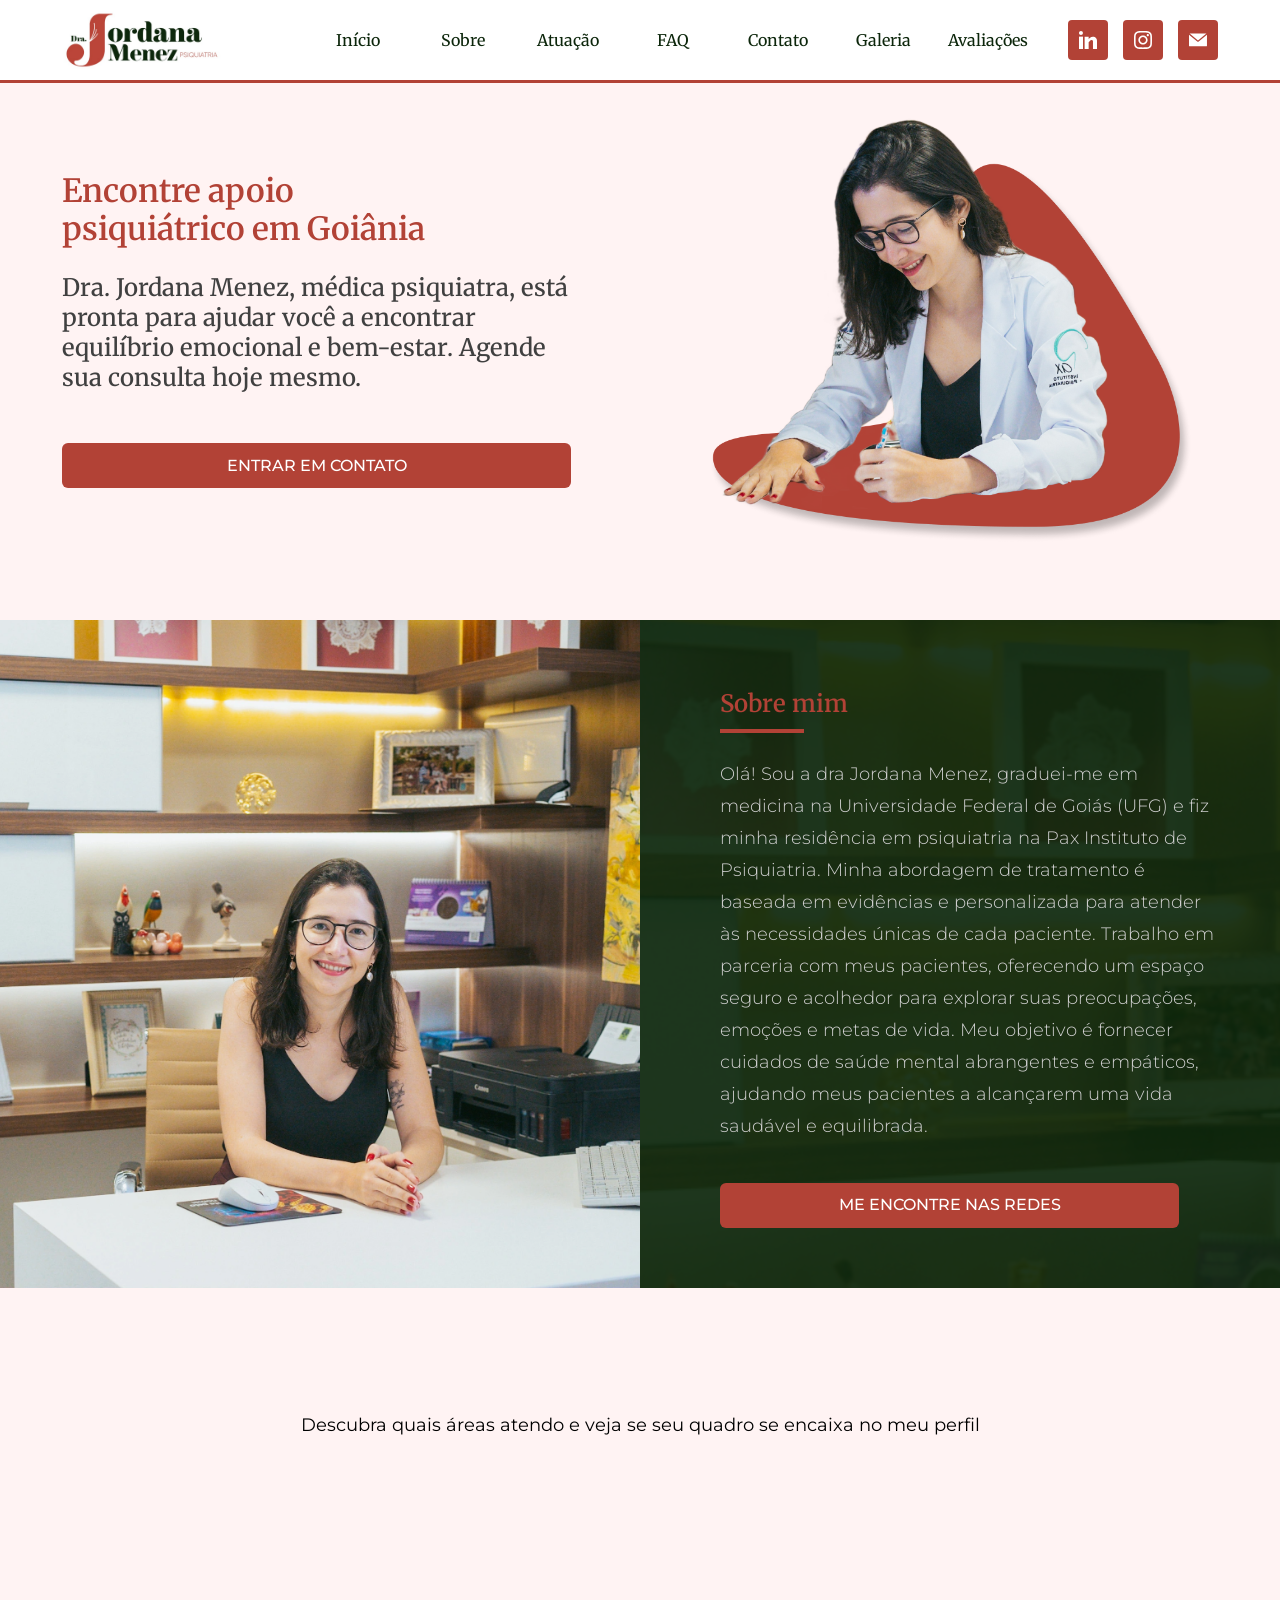
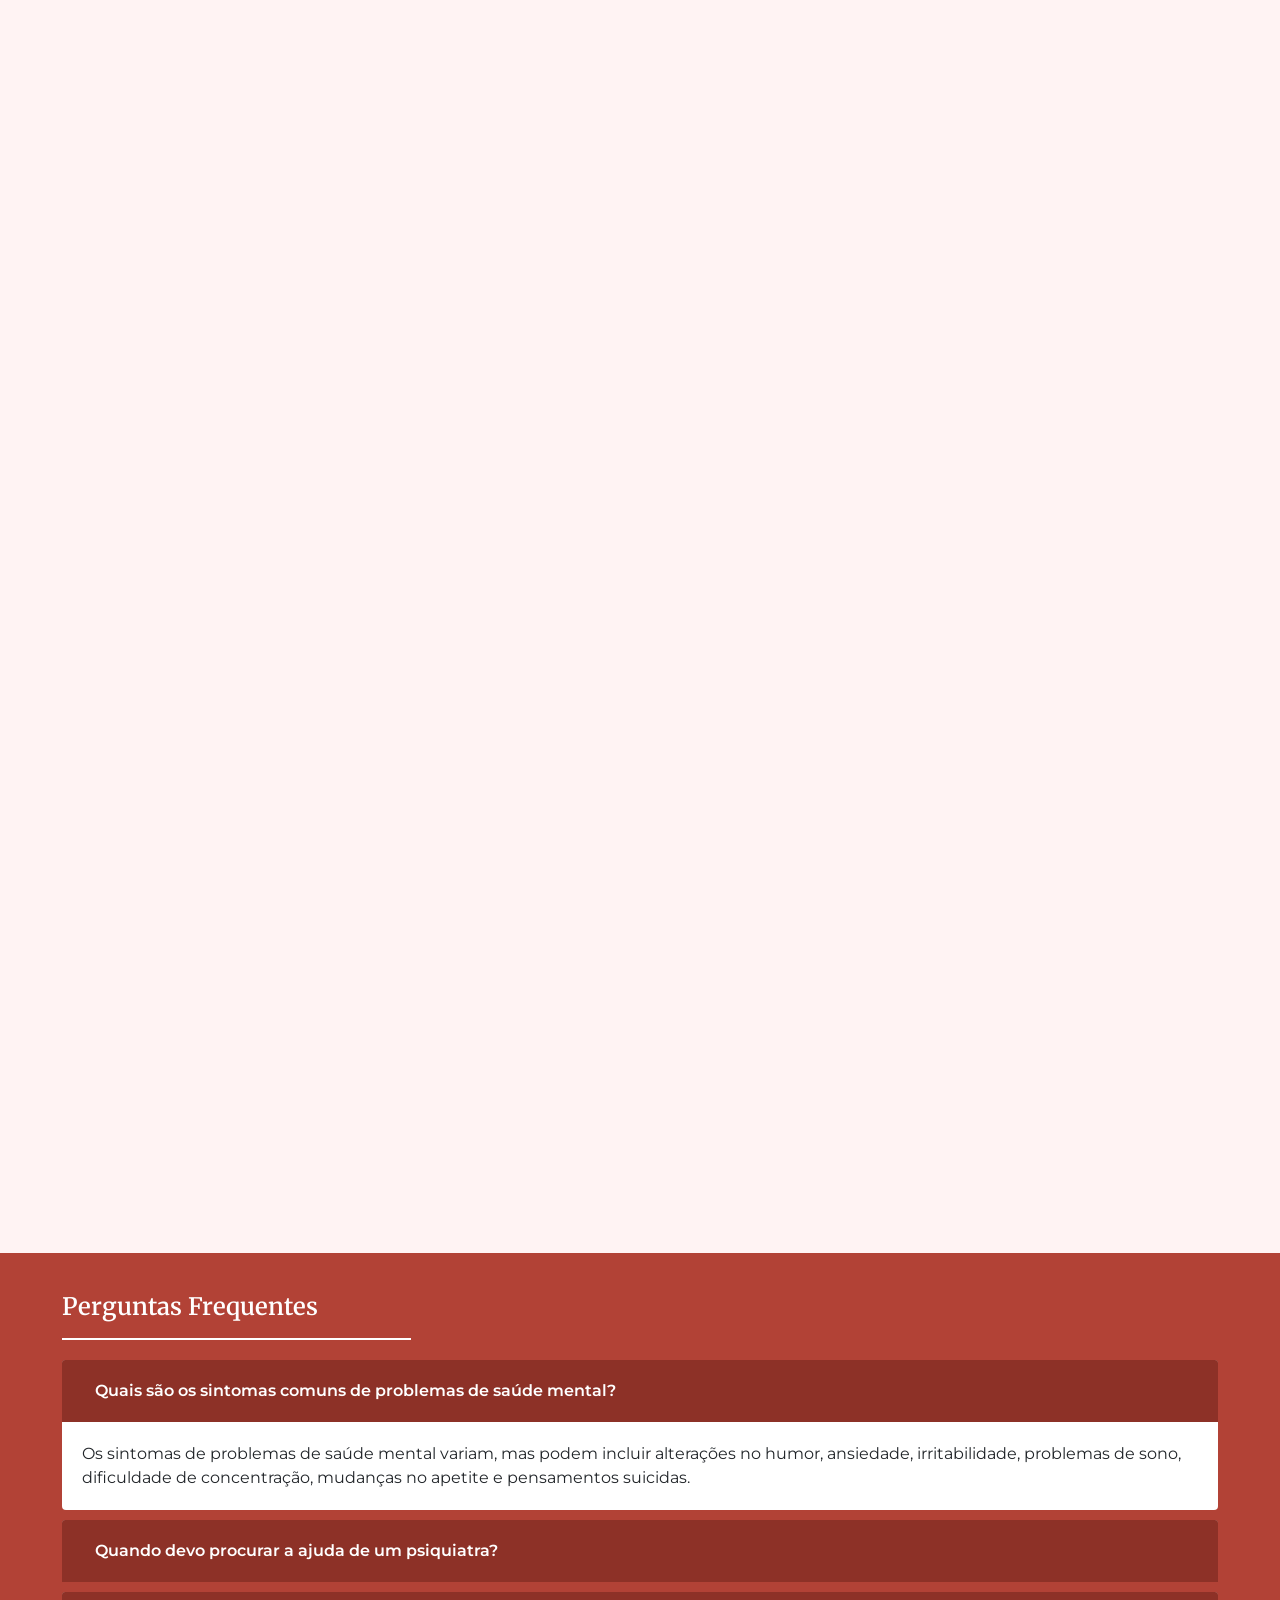
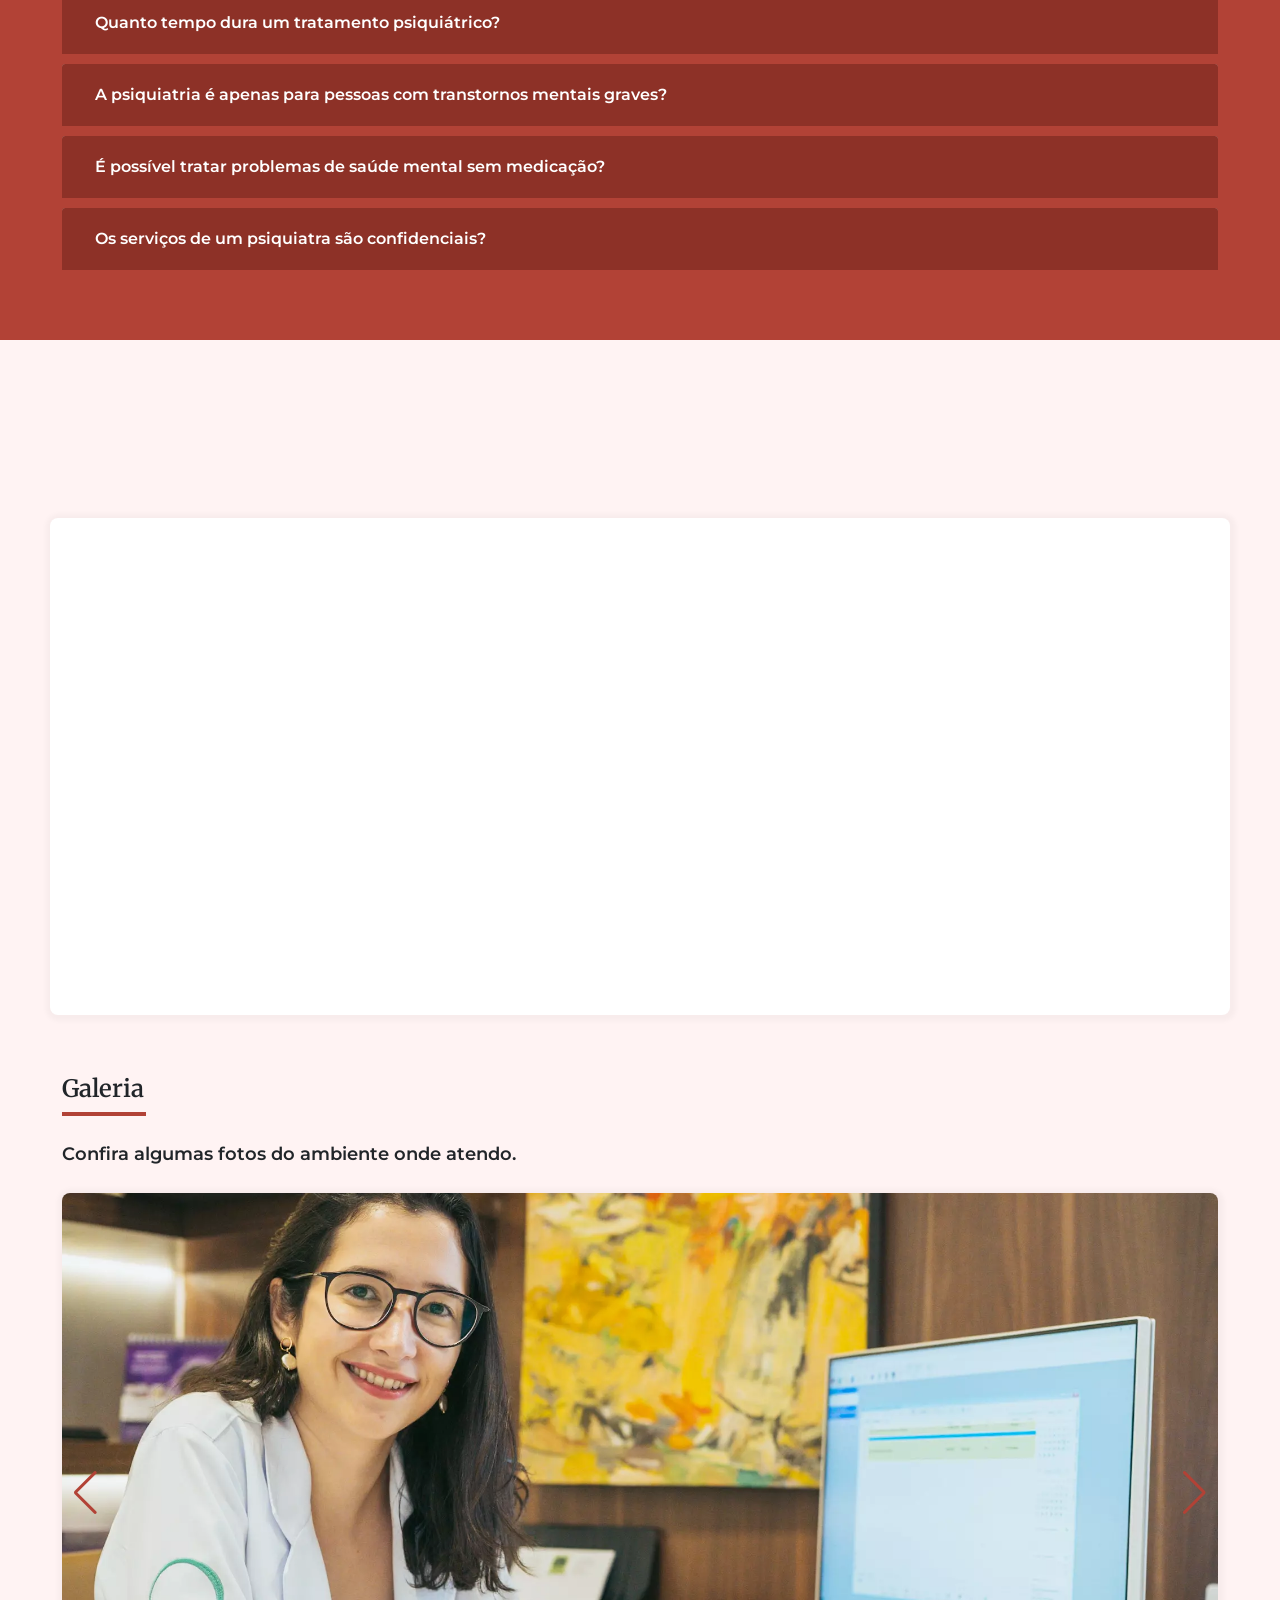
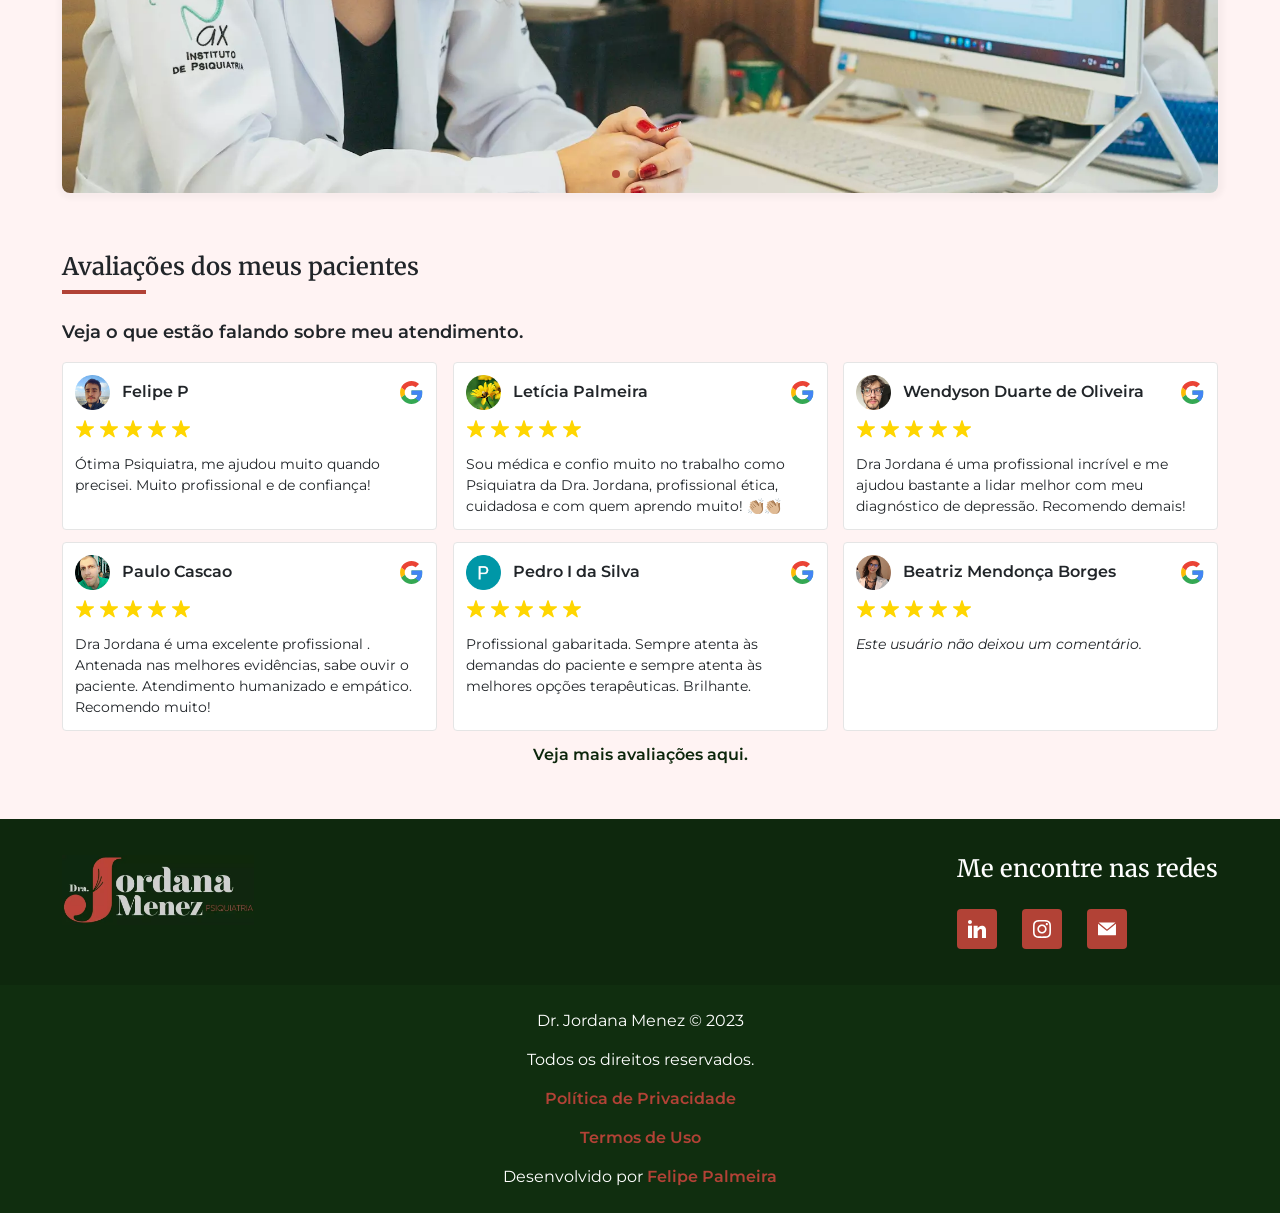
<file: index.html>
<!DOCTYPE html>
<html lang="en">
<head>
    <meta charset="UTF-8">
    <meta http-equiv="X-UA-Compatible" content="IE=edge">
    <meta name="viewport" content="width=device-width, initial-scale=1.0">
    <title>Dr. Jordana Menez - Psiquiatra</title>

    <!-- Estilos -->
    <link rel="stylesheet" href="assets/css/style.css">
    <link rel="stylesheet" href="assets/css/animation.css">
    
    <!-- Fontes -->
    <link rel="preconnect" href="https://fonts.googleapis.com">
    <link rel="preconnect" href="https://fonts.gstatic.com" crossorigin>
    <link href="https://fonts.googleapis.com/css2?family=Merriweather:ital,wght@0,300;0,400;0,700;1,300;1,400;1,700&display=swap" rel="stylesheet">
    <link rel="stylesheet" href="https://cdn.jsdelivr.net/npm/bootstrap@4.0.0/dist/css/bootstrap.min.css" integrity="sha384-Gn5384xqQ1aoWXA+058RXPxPg6fy4IWvTNh0E263XmFcJlSAwiGgFAW/dAiS6JXm" crossorigin="anonymous">

    <link rel="preconnect" href="https://fonts.googleapis.com">
    <link rel="preconnect" href="https://fonts.gstatic.com" crossorigin>
    <link href="https://fonts.googleapis.com/css2?family=Merriweather:ital,wght@0,300;0,400;0,700;1,300;1,400;1,700&family=Montserrat:ital,wght@0,200;0,300;0,400;0,500;0,600;1,200;1,300;1,400;1,500;1,600&display=swap" rel="stylesheet">

    <link rel="stylesheet" href="https://cdn.jsdelivr.net/npm/swiper@9/swiper-bundle.min.css"/>
    <link rel="icon" type="image/x-icon" href="favicon.ico">

    <!-- Scripts -->
    <script src="assets/js/script.js"></script>
    <script defer src="assets/js/animation.js"></script>
    <script src="https://code.jquery.com/jquery-3.2.1.slim.min.js" integrity="sha384-KJ3o2DKtIkvYIK3UENzmM7KCkRr/rE9/Qpg6aAZGJwFDMVNA/GpGFF93hXpG5KkN" crossorigin="anonymous"></script>
    <script src="https://cdn.jsdelivr.net/npm/popper.js@1.12.9/dist/umd/popper.min.js" integrity="sha384-ApNbgh9B+Y1QKtv3Rn7W3mgPxhU9K/ScQsAP7hUibX39j7fakFPskvXusvfa0b4Q" crossorigin="anonymous"></script>
    <script src="https://cdn.jsdelivr.net/npm/bootstrap@4.0.0/dist/js/bootstrap.min.js" integrity="sha384-JZR6Spejh4U02d8jOt6vLEHfe/JQGiRRSQQxSfFWpi1MquVdAyjUar5+76PVCmYl" crossorigin="anonymous"></script>
    <script src="https://cdn.jsdelivr.net/npm/swiper@9/swiper-bundle.min.js"></script>
</head>
<body>
    <header>
        <div class="center">
            <div class="topo-header">
                <div class="logo-header">
                    <img width="160px" src="assets/img/logo-jordana.webp" alt="Dr. Jordana Menez - Psiquiatra">
                </div>
                <nav>
                    <ul class="menu-header">
                        <a href="#section-home"><li>Início</li></a>
                        <a href="#section-sobre"><li>Sobre</li></a>
                        <a href="#section-atuacao"><li>Atuação</li></a>
                        <a href="#section-faq"><li>FAQ</li></a>
                        <a href="#section-contato"><li>Contato</li></a>
                        <a href="#section-galeria"><li>Galeria</li></a>
                        <a href="#section-avalicoes"><li>Avaliações</li></a>
                    </ul>
                    <div class="social-header">
                        <a href="https://www.linkedin.com/in/jordana-menez-867227261/" target="_blank"><img width="18px" height="18px" src="assets/img/icons/linkedin.svg" alt="Linkedin Dr. Jordana Menez"></a>
                        <a href="https://www.instagram.com/jordanamenez.psiquiatria/" target="_blank"><img width="18px" height="18px" src="assets/img/icons/instagram.svg" alt="Instagram Dr. Jordana Menez"></a>
                        <a href="mailto:jordanamenez.psiq@gmail.com" target="_blank"><img width="18px" height="18px" src="assets/img/icons/email.svg" alt="Email Dr. Jordana Menez"></a>
                    </div>
                </nav>
                <div class="btn-menu-mobile">
                    <img width="18px" height="18px" src="assets/img/icons/sandwitch.svg" alt="Menu">
                </div>
                <div class="menu-mobile">
                    <nav>
                        <ul class="menu-mobile-ul">
                            <a href="#section-home"><li>Início</li></a>
                            <a href="#section-sobre"><li>Sobre</li></a>
                            <a href="#section-atuacao"><li>Atuação</li></a>
                            <a href="#section-faq"><li>FAQ</li></a>
                            <a href="#section-contato"><li>Contato</li></a>
                            <a href="#section-galeria"><li>Galeria</li></a>
                            <a href="#section-avalicoes"><li>Avaliações</li></a>
                        </ul>
                        <hr style="margin:0;width:100%;border:1px solid #113e0f;">
                        <p style="font-weight: 600;color:#FFF;margin:0;text-align: center;">Me encontre nas redes:</p>
                        <div class="social-mobile">
                            <a href="https://www.linkedin.com/in/jordana-menez-867227261/" target="_blank"><img width="18px" height="18px" src="assets/img/icons/linkedin.svg" alt="Linkedin Dr. Jordana Menez"></a>
                            <a href="https://www.instagram.com/jordanamenez.psiquiatria/" target="_blank"><img width="18px" height="18px" src="assets/img/icons/instagram.svg" alt="Instagram Dr. Jordana Menez"></a>
                            <a href="mailto:jordanamenez.psiq@gmail.com" target="_blank"><img width="18px" height="18px" src="assets/img/icons/email.svg" alt="Email Dr. Jordana Menez"></a>
                        </div>
                    </nav>
                </div>
            </div>
        </div>
    </header>

    <div class="corpo-site" id="section-home">

        <section>
            <div class="start-home">
                <div class="center">
                    <div class="home-flex">
                        <div class="home-left">
                            <div class="title-home">
                                <h1>Encontre apoio psiquiátrico em Goiânia</h1> 
                            </div>
                            <div class="text-home">
                                <h4>Dra. Jordana Menez, médica psiquiatra, está pronta para ajudar você a encontrar equilíbrio emocional e bem-estar. Agende sua consulta hoje mesmo.</h4> 
                            </div>
                            <a data-anime="bottom" class="btn-red" href="#section-contato">ENTRAR EM CONTATO</a> 
                        </div>
                        <div class="home-right">
                            <div class="img-home">
                                <img src="assets/img/img-home.webp" alt="Jordana Menez">
                            </div>
                        </div>
                    </div>
                </div>
            </div>
        </section>

        <section id="section-sobre">
            <div class="sobre-mim">
                <div class="area-img-sobre-mim">
                    <img class="img-sobre-mim" src="assets/img/sobre-mim.webp" alt="Jordana Menez Psiquiatra">
                </div>
                <div class="area-bg-sobre-mim">
                    <img style="opacity: 0.08;" class="img-sobre-mim" src="assets/img/bg-sobre.webp" alt="Jordana Menez Psiquiatra">
                </div>
                <div class="center">
                    <div class="sobre-flex">
                        <div class="sobre-left">
                        </div>
                        <div class="sobre-right">
                            <h2>Sobre mim</h2>
                            <hr class="hr-low-red">
                            <p data-anime="right">Olá! Sou a dra Jordana Menez, graduei-me em medicina na Universidade Federal de Goiás (UFG) e fiz minha residência em psiquiatria na Pax Instituto de Psiquiatria. Minha abordagem de tratamento é baseada em evidências e personalizada para atender às necessidades únicas de cada paciente. Trabalho em parceria com meus pacientes, oferecendo um espaço seguro e acolhedor para explorar suas preocupações, emoções e metas de vida. Meu objetivo é fornecer cuidados de saúde mental abrangentes e empáticos, ajudando meus pacientes a alcançarem uma vida saudável e equilibrada.</p> 
                            <a data-anime="right" class="btn-red" href="#section-contato">ME ENCONTRE NAS REDES</a> 
                        </div>
                    </div>
                </div>
            </div>
        </section>

        <section id="section-atuacao">
            <div class="areas-atuacao">
                <div class="center">
                    <div class="atuacao">
                        <h2 data-anime="top">Áreas de atuação</h2>
                        <p>Descubra quais áreas atendo e veja se seu quadro se encaixa no meu perfil</p>
                    </div>                        
                    <div data-anime="left" class="lista-atuacao">
                        <a href="/paginas/transtorno-depressao-maior.html" class="atuacao-item">
                            <h4>Transtorno depressão maior</h4>
                            <hr class="hr-low-red">
                            <p>Uma condição de saúde mental caracterizada por tristeza persistente, perda de interesse, falta de energia e outros sintomas que afetam negativamente o funcionamento diário.</p>
                        </a>
                        <a href="/paginas/transtorno-afetivo-bipolar.html" class="atuacao-item">
                            <h4>Transtorno afetivo bipolar</h4>
                            <hr class="hr-low-red">
                            <p>Condição mental com episódios de humor extremo alternando entre mania (euforia, energia elevada) e depressão (tristeza profunda). Requer diagnóstico e tratamento profissional para gerenciar os episódios de forma adequada.</p>
                        </a>
                        <a href="/paginas/transtornos-ansiosos.html" class="atuacao-item">
                            <h4>Transtornos ansiosos</h4>
                            <hr class="hr-low-red">
                            <p>Condições de saúde mental com experiência persistente e excessiva de ansiedade, acompanhada por preocupações intensas, medos irracionais e sintomas físicos.</p>
                        </a>
                    </div>
                    <div data-anime="right" class="lista-atuacao">
                        <a href="/paginas/toc.html" class="atuacao-item">
                            <h4>Transtorno obsessivo compulsivo (TOC)</h4>
                            <hr class="hr-low-red">
                            <p>Condição de saúde mental caracterizada por pensamentos intrusivos persistentes e preocupações obsessivas, que levam a comportamentos repetitivos e rituais compulsivos.</p>
                        </a>
                        <a href="/paginas/esquizofrenia.html" class="atuacao-item">
                            <h4>Esquizofrenia e outros transtornos psicóticos</h4>
                            <hr class="hr-low-red">
                            <p>Condições de saúde mental com alterações no pensamento, percepção, emoção e comportamento. Podem incluir alucinações, delírios e dificuldade em distinguir realidade e fantasia.</p>
                        </a>
                        <a href="/paginas/transtornos-alimentares.html" class="atuacao-item">
                            <h4>Transtornos alimentares</h4>
                            <hr class="hr-low-red">
                            <p>Condições de saúde mental com comportamentos e pensamentos prejudiciais sobre alimentação e imagem corporal. Exemplos: anorexia nervosa, bulimia nervosa e transtorno da compulsão alimentar periódica (TCAP).</p>
                        </a>
                    </div>
                    <div data-anime="left" class="lista-atuacao">
                        <a href="/paginas/dependecias-alcoolica-e-quimica.html" class="atuacao-item">
                            <h4>Dependências alcoólica e química</h4>
                            <hr class="hr-low-red">
                            <p>Condições em que há dependência física e psicológica do álcool ou substâncias químicas, resultando em consumo compulsivo e descontrolado. Afetam negativamente a vida diária, relacionamentos e saúde geral.</p>
                        </a>
                        <a href="/paginas/reacoes-ao-estresse-e-luto.html" class="atuacao-item">
                            <h4>Reações ao estresse e luto</h4>
                            <hr class="hr-low-red">
                            <p>Experiências emocionais comuns. Reações ao estresse envolvem respostas físicas, mentais e emocionais em situações estressantes. O luto é o processo de adaptação emocional após a perda de algo significativo.</p>
                        </a>
                        <a href="/paginas/deficit-de-atencao-e-hiperatividade.html" class="atuacao-item">
                            <h4>Déficit de atenção e hiperatividade</h4>
                            <hr class="hr-low-red">
                            <p>Transtorno neurobiológico com sintomas de desatenção, hiperatividade e impulsividade. Pode afetar crianças, adolescentes e adultos. Requer tratamento que combina terapia comportamental, estratégias educacionais e, às vezes, medicamentos.</p>
                        </a>
                    </div>
                    <div data-anime="right" class="lista-atuacao">
                        <a href="/paginas/transtorno-espectro-autista.html" class="atuacao-item">
                            <h4>Transtorno espectro autista (TEA)</h4>
                            <hr class="hr-low-red">
                            <p>Condição que afeta comunicação, interação social e comportamento. Caracterizada por dificuldades sociais, comportamentos repetitivos e interesses restritos. Requer tratamento e apoio para desenvolver habilidades sociais e de comunicação.</p>
                        </a>
                        <a href="/paginas/transtornos-de-personalidade.html" class="atuacao-item">
                            <h4>Transtornos de personalidade</h4>
                            <hr class="hr-low-red">
                            <p>Condições de saúde mental com padrões rígidos e disfuncionais de pensamentos, emoções e comportamento. Podem envolver dificuldades interpessoais, instabilidade emocional e impulsividade. O tratamento envolve terapia para melhorar a qualidade de vida.</p>
                        </a>
                        <a href="/paginas/transtornos-de-sexualidade.html" class="atuacao-item">
                            <h4>Transtornos de sexualidade</h4>
                            <hr class="hr-low-red">
                            <p>Condições de saúde mental com comportamentos e atrações sexuais disfuncionais. Podem incluir disfunção erétil, transtorno de desejo sexual, identidade de gênero e parafilias. Requerem tratamento terapêutico.</p>
                        </a>
                    </div>

                    <div data-anime="top" class="lista-atuacao">
                        <div class="link-transtornos">
                            <a href="#">Saiba mais sobre os tipos de transtornos</a>
                        </div>
                    </div>
                </div>
            </div>
        </section>

        <section id="section-faq">
            <div class="faq">
                <div class="center">
                    <div class="area-faq">

                        <div class="area-faq-topo">
                            <h2>Perguntas Frequentes</h2>
                            <hr>
                        </div>

                        <div id="accordion">
                            <div class="card">
                                <div class="card-header" id="headingOne">
                                    <h5 class="mb-0">
                                        <button class="btn btn-link" data-toggle="collapse" data-target="#collapseOne" aria-expanded="true" aria-controls="collapseOne">
                                            Quais são os sintomas comuns de problemas de saúde mental?
                                        </button>
                                    </h5>
                                </div>
                                <div id="collapseOne" class="collapse show" aria-labelledby="headingOne" data-parent="#accordion">
                                    <div class="card-body">
                                        Os sintomas de problemas de saúde mental variam, mas podem incluir alterações no humor, ansiedade, irritabilidade, problemas de sono, dificuldade de concentração, mudanças no apetite e pensamentos suicidas.
                                    </div>
                                </div>
                            </div>

                            <div class="card">
                                <div class="card-header" id="headingTwo">
                                    <h5 class="mb-0">
                                        <button class="btn btn-link collapsed" data-toggle="collapse" data-target="#collapseTwo" aria-expanded="false" aria-controls="collapseTwo">
                                            Quando devo procurar a ajuda de um psiquiatra?
                                        </button>
                                    </h5>
                                </div>
                                <div id="collapseTwo" class="collapse" aria-labelledby="headingTwo" data-parent="#accordion">
                                    <div class="card-body">
                                        Você deve considerar buscar ajuda se estiver enfrentando dificuldades de sono, irritabilidade ou tristeza excessivas, pensamentos de morte, descontrole com gastos, bem como outras alterações que impactem na qualidade de vida.
                                    </div>
                                </div>
                            </div>

                            <!-- <div class="card">
                                <div class="card-header" id="headingThree">
                                    <h5 class="mb-0">
                                        <button class="btn btn-link collapsed" data-toggle="collapse" data-target="#collapseThree" aria-expanded="false" aria-controls="collapseThree">
                                            Quais são os tipos de tratamentos oferecidos pela psiquiatria?
                                        </button>
                                    </h5>
                                </div>
                                <div id="collapseThree" class="collapse" aria-labelledby="headingThree" data-parent="#accordion">
                                    <div class="card-body">
                                        A psiquiatria oferece uma variedade de tratamentos, incluindo psicoterapia, medicação, terapia cognitivo-comportamental, terapia de grupo e abordagens complementares, como a terapia ocupacional.
                                    </div>
                                </div>
                            </div> -->

                            <div class="card">
                                <div class="card-header" id="headingFour">
                                    <h5 class="mb-0">
                                        <button class="btn btn-link collapsed" data-toggle="collapse" data-target="#collapseFour" aria-expanded="false" aria-controls="collapseFour">
                                            Quanto tempo dura um tratamento psiquiátrico?
                                        </button>
                                    </h5>
                                </div>
                                <div id="collapseFour" class="collapse" aria-labelledby="headingFour" data-parent="#accordion">
                                    <div class="card-body">
                                        A duração do tratamento psiquiátrico varia de acordo com a gravidade do problema e as necessidades individuais. Pode ser de curto prazo para questões específicas ou de longo prazo para condições crônicas.
                                    </div>
                                </div>
                            </div>

                             <div class="card">
                                <div class="card-header" id="headingFive">
                                    <h5 class="mb-0">
                                        <button class="btn btn-link collapsed" data-toggle="collapse" data-target="#collapseFive" aria-expanded="false" aria-controls="collapseFive">
                                            A psiquiatria é apenas para pessoas com transtornos mentais graves?
                                        </button>
                                    </h5>
                                </div>
                                <div id="collapseFive" class="collapse" aria-labelledby="headingFive" data-parent="#accordion">
                                    <div class="card-body">
                                        Não, a psiquiatria é para pessoas com uma ampla gama de problemas de saúde mental, desde questões mais leves até transtornos mais graves. Um psiquiatra pode ajudar em diversas situações.
                                    </div>
                                </div>
                            </div>

                            <div class="card">
                                <div class="card-header" id="headingSix">
                                    <h5 class="mb-0">
                                        <button class="btn btn-link collapsed" data-toggle="collapse" data-target="#collapseSix" aria-expanded="false" aria-controls="collapseSix">
                                            É possível tratar problemas de saúde mental sem medicação?
                                        </button>
                                    </h5>
                                </div>
                                <div id="collapseSix" class="collapse" aria-labelledby="headingSix" data-parent="#accordion">
                                    <div class="card-body">
                                        Sim, o tratamento de problemas de saúde mental não se limita apenas à medicação. A terapia psicológica, como a psicoterapia, pode ser eficaz para muitas condições, e abordagens complementares, como mudanças no estilo de vida, também podem desempenhar um papel importante.
                                    </div>
                                </div>
                            </div>

                            <div class="card">
                                <div class="card-header" id="headingSeven">
                                    <h5 class="mb-0">
                                        <button class="btn btn-link collapsed" data-toggle="collapse" data-target="#collapseSeven" aria-expanded="false" aria-controls="collapseSeven">
                                            Os serviços de um psiquiatra são confidenciais?
                                        </button>
                                    </h5>
                                </div>
                                <div id="collapseSeven" class="collapse" aria-labelledby="headingSeven" data-parent="#accordion">
                                    <div class="card-body">
                                        Sim, os psiquiatras estão comprometidos com a confidencialidade dos pacientes. As informações compartilhadas durante as sessões são protegidas por lei, a menos que haja risco iminente para a segurança do paciente ou de terceiros.
                                    </div>
                                </div>
                            </div>
                        </div>

                    </div>
                </div>
            </div>
        </section>

        <section id="section-contato">
            <div class="area-contato">
                <div class="center">
                    <div class="contato-topo" data-anime="left">
                        <h2>Contato</h2>
                        <hr class="hr-low-red">
                        <p>Mande uma mensagem que entrarei em contato assim que possível!</p>
                    </div>
                    <div class="contato-flex">
                        <!-- <div class="contato-left">
                            <form class="form-contato" action="https://formsubmit.co/jordanamenez.psiq@gmail.com" method="POST">
                                <div class="input-form">
                                    <label for="nome">Nome:</label>
                                    <input class="input-field" type="text" name="Nome" id="nome">
                                </div>
                                <div class="input-form">
                                    <label for="email">Email:</label>
                                    <input class="input-field" type="email" name="Email" id="email">
                                </div>
                                <div class="input-form">
                                    <label for="telefone">Telefone:</label>
                                    <input class="input-field" type="telefone" name="Telefone" id="telefone">
                                </div>
                                <div class="input-form">
                                    <label for="mensagem">Mensagem:</label>
                                    <textarea class="input-field" type="text" name="Mensagem" id="mensagem"></textarea>
                                </div>
                                
                                <input type="hidden" name="_subject" value="Novo Contato!">
                                <input type="text" name="_honey" style="display:none;">
                                <input type="hidden" name="_captcha" value="false">
                                <input type="hidden" name="_next" value="https://drjordanamenez.com.br/">

                                <div class="input-form">
                                    <input class="input-submit" type="submit" value="ENVIAR MENSAGEM">
                                </div>

                            </form>
                        </div> -->
                        <div class="contato-right" data-anime="right">
                            <div class="clinica-item">
                                <h4>Medicorum</h4>
                                <hr class="hr-green-low">
                                <div class="clinica-option">
                                    <img src="assets/img/icons/tel.png" width="30px" height="30px" alt="Telefone">
                                    <div class="option-txt">(62) 3087-0626</div>
                                </div>
                                <div class="clinica-option">
                                    <img src="assets/img/icons/local.png" width="30px" height="30px" alt="Local">
                                    <div class="option-txt">R. C-139, 853 - Quadra 341 - Jardim América, Goiânia - GO, 74275-070</div>
                                </div>
                            </div>
                            <div class="clinica-item">
                                <h4>SêMente Psiquiatria</h4>
                                <hr class="hr-green-low">
                                <div class="clinica-option">
                                    <img src="assets/img/icons/tel.png" width="30px" height="30px" alt="Telefone">
                                    <div class="option-txt">(62) 99364-8167</div>
                                </div>
                                <div class="clinica-option">
                                    <img src="assets/img/icons/local.png" width="30px" height="30px" alt="Local">
                                    <div class="option-txt">R. 112, n° 295 - St. Sul, Goiânia - GO, 74085-150</div>
                                </div>
                            </div>
                            <div class="crm-contato">
                                <a href="https://www.instagram.com/jordanamenez.psiquiatria/" target="_blank">
                                    <div class="ig-contato">
                                        <img src="assets/img/icons/instagram.svg" width="20px" height="20px" alt="CRM">
                                    </div>
                                    <span>
                                        jordanamenez.psiquiatria
                                    </span>
                                </a>
                                <div>
                                    CRM-GO 24057 | RQE 16992
                                </div>
                            </div>
                        </div>
                    </div>
                </div>
            </div>
        </section>

        <section id="section-galeria">
            <div class="center">
                <div class="galeria-topo">
                    <h2>Galeria</h2>
                    <hr class="hr-low-red">
                    <p>Confira algumas fotos do ambiente onde atendo.</p>
                </div>
                <div class="area-galeria">
                    <div class="swiper mySwiper">
                        <div class="swiper-wrapper">
                            <div class="swiper-slide">
                                <div class="img-slide">
                                    <img src="jordana/fotos/1.webp" alt="Jordana">
                                </div>
                            </div>
                            <div class="swiper-slide">
                                <div class="img-slide">
                                    <img src="jordana/fotos/2.webp" alt="Jordana">
                                </div>
                            </div>
                            <div class="swiper-slide">
                                <div class="img-slide">
                                    <img src="jordana/fotos/3.webp" alt="Jordana">
                                </div>
                            </div>
                            <div class="swiper-slide">
                                <div class="img-slide">
                                    <img src="jordana/fotos/4.webp" alt="Jordana">
                                </div>
                            </div>
                        </div>
                        <div class="swiper-button-next"></div>
                        <div class="swiper-button-prev"></div>
                        <div class="swiper-pagination"></div>
                    </div>
                </div>
            </div>
        </section>

        <section id="section-avalicoes">
            <div class="center">
                <div class="avaliacoes-topo">
                    <h2>Avaliações dos meus pacientes</h1>
                    <hr class="hr-low-red">
                    <p>Veja o que estão falando sobre meu atendimento.</p>
                </div>
                <div class="avalicoes-google">
                    <div class="avaliacao-item">
                        <div class="avaliacao-topo">
                            <div class="avaliacao-topo-img-nome">
                                <img width="35px" height="35px" src="assets/img/avalicoes/avaliacao1.webp" alt="Avaliação">
                                <div class="avaliacoes-topo-nome">
                                    Felipe P
                                </div>
                            </div>
                            <svg width="25px" height="25px" xmlns="http://www.w3.org/2000/svg" xmlns:xlink="http://www.w3.org/1999/xlink" viewBox="0 0 48 48"><defs><path id="a" d="M44.5 20H24v8.5h11.8C34.7 33.9 30.1 37 24 37c-7.2 0-13-5.8-13-13s5.8-13 13-13c3.1 0 5.9 1.1 8.1 2.9l6.4-6.4C34.6 4.1 29.6 2 24 2 11.8 2 2 11.8 2 24s9.8 22 22 22c11 0 21-8 21-22 0-1.3-.2-2.7-.5-4z"/></defs><clipPath id="b"><use xlink:href="#a" overflow="visible"/></clipPath><path clip-path="url(#b)" fill="#FBBC05" d="M0 37V11l17 13z"/><path clip-path="url(#b)" fill="#EA4335" d="M0 11l17 13 7-6.1L48 14V0H0z"/><path clip-path="url(#b)" fill="#34A853" d="M0 37l30-23 7.9 1L48 0v48H0z"/><path clip-path="url(#b)" fill="#4285F4" d="M48 48L17 24l-4-3 35-10z"/></svg>
                        </div>
                        <div class="avaliacao-texto">
                            <div>
                                <svg width="20" height="18" viewBox="0 0 31 29" fill="none" xmlns="http://www.w3.org/2000/svg">
                                    <path d="M14.5489 0.927048C14.8483 0.00573727 16.1517 0.00573998 16.4511 0.927051L19.2045 9.40122C19.3384 9.81324 19.7223 10.0922 20.1555 10.0922L29.0658 10.0922C30.0345 10.0922 30.4373 11.3318 29.6536 11.9012L22.445 17.1385C22.0945 17.3932 21.9479 17.8446 22.0818 18.2566L24.8352 26.7308C25.1345 27.6521 24.0801 28.4182 23.2963 27.8488L16.0878 22.6115C15.7373 22.3568 15.2627 22.3568 14.9122 22.6115L7.70365 27.8488C6.91994 28.4182 5.86546 27.6521 6.16481 26.7307L8.91824 18.2566C9.05211 17.8446 8.90545 17.3932 8.55497 17.1385L1.34641 11.9012C0.562692 11.3318 0.96547 10.0922 1.93419 10.0922L10.8445 10.0922C11.2777 10.0922 11.6616 9.81324 11.7955 9.40122L14.5489 0.927048Z" fill="#FFD600"/>
                                </svg>
                                <svg width="20" height="18" viewBox="0 0 31 29" fill="none" xmlns="http://www.w3.org/2000/svg">
                                    <path d="M14.5489 0.927048C14.8483 0.00573727 16.1517 0.00573998 16.4511 0.927051L19.2045 9.40122C19.3384 9.81324 19.7223 10.0922 20.1555 10.0922L29.0658 10.0922C30.0345 10.0922 30.4373 11.3318 29.6536 11.9012L22.445 17.1385C22.0945 17.3932 21.9479 17.8446 22.0818 18.2566L24.8352 26.7308C25.1345 27.6521 24.0801 28.4182 23.2963 27.8488L16.0878 22.6115C15.7373 22.3568 15.2627 22.3568 14.9122 22.6115L7.70365 27.8488C6.91994 28.4182 5.86546 27.6521 6.16481 26.7307L8.91824 18.2566C9.05211 17.8446 8.90545 17.3932 8.55497 17.1385L1.34641 11.9012C0.562692 11.3318 0.96547 10.0922 1.93419 10.0922L10.8445 10.0922C11.2777 10.0922 11.6616 9.81324 11.7955 9.40122L14.5489 0.927048Z" fill="#FFD600"/>
                                </svg>
                                <svg width="20" height="18" viewBox="0 0 31 29" fill="none" xmlns="http://www.w3.org/2000/svg">
                                    <path d="M14.5489 0.927048C14.8483 0.00573727 16.1517 0.00573998 16.4511 0.927051L19.2045 9.40122C19.3384 9.81324 19.7223 10.0922 20.1555 10.0922L29.0658 10.0922C30.0345 10.0922 30.4373 11.3318 29.6536 11.9012L22.445 17.1385C22.0945 17.3932 21.9479 17.8446 22.0818 18.2566L24.8352 26.7308C25.1345 27.6521 24.0801 28.4182 23.2963 27.8488L16.0878 22.6115C15.7373 22.3568 15.2627 22.3568 14.9122 22.6115L7.70365 27.8488C6.91994 28.4182 5.86546 27.6521 6.16481 26.7307L8.91824 18.2566C9.05211 17.8446 8.90545 17.3932 8.55497 17.1385L1.34641 11.9012C0.562692 11.3318 0.96547 10.0922 1.93419 10.0922L10.8445 10.0922C11.2777 10.0922 11.6616 9.81324 11.7955 9.40122L14.5489 0.927048Z" fill="#FFD600"/>
                                </svg>
                                <svg width="20" height="18" viewBox="0 0 31 29" fill="none" xmlns="http://www.w3.org/2000/svg">
                                    <path d="M14.5489 0.927048C14.8483 0.00573727 16.1517 0.00573998 16.4511 0.927051L19.2045 9.40122C19.3384 9.81324 19.7223 10.0922 20.1555 10.0922L29.0658 10.0922C30.0345 10.0922 30.4373 11.3318 29.6536 11.9012L22.445 17.1385C22.0945 17.3932 21.9479 17.8446 22.0818 18.2566L24.8352 26.7308C25.1345 27.6521 24.0801 28.4182 23.2963 27.8488L16.0878 22.6115C15.7373 22.3568 15.2627 22.3568 14.9122 22.6115L7.70365 27.8488C6.91994 28.4182 5.86546 27.6521 6.16481 26.7307L8.91824 18.2566C9.05211 17.8446 8.90545 17.3932 8.55497 17.1385L1.34641 11.9012C0.562692 11.3318 0.96547 10.0922 1.93419 10.0922L10.8445 10.0922C11.2777 10.0922 11.6616 9.81324 11.7955 9.40122L14.5489 0.927048Z" fill="#FFD600"/>
                                </svg>
                                <svg width="20" height="18" viewBox="0 0 31 29" fill="none" xmlns="http://www.w3.org/2000/svg">
                                    <path d="M14.5489 0.927048C14.8483 0.00573727 16.1517 0.00573998 16.4511 0.927051L19.2045 9.40122C19.3384 9.81324 19.7223 10.0922 20.1555 10.0922L29.0658 10.0922C30.0345 10.0922 30.4373 11.3318 29.6536 11.9012L22.445 17.1385C22.0945 17.3932 21.9479 17.8446 22.0818 18.2566L24.8352 26.7308C25.1345 27.6521 24.0801 28.4182 23.2963 27.8488L16.0878 22.6115C15.7373 22.3568 15.2627 22.3568 14.9122 22.6115L7.70365 27.8488C6.91994 28.4182 5.86546 27.6521 6.16481 26.7307L8.91824 18.2566C9.05211 17.8446 8.90545 17.3932 8.55497 17.1385L1.34641 11.9012C0.562692 11.3318 0.96547 10.0922 1.93419 10.0922L10.8445 10.0922C11.2777 10.0922 11.6616 9.81324 11.7955 9.40122L14.5489 0.927048Z" fill="#FFD600"/>
                                </svg>
                            </div>
                            <div>Ótima Psiquiatra, me ajudou muito quando precisei. Muito profissional e de confiança!</div>
                        </div>
                    </div>

                    <div class="avaliacao-item">
                        <div class="avaliacao-topo">
                            <div class="avaliacao-topo-img-nome">
                                <img width="35px" height="35px" src="assets/img/avalicoes/avaliacao2.webp" alt="Avaliação">
                                <div class="avaliacoes-topo-nome">
                                    Letícia Palmeira
                                </div>
                            </div>
                            <svg width="25px" height="25px" xmlns="http://www.w3.org/2000/svg" xmlns:xlink="http://www.w3.org/1999/xlink" viewBox="0 0 48 48"><defs><path id="a" d="M44.5 20H24v8.5h11.8C34.7 33.9 30.1 37 24 37c-7.2 0-13-5.8-13-13s5.8-13 13-13c3.1 0 5.9 1.1 8.1 2.9l6.4-6.4C34.6 4.1 29.6 2 24 2 11.8 2 2 11.8 2 24s9.8 22 22 22c11 0 21-8 21-22 0-1.3-.2-2.7-.5-4z"/></defs><clipPath id="b"><use xlink:href="#a" overflow="visible"/></clipPath><path clip-path="url(#b)" fill="#FBBC05" d="M0 37V11l17 13z"/><path clip-path="url(#b)" fill="#EA4335" d="M0 11l17 13 7-6.1L48 14V0H0z"/><path clip-path="url(#b)" fill="#34A853" d="M0 37l30-23 7.9 1L48 0v48H0z"/><path clip-path="url(#b)" fill="#4285F4" d="M48 48L17 24l-4-3 35-10z"/></svg>
                        </div>
                        <div class="avaliacao-texto">
                            <div>
                                <svg width="20" height="18" viewBox="0 0 31 29" fill="none" xmlns="http://www.w3.org/2000/svg">
                                    <path d="M14.5489 0.927048C14.8483 0.00573727 16.1517 0.00573998 16.4511 0.927051L19.2045 9.40122C19.3384 9.81324 19.7223 10.0922 20.1555 10.0922L29.0658 10.0922C30.0345 10.0922 30.4373 11.3318 29.6536 11.9012L22.445 17.1385C22.0945 17.3932 21.9479 17.8446 22.0818 18.2566L24.8352 26.7308C25.1345 27.6521 24.0801 28.4182 23.2963 27.8488L16.0878 22.6115C15.7373 22.3568 15.2627 22.3568 14.9122 22.6115L7.70365 27.8488C6.91994 28.4182 5.86546 27.6521 6.16481 26.7307L8.91824 18.2566C9.05211 17.8446 8.90545 17.3932 8.55497 17.1385L1.34641 11.9012C0.562692 11.3318 0.96547 10.0922 1.93419 10.0922L10.8445 10.0922C11.2777 10.0922 11.6616 9.81324 11.7955 9.40122L14.5489 0.927048Z" fill="#FFD600"/>
                                </svg>
                                <svg width="20" height="18" viewBox="0 0 31 29" fill="none" xmlns="http://www.w3.org/2000/svg">
                                    <path d="M14.5489 0.927048C14.8483 0.00573727 16.1517 0.00573998 16.4511 0.927051L19.2045 9.40122C19.3384 9.81324 19.7223 10.0922 20.1555 10.0922L29.0658 10.0922C30.0345 10.0922 30.4373 11.3318 29.6536 11.9012L22.445 17.1385C22.0945 17.3932 21.9479 17.8446 22.0818 18.2566L24.8352 26.7308C25.1345 27.6521 24.0801 28.4182 23.2963 27.8488L16.0878 22.6115C15.7373 22.3568 15.2627 22.3568 14.9122 22.6115L7.70365 27.8488C6.91994 28.4182 5.86546 27.6521 6.16481 26.7307L8.91824 18.2566C9.05211 17.8446 8.90545 17.3932 8.55497 17.1385L1.34641 11.9012C0.562692 11.3318 0.96547 10.0922 1.93419 10.0922L10.8445 10.0922C11.2777 10.0922 11.6616 9.81324 11.7955 9.40122L14.5489 0.927048Z" fill="#FFD600"/>
                                </svg>
                                <svg width="20" height="18" viewBox="0 0 31 29" fill="none" xmlns="http://www.w3.org/2000/svg">
                                    <path d="M14.5489 0.927048C14.8483 0.00573727 16.1517 0.00573998 16.4511 0.927051L19.2045 9.40122C19.3384 9.81324 19.7223 10.0922 20.1555 10.0922L29.0658 10.0922C30.0345 10.0922 30.4373 11.3318 29.6536 11.9012L22.445 17.1385C22.0945 17.3932 21.9479 17.8446 22.0818 18.2566L24.8352 26.7308C25.1345 27.6521 24.0801 28.4182 23.2963 27.8488L16.0878 22.6115C15.7373 22.3568 15.2627 22.3568 14.9122 22.6115L7.70365 27.8488C6.91994 28.4182 5.86546 27.6521 6.16481 26.7307L8.91824 18.2566C9.05211 17.8446 8.90545 17.3932 8.55497 17.1385L1.34641 11.9012C0.562692 11.3318 0.96547 10.0922 1.93419 10.0922L10.8445 10.0922C11.2777 10.0922 11.6616 9.81324 11.7955 9.40122L14.5489 0.927048Z" fill="#FFD600"/>
                                </svg>
                                <svg width="20" height="18" viewBox="0 0 31 29" fill="none" xmlns="http://www.w3.org/2000/svg">
                                    <path d="M14.5489 0.927048C14.8483 0.00573727 16.1517 0.00573998 16.4511 0.927051L19.2045 9.40122C19.3384 9.81324 19.7223 10.0922 20.1555 10.0922L29.0658 10.0922C30.0345 10.0922 30.4373 11.3318 29.6536 11.9012L22.445 17.1385C22.0945 17.3932 21.9479 17.8446 22.0818 18.2566L24.8352 26.7308C25.1345 27.6521 24.0801 28.4182 23.2963 27.8488L16.0878 22.6115C15.7373 22.3568 15.2627 22.3568 14.9122 22.6115L7.70365 27.8488C6.91994 28.4182 5.86546 27.6521 6.16481 26.7307L8.91824 18.2566C9.05211 17.8446 8.90545 17.3932 8.55497 17.1385L1.34641 11.9012C0.562692 11.3318 0.96547 10.0922 1.93419 10.0922L10.8445 10.0922C11.2777 10.0922 11.6616 9.81324 11.7955 9.40122L14.5489 0.927048Z" fill="#FFD600"/>
                                </svg>
                                <svg width="20" height="18" viewBox="0 0 31 29" fill="none" xmlns="http://www.w3.org/2000/svg">
                                    <path d="M14.5489 0.927048C14.8483 0.00573727 16.1517 0.00573998 16.4511 0.927051L19.2045 9.40122C19.3384 9.81324 19.7223 10.0922 20.1555 10.0922L29.0658 10.0922C30.0345 10.0922 30.4373 11.3318 29.6536 11.9012L22.445 17.1385C22.0945 17.3932 21.9479 17.8446 22.0818 18.2566L24.8352 26.7308C25.1345 27.6521 24.0801 28.4182 23.2963 27.8488L16.0878 22.6115C15.7373 22.3568 15.2627 22.3568 14.9122 22.6115L7.70365 27.8488C6.91994 28.4182 5.86546 27.6521 6.16481 26.7307L8.91824 18.2566C9.05211 17.8446 8.90545 17.3932 8.55497 17.1385L1.34641 11.9012C0.562692 11.3318 0.96547 10.0922 1.93419 10.0922L10.8445 10.0922C11.2777 10.0922 11.6616 9.81324 11.7955 9.40122L14.5489 0.927048Z" fill="#FFD600"/>
                                </svg>
                            </div>
                            <div>Sou médica e confio muito no trabalho como Psiquiatra da Dra. Jordana, profissional ética, cuidadosa e com quem aprendo muito! 👏🏼👏🏼</div>
                        </div>
                    </div>

                    <div class="avaliacao-item">
                        <div class="avaliacao-topo">
                            <div class="avaliacao-topo-img-nome">
                                <img width="35px" height="35px" src="assets/img/avalicoes/avaliacao3.webp" alt="Avaliação">
                                <div class="avaliacoes-topo-nome">
                                    Wendyson Duarte de Oliveira
                                </div>
                            </div>
                            <svg width="25px" height="25px" xmlns="http://www.w3.org/2000/svg" xmlns:xlink="http://www.w3.org/1999/xlink" viewBox="0 0 48 48"><defs><path id="a" d="M44.5 20H24v8.5h11.8C34.7 33.9 30.1 37 24 37c-7.2 0-13-5.8-13-13s5.8-13 13-13c3.1 0 5.9 1.1 8.1 2.9l6.4-6.4C34.6 4.1 29.6 2 24 2 11.8 2 2 11.8 2 24s9.8 22 22 22c11 0 21-8 21-22 0-1.3-.2-2.7-.5-4z"/></defs><clipPath id="b"><use xlink:href="#a" overflow="visible"/></clipPath><path clip-path="url(#b)" fill="#FBBC05" d="M0 37V11l17 13z"/><path clip-path="url(#b)" fill="#EA4335" d="M0 11l17 13 7-6.1L48 14V0H0z"/><path clip-path="url(#b)" fill="#34A853" d="M0 37l30-23 7.9 1L48 0v48H0z"/><path clip-path="url(#b)" fill="#4285F4" d="M48 48L17 24l-4-3 35-10z"/></svg>
                        </div>
                        <div class="avaliacao-texto">
                            <div>
                                <svg width="20" height="18" viewBox="0 0 31 29" fill="none" xmlns="http://www.w3.org/2000/svg">
                                    <path d="M14.5489 0.927048C14.8483 0.00573727 16.1517 0.00573998 16.4511 0.927051L19.2045 9.40122C19.3384 9.81324 19.7223 10.0922 20.1555 10.0922L29.0658 10.0922C30.0345 10.0922 30.4373 11.3318 29.6536 11.9012L22.445 17.1385C22.0945 17.3932 21.9479 17.8446 22.0818 18.2566L24.8352 26.7308C25.1345 27.6521 24.0801 28.4182 23.2963 27.8488L16.0878 22.6115C15.7373 22.3568 15.2627 22.3568 14.9122 22.6115L7.70365 27.8488C6.91994 28.4182 5.86546 27.6521 6.16481 26.7307L8.91824 18.2566C9.05211 17.8446 8.90545 17.3932 8.55497 17.1385L1.34641 11.9012C0.562692 11.3318 0.96547 10.0922 1.93419 10.0922L10.8445 10.0922C11.2777 10.0922 11.6616 9.81324 11.7955 9.40122L14.5489 0.927048Z" fill="#FFD600"/>
                                </svg>
                                <svg width="20" height="18" viewBox="0 0 31 29" fill="none" xmlns="http://www.w3.org/2000/svg">
                                    <path d="M14.5489 0.927048C14.8483 0.00573727 16.1517 0.00573998 16.4511 0.927051L19.2045 9.40122C19.3384 9.81324 19.7223 10.0922 20.1555 10.0922L29.0658 10.0922C30.0345 10.0922 30.4373 11.3318 29.6536 11.9012L22.445 17.1385C22.0945 17.3932 21.9479 17.8446 22.0818 18.2566L24.8352 26.7308C25.1345 27.6521 24.0801 28.4182 23.2963 27.8488L16.0878 22.6115C15.7373 22.3568 15.2627 22.3568 14.9122 22.6115L7.70365 27.8488C6.91994 28.4182 5.86546 27.6521 6.16481 26.7307L8.91824 18.2566C9.05211 17.8446 8.90545 17.3932 8.55497 17.1385L1.34641 11.9012C0.562692 11.3318 0.96547 10.0922 1.93419 10.0922L10.8445 10.0922C11.2777 10.0922 11.6616 9.81324 11.7955 9.40122L14.5489 0.927048Z" fill="#FFD600"/>
                                </svg>
                                <svg width="20" height="18" viewBox="0 0 31 29" fill="none" xmlns="http://www.w3.org/2000/svg">
                                    <path d="M14.5489 0.927048C14.8483 0.00573727 16.1517 0.00573998 16.4511 0.927051L19.2045 9.40122C19.3384 9.81324 19.7223 10.0922 20.1555 10.0922L29.0658 10.0922C30.0345 10.0922 30.4373 11.3318 29.6536 11.9012L22.445 17.1385C22.0945 17.3932 21.9479 17.8446 22.0818 18.2566L24.8352 26.7308C25.1345 27.6521 24.0801 28.4182 23.2963 27.8488L16.0878 22.6115C15.7373 22.3568 15.2627 22.3568 14.9122 22.6115L7.70365 27.8488C6.91994 28.4182 5.86546 27.6521 6.16481 26.7307L8.91824 18.2566C9.05211 17.8446 8.90545 17.3932 8.55497 17.1385L1.34641 11.9012C0.562692 11.3318 0.96547 10.0922 1.93419 10.0922L10.8445 10.0922C11.2777 10.0922 11.6616 9.81324 11.7955 9.40122L14.5489 0.927048Z" fill="#FFD600"/>
                                </svg>
                                <svg width="20" height="18" viewBox="0 0 31 29" fill="none" xmlns="http://www.w3.org/2000/svg">
                                    <path d="M14.5489 0.927048C14.8483 0.00573727 16.1517 0.00573998 16.4511 0.927051L19.2045 9.40122C19.3384 9.81324 19.7223 10.0922 20.1555 10.0922L29.0658 10.0922C30.0345 10.0922 30.4373 11.3318 29.6536 11.9012L22.445 17.1385C22.0945 17.3932 21.9479 17.8446 22.0818 18.2566L24.8352 26.7308C25.1345 27.6521 24.0801 28.4182 23.2963 27.8488L16.0878 22.6115C15.7373 22.3568 15.2627 22.3568 14.9122 22.6115L7.70365 27.8488C6.91994 28.4182 5.86546 27.6521 6.16481 26.7307L8.91824 18.2566C9.05211 17.8446 8.90545 17.3932 8.55497 17.1385L1.34641 11.9012C0.562692 11.3318 0.96547 10.0922 1.93419 10.0922L10.8445 10.0922C11.2777 10.0922 11.6616 9.81324 11.7955 9.40122L14.5489 0.927048Z" fill="#FFD600"/>
                                </svg>
                                <svg width="20" height="18" viewBox="0 0 31 29" fill="none" xmlns="http://www.w3.org/2000/svg">
                                    <path d="M14.5489 0.927048C14.8483 0.00573727 16.1517 0.00573998 16.4511 0.927051L19.2045 9.40122C19.3384 9.81324 19.7223 10.0922 20.1555 10.0922L29.0658 10.0922C30.0345 10.0922 30.4373 11.3318 29.6536 11.9012L22.445 17.1385C22.0945 17.3932 21.9479 17.8446 22.0818 18.2566L24.8352 26.7308C25.1345 27.6521 24.0801 28.4182 23.2963 27.8488L16.0878 22.6115C15.7373 22.3568 15.2627 22.3568 14.9122 22.6115L7.70365 27.8488C6.91994 28.4182 5.86546 27.6521 6.16481 26.7307L8.91824 18.2566C9.05211 17.8446 8.90545 17.3932 8.55497 17.1385L1.34641 11.9012C0.562692 11.3318 0.96547 10.0922 1.93419 10.0922L10.8445 10.0922C11.2777 10.0922 11.6616 9.81324 11.7955 9.40122L14.5489 0.927048Z" fill="#FFD600"/>
                                </svg>
                            </div>
                            <div>Dra Jordana é uma profissional incrível e me ajudou bastante a lidar melhor com meu diagnóstico de depressão. Recomendo demais!</div>
                        </div>
                    </div>

                    <div class="avaliacao-item">
                        <div class="avaliacao-topo">
                            <div class="avaliacao-topo-img-nome">
                                <img width="35px" height="35px" src="assets/img/avalicoes/avaliacao4.webp" alt="Avaliação">
                                <div class="avaliacoes-topo-nome">
                                    Paulo Cascao
                                </div>
                            </div>
                            <svg width="25px" height="25px" xmlns="http://www.w3.org/2000/svg" xmlns:xlink="http://www.w3.org/1999/xlink" viewBox="0 0 48 48"><defs><path id="a" d="M44.5 20H24v8.5h11.8C34.7 33.9 30.1 37 24 37c-7.2 0-13-5.8-13-13s5.8-13 13-13c3.1 0 5.9 1.1 8.1 2.9l6.4-6.4C34.6 4.1 29.6 2 24 2 11.8 2 2 11.8 2 24s9.8 22 22 22c11 0 21-8 21-22 0-1.3-.2-2.7-.5-4z"/></defs><clipPath id="b"><use xlink:href="#a" overflow="visible"/></clipPath><path clip-path="url(#b)" fill="#FBBC05" d="M0 37V11l17 13z"/><path clip-path="url(#b)" fill="#EA4335" d="M0 11l17 13 7-6.1L48 14V0H0z"/><path clip-path="url(#b)" fill="#34A853" d="M0 37l30-23 7.9 1L48 0v48H0z"/><path clip-path="url(#b)" fill="#4285F4" d="M48 48L17 24l-4-3 35-10z"/></svg>
                        </div>
                        <div class="avaliacao-texto">
                            <div>
                                <svg width="20" height="18" viewBox="0 0 31 29" fill="none" xmlns="http://www.w3.org/2000/svg">
                                    <path d="M14.5489 0.927048C14.8483 0.00573727 16.1517 0.00573998 16.4511 0.927051L19.2045 9.40122C19.3384 9.81324 19.7223 10.0922 20.1555 10.0922L29.0658 10.0922C30.0345 10.0922 30.4373 11.3318 29.6536 11.9012L22.445 17.1385C22.0945 17.3932 21.9479 17.8446 22.0818 18.2566L24.8352 26.7308C25.1345 27.6521 24.0801 28.4182 23.2963 27.8488L16.0878 22.6115C15.7373 22.3568 15.2627 22.3568 14.9122 22.6115L7.70365 27.8488C6.91994 28.4182 5.86546 27.6521 6.16481 26.7307L8.91824 18.2566C9.05211 17.8446 8.90545 17.3932 8.55497 17.1385L1.34641 11.9012C0.562692 11.3318 0.96547 10.0922 1.93419 10.0922L10.8445 10.0922C11.2777 10.0922 11.6616 9.81324 11.7955 9.40122L14.5489 0.927048Z" fill="#FFD600"/>
                                </svg>
                                <svg width="20" height="18" viewBox="0 0 31 29" fill="none" xmlns="http://www.w3.org/2000/svg">
                                    <path d="M14.5489 0.927048C14.8483 0.00573727 16.1517 0.00573998 16.4511 0.927051L19.2045 9.40122C19.3384 9.81324 19.7223 10.0922 20.1555 10.0922L29.0658 10.0922C30.0345 10.0922 30.4373 11.3318 29.6536 11.9012L22.445 17.1385C22.0945 17.3932 21.9479 17.8446 22.0818 18.2566L24.8352 26.7308C25.1345 27.6521 24.0801 28.4182 23.2963 27.8488L16.0878 22.6115C15.7373 22.3568 15.2627 22.3568 14.9122 22.6115L7.70365 27.8488C6.91994 28.4182 5.86546 27.6521 6.16481 26.7307L8.91824 18.2566C9.05211 17.8446 8.90545 17.3932 8.55497 17.1385L1.34641 11.9012C0.562692 11.3318 0.96547 10.0922 1.93419 10.0922L10.8445 10.0922C11.2777 10.0922 11.6616 9.81324 11.7955 9.40122L14.5489 0.927048Z" fill="#FFD600"/>
                                </svg>
                                <svg width="20" height="18" viewBox="0 0 31 29" fill="none" xmlns="http://www.w3.org/2000/svg">
                                    <path d="M14.5489 0.927048C14.8483 0.00573727 16.1517 0.00573998 16.4511 0.927051L19.2045 9.40122C19.3384 9.81324 19.7223 10.0922 20.1555 10.0922L29.0658 10.0922C30.0345 10.0922 30.4373 11.3318 29.6536 11.9012L22.445 17.1385C22.0945 17.3932 21.9479 17.8446 22.0818 18.2566L24.8352 26.7308C25.1345 27.6521 24.0801 28.4182 23.2963 27.8488L16.0878 22.6115C15.7373 22.3568 15.2627 22.3568 14.9122 22.6115L7.70365 27.8488C6.91994 28.4182 5.86546 27.6521 6.16481 26.7307L8.91824 18.2566C9.05211 17.8446 8.90545 17.3932 8.55497 17.1385L1.34641 11.9012C0.562692 11.3318 0.96547 10.0922 1.93419 10.0922L10.8445 10.0922C11.2777 10.0922 11.6616 9.81324 11.7955 9.40122L14.5489 0.927048Z" fill="#FFD600"/>
                                </svg>
                                <svg width="20" height="18" viewBox="0 0 31 29" fill="none" xmlns="http://www.w3.org/2000/svg">
                                    <path d="M14.5489 0.927048C14.8483 0.00573727 16.1517 0.00573998 16.4511 0.927051L19.2045 9.40122C19.3384 9.81324 19.7223 10.0922 20.1555 10.0922L29.0658 10.0922C30.0345 10.0922 30.4373 11.3318 29.6536 11.9012L22.445 17.1385C22.0945 17.3932 21.9479 17.8446 22.0818 18.2566L24.8352 26.7308C25.1345 27.6521 24.0801 28.4182 23.2963 27.8488L16.0878 22.6115C15.7373 22.3568 15.2627 22.3568 14.9122 22.6115L7.70365 27.8488C6.91994 28.4182 5.86546 27.6521 6.16481 26.7307L8.91824 18.2566C9.05211 17.8446 8.90545 17.3932 8.55497 17.1385L1.34641 11.9012C0.562692 11.3318 0.96547 10.0922 1.93419 10.0922L10.8445 10.0922C11.2777 10.0922 11.6616 9.81324 11.7955 9.40122L14.5489 0.927048Z" fill="#FFD600"/>
                                </svg>
                                <svg width="20" height="18" viewBox="0 0 31 29" fill="none" xmlns="http://www.w3.org/2000/svg">
                                    <path d="M14.5489 0.927048C14.8483 0.00573727 16.1517 0.00573998 16.4511 0.927051L19.2045 9.40122C19.3384 9.81324 19.7223 10.0922 20.1555 10.0922L29.0658 10.0922C30.0345 10.0922 30.4373 11.3318 29.6536 11.9012L22.445 17.1385C22.0945 17.3932 21.9479 17.8446 22.0818 18.2566L24.8352 26.7308C25.1345 27.6521 24.0801 28.4182 23.2963 27.8488L16.0878 22.6115C15.7373 22.3568 15.2627 22.3568 14.9122 22.6115L7.70365 27.8488C6.91994 28.4182 5.86546 27.6521 6.16481 26.7307L8.91824 18.2566C9.05211 17.8446 8.90545 17.3932 8.55497 17.1385L1.34641 11.9012C0.562692 11.3318 0.96547 10.0922 1.93419 10.0922L10.8445 10.0922C11.2777 10.0922 11.6616 9.81324 11.7955 9.40122L14.5489 0.927048Z" fill="#FFD600"/>
                                </svg>
                            </div>
                            <div>Dra Jordana é uma excelente profissional . Antenada nas melhores evidências, sabe ouvir o paciente. Atendimento humanizado e empático. Recomendo muito!</div>
                        </div>
                    </div>

                    <div class="avaliacao-item">
                        <div class="avaliacao-topo">
                            <div class="avaliacao-topo-img-nome">
                                <img width="35px" height="35px" src="assets/img/avalicoes/avaliacao5.webp" alt="Avaliação">
                                <div class="avaliacoes-topo-nome">
                                    Pedro I da Silva
                                </div>
                            </div>
                            <svg width="25px" height="25px" xmlns="http://www.w3.org/2000/svg" xmlns:xlink="http://www.w3.org/1999/xlink" viewBox="0 0 48 48"><defs><path id="a" d="M44.5 20H24v8.5h11.8C34.7 33.9 30.1 37 24 37c-7.2 0-13-5.8-13-13s5.8-13 13-13c3.1 0 5.9 1.1 8.1 2.9l6.4-6.4C34.6 4.1 29.6 2 24 2 11.8 2 2 11.8 2 24s9.8 22 22 22c11 0 21-8 21-22 0-1.3-.2-2.7-.5-4z"/></defs><clipPath id="b"><use xlink:href="#a" overflow="visible"/></clipPath><path clip-path="url(#b)" fill="#FBBC05" d="M0 37V11l17 13z"/><path clip-path="url(#b)" fill="#EA4335" d="M0 11l17 13 7-6.1L48 14V0H0z"/><path clip-path="url(#b)" fill="#34A853" d="M0 37l30-23 7.9 1L48 0v48H0z"/><path clip-path="url(#b)" fill="#4285F4" d="M48 48L17 24l-4-3 35-10z"/></svg>
                        </div>
                        <div class="avaliacao-texto">
                            <div>
                                <svg width="20" height="18" viewBox="0 0 31 29" fill="none" xmlns="http://www.w3.org/2000/svg">
                                    <path d="M14.5489 0.927048C14.8483 0.00573727 16.1517 0.00573998 16.4511 0.927051L19.2045 9.40122C19.3384 9.81324 19.7223 10.0922 20.1555 10.0922L29.0658 10.0922C30.0345 10.0922 30.4373 11.3318 29.6536 11.9012L22.445 17.1385C22.0945 17.3932 21.9479 17.8446 22.0818 18.2566L24.8352 26.7308C25.1345 27.6521 24.0801 28.4182 23.2963 27.8488L16.0878 22.6115C15.7373 22.3568 15.2627 22.3568 14.9122 22.6115L7.70365 27.8488C6.91994 28.4182 5.86546 27.6521 6.16481 26.7307L8.91824 18.2566C9.05211 17.8446 8.90545 17.3932 8.55497 17.1385L1.34641 11.9012C0.562692 11.3318 0.96547 10.0922 1.93419 10.0922L10.8445 10.0922C11.2777 10.0922 11.6616 9.81324 11.7955 9.40122L14.5489 0.927048Z" fill="#FFD600"/>
                                </svg>
                                <svg width="20" height="18" viewBox="0 0 31 29" fill="none" xmlns="http://www.w3.org/2000/svg">
                                    <path d="M14.5489 0.927048C14.8483 0.00573727 16.1517 0.00573998 16.4511 0.927051L19.2045 9.40122C19.3384 9.81324 19.7223 10.0922 20.1555 10.0922L29.0658 10.0922C30.0345 10.0922 30.4373 11.3318 29.6536 11.9012L22.445 17.1385C22.0945 17.3932 21.9479 17.8446 22.0818 18.2566L24.8352 26.7308C25.1345 27.6521 24.0801 28.4182 23.2963 27.8488L16.0878 22.6115C15.7373 22.3568 15.2627 22.3568 14.9122 22.6115L7.70365 27.8488C6.91994 28.4182 5.86546 27.6521 6.16481 26.7307L8.91824 18.2566C9.05211 17.8446 8.90545 17.3932 8.55497 17.1385L1.34641 11.9012C0.562692 11.3318 0.96547 10.0922 1.93419 10.0922L10.8445 10.0922C11.2777 10.0922 11.6616 9.81324 11.7955 9.40122L14.5489 0.927048Z" fill="#FFD600"/>
                                </svg>
                                <svg width="20" height="18" viewBox="0 0 31 29" fill="none" xmlns="http://www.w3.org/2000/svg">
                                    <path d="M14.5489 0.927048C14.8483 0.00573727 16.1517 0.00573998 16.4511 0.927051L19.2045 9.40122C19.3384 9.81324 19.7223 10.0922 20.1555 10.0922L29.0658 10.0922C30.0345 10.0922 30.4373 11.3318 29.6536 11.9012L22.445 17.1385C22.0945 17.3932 21.9479 17.8446 22.0818 18.2566L24.8352 26.7308C25.1345 27.6521 24.0801 28.4182 23.2963 27.8488L16.0878 22.6115C15.7373 22.3568 15.2627 22.3568 14.9122 22.6115L7.70365 27.8488C6.91994 28.4182 5.86546 27.6521 6.16481 26.7307L8.91824 18.2566C9.05211 17.8446 8.90545 17.3932 8.55497 17.1385L1.34641 11.9012C0.562692 11.3318 0.96547 10.0922 1.93419 10.0922L10.8445 10.0922C11.2777 10.0922 11.6616 9.81324 11.7955 9.40122L14.5489 0.927048Z" fill="#FFD600"/>
                                </svg>
                                <svg width="20" height="18" viewBox="0 0 31 29" fill="none" xmlns="http://www.w3.org/2000/svg">
                                    <path d="M14.5489 0.927048C14.8483 0.00573727 16.1517 0.00573998 16.4511 0.927051L19.2045 9.40122C19.3384 9.81324 19.7223 10.0922 20.1555 10.0922L29.0658 10.0922C30.0345 10.0922 30.4373 11.3318 29.6536 11.9012L22.445 17.1385C22.0945 17.3932 21.9479 17.8446 22.0818 18.2566L24.8352 26.7308C25.1345 27.6521 24.0801 28.4182 23.2963 27.8488L16.0878 22.6115C15.7373 22.3568 15.2627 22.3568 14.9122 22.6115L7.70365 27.8488C6.91994 28.4182 5.86546 27.6521 6.16481 26.7307L8.91824 18.2566C9.05211 17.8446 8.90545 17.3932 8.55497 17.1385L1.34641 11.9012C0.562692 11.3318 0.96547 10.0922 1.93419 10.0922L10.8445 10.0922C11.2777 10.0922 11.6616 9.81324 11.7955 9.40122L14.5489 0.927048Z" fill="#FFD600"/>
                                </svg>
                                <svg width="20" height="18" viewBox="0 0 31 29" fill="none" xmlns="http://www.w3.org/2000/svg">
                                    <path d="M14.5489 0.927048C14.8483 0.00573727 16.1517 0.00573998 16.4511 0.927051L19.2045 9.40122C19.3384 9.81324 19.7223 10.0922 20.1555 10.0922L29.0658 10.0922C30.0345 10.0922 30.4373 11.3318 29.6536 11.9012L22.445 17.1385C22.0945 17.3932 21.9479 17.8446 22.0818 18.2566L24.8352 26.7308C25.1345 27.6521 24.0801 28.4182 23.2963 27.8488L16.0878 22.6115C15.7373 22.3568 15.2627 22.3568 14.9122 22.6115L7.70365 27.8488C6.91994 28.4182 5.86546 27.6521 6.16481 26.7307L8.91824 18.2566C9.05211 17.8446 8.90545 17.3932 8.55497 17.1385L1.34641 11.9012C0.562692 11.3318 0.96547 10.0922 1.93419 10.0922L10.8445 10.0922C11.2777 10.0922 11.6616 9.81324 11.7955 9.40122L14.5489 0.927048Z" fill="#FFD600"/>
                                </svg>
                            </div>
                            <div>
                                Profissional gabaritada. Sempre atenta às demandas do paciente e sempre atenta às melhores opções terapêuticas. Brilhante.
                            </div>
                        </div>
                    </div>

                    <div class="avaliacao-item">
                        <div class="avaliacao-topo">
                            <div class="avaliacao-topo-img-nome">
                                <img width="35px" height="35px" src="assets/img/avalicoes/avaliacao6.webp" alt="Avaliação">
                                <div class="avaliacoes-topo-nome">
                                    Beatriz Mendonça Borges
                                </div>
                            </div>
                            <svg width="25px" height="25px" xmlns="http://www.w3.org/2000/svg" xmlns:xlink="http://www.w3.org/1999/xlink" viewBox="0 0 48 48"><defs><path id="a" d="M44.5 20H24v8.5h11.8C34.7 33.9 30.1 37 24 37c-7.2 0-13-5.8-13-13s5.8-13 13-13c3.1 0 5.9 1.1 8.1 2.9l6.4-6.4C34.6 4.1 29.6 2 24 2 11.8 2 2 11.8 2 24s9.8 22 22 22c11 0 21-8 21-22 0-1.3-.2-2.7-.5-4z"/></defs><clipPath id="b"><use xlink:href="#a" overflow="visible"/></clipPath><path clip-path="url(#b)" fill="#FBBC05" d="M0 37V11l17 13z"/><path clip-path="url(#b)" fill="#EA4335" d="M0 11l17 13 7-6.1L48 14V0H0z"/><path clip-path="url(#b)" fill="#34A853" d="M0 37l30-23 7.9 1L48 0v48H0z"/><path clip-path="url(#b)" fill="#4285F4" d="M48 48L17 24l-4-3 35-10z"/></svg>
                        </div>
                        <div class="avaliacao-texto">
                            <div>
                                <svg width="20" height="18" viewBox="0 0 31 29" fill="none" xmlns="http://www.w3.org/2000/svg">
                                    <path d="M14.5489 0.927048C14.8483 0.00573727 16.1517 0.00573998 16.4511 0.927051L19.2045 9.40122C19.3384 9.81324 19.7223 10.0922 20.1555 10.0922L29.0658 10.0922C30.0345 10.0922 30.4373 11.3318 29.6536 11.9012L22.445 17.1385C22.0945 17.3932 21.9479 17.8446 22.0818 18.2566L24.8352 26.7308C25.1345 27.6521 24.0801 28.4182 23.2963 27.8488L16.0878 22.6115C15.7373 22.3568 15.2627 22.3568 14.9122 22.6115L7.70365 27.8488C6.91994 28.4182 5.86546 27.6521 6.16481 26.7307L8.91824 18.2566C9.05211 17.8446 8.90545 17.3932 8.55497 17.1385L1.34641 11.9012C0.562692 11.3318 0.96547 10.0922 1.93419 10.0922L10.8445 10.0922C11.2777 10.0922 11.6616 9.81324 11.7955 9.40122L14.5489 0.927048Z" fill="#FFD600"/>
                                </svg>
                                <svg width="20" height="18" viewBox="0 0 31 29" fill="none" xmlns="http://www.w3.org/2000/svg">
                                    <path d="M14.5489 0.927048C14.8483 0.00573727 16.1517 0.00573998 16.4511 0.927051L19.2045 9.40122C19.3384 9.81324 19.7223 10.0922 20.1555 10.0922L29.0658 10.0922C30.0345 10.0922 30.4373 11.3318 29.6536 11.9012L22.445 17.1385C22.0945 17.3932 21.9479 17.8446 22.0818 18.2566L24.8352 26.7308C25.1345 27.6521 24.0801 28.4182 23.2963 27.8488L16.0878 22.6115C15.7373 22.3568 15.2627 22.3568 14.9122 22.6115L7.70365 27.8488C6.91994 28.4182 5.86546 27.6521 6.16481 26.7307L8.91824 18.2566C9.05211 17.8446 8.90545 17.3932 8.55497 17.1385L1.34641 11.9012C0.562692 11.3318 0.96547 10.0922 1.93419 10.0922L10.8445 10.0922C11.2777 10.0922 11.6616 9.81324 11.7955 9.40122L14.5489 0.927048Z" fill="#FFD600"/>
                                </svg>
                                <svg width="20" height="18" viewBox="0 0 31 29" fill="none" xmlns="http://www.w3.org/2000/svg">
                                    <path d="M14.5489 0.927048C14.8483 0.00573727 16.1517 0.00573998 16.4511 0.927051L19.2045 9.40122C19.3384 9.81324 19.7223 10.0922 20.1555 10.0922L29.0658 10.0922C30.0345 10.0922 30.4373 11.3318 29.6536 11.9012L22.445 17.1385C22.0945 17.3932 21.9479 17.8446 22.0818 18.2566L24.8352 26.7308C25.1345 27.6521 24.0801 28.4182 23.2963 27.8488L16.0878 22.6115C15.7373 22.3568 15.2627 22.3568 14.9122 22.6115L7.70365 27.8488C6.91994 28.4182 5.86546 27.6521 6.16481 26.7307L8.91824 18.2566C9.05211 17.8446 8.90545 17.3932 8.55497 17.1385L1.34641 11.9012C0.562692 11.3318 0.96547 10.0922 1.93419 10.0922L10.8445 10.0922C11.2777 10.0922 11.6616 9.81324 11.7955 9.40122L14.5489 0.927048Z" fill="#FFD600"/>
                                </svg>
                                <svg width="20" height="18" viewBox="0 0 31 29" fill="none" xmlns="http://www.w3.org/2000/svg">
                                    <path d="M14.5489 0.927048C14.8483 0.00573727 16.1517 0.00573998 16.4511 0.927051L19.2045 9.40122C19.3384 9.81324 19.7223 10.0922 20.1555 10.0922L29.0658 10.0922C30.0345 10.0922 30.4373 11.3318 29.6536 11.9012L22.445 17.1385C22.0945 17.3932 21.9479 17.8446 22.0818 18.2566L24.8352 26.7308C25.1345 27.6521 24.0801 28.4182 23.2963 27.8488L16.0878 22.6115C15.7373 22.3568 15.2627 22.3568 14.9122 22.6115L7.70365 27.8488C6.91994 28.4182 5.86546 27.6521 6.16481 26.7307L8.91824 18.2566C9.05211 17.8446 8.90545 17.3932 8.55497 17.1385L1.34641 11.9012C0.562692 11.3318 0.96547 10.0922 1.93419 10.0922L10.8445 10.0922C11.2777 10.0922 11.6616 9.81324 11.7955 9.40122L14.5489 0.927048Z" fill="#FFD600"/>
                                </svg>
                                <svg width="20" height="18" viewBox="0 0 31 29" fill="none" xmlns="http://www.w3.org/2000/svg">
                                    <path d="M14.5489 0.927048C14.8483 0.00573727 16.1517 0.00573998 16.4511 0.927051L19.2045 9.40122C19.3384 9.81324 19.7223 10.0922 20.1555 10.0922L29.0658 10.0922C30.0345 10.0922 30.4373 11.3318 29.6536 11.9012L22.445 17.1385C22.0945 17.3932 21.9479 17.8446 22.0818 18.2566L24.8352 26.7308C25.1345 27.6521 24.0801 28.4182 23.2963 27.8488L16.0878 22.6115C15.7373 22.3568 15.2627 22.3568 14.9122 22.6115L7.70365 27.8488C6.91994 28.4182 5.86546 27.6521 6.16481 26.7307L8.91824 18.2566C9.05211 17.8446 8.90545 17.3932 8.55497 17.1385L1.34641 11.9012C0.562692 11.3318 0.96547 10.0922 1.93419 10.0922L10.8445 10.0922C11.2777 10.0922 11.6616 9.81324 11.7955 9.40122L14.5489 0.927048Z" fill="#FFD600"/>
                                </svg>
                            </div>
                            <div><i>Este usuário não deixou um comentário.</i></div>
                        </div>
                    </div>
                </div>

                <div class="link-google-avaliacoes">
                    <a target="_blank" href="https://www.google.com/search?q=dr+jordana+menez&oq=Dr+&aqs=chrome.1.69i57j69i59j69i60j69i65j69i60l2j69i65l2.2928j0j1&sourceid=chrome&ie=UTF-8#lrd=0x935ef10858f9d54d:0xc58cefd4d7d6f6b0,1,,,,">Veja mais avaliações aqui.</a>
                </div>
            </div>
        </section>

    </div>

    <footer>
        <div class="center">
            <div class="footer-content">
                <div class="logo-footer">
                    <img src="assets/img/logo-dark.webp" height="70px" alt="Psiquiatra Jordana Menez">
                </div>
                <div class="footer-right">
                    <h4>Me encontre nas redes</h4>
                    <div class="social-footer">
                        <a href="https://www.linkedin.com/in/jordana-menez-867227261/" target="_blank"><img width="18px" height="18px" src="assets/img/icons/linkedin.svg" alt="Linkedin Dr. Jordana Menez"></a>
                        <a href="https://www.instagram.com/jordanamenez.psiquiatria/" target="_blank"><img width="18px" height="18px" src="assets/img/icons/instagram.svg" alt="Instagram Dr. Jordana Menez"></a>
                        <a href="mailto:jordanamenez.psiq@gmail.com" target="_blank"><img width="18px" height="18px" src="assets/img/icons/email.svg" alt="Email Dr. Jordana Menez"></a>
                    </div>
                </div>
            </div>
        </div>
        <div class="rodape">
             <div>Dr. Jordana Menez © 2023</div> 
             <div>Todos os direitos reservados.</div>
             <a href="politica-privacidade.html">Política de Privacidade</a> 
             <a href="termos-uso.html">Termos de Uso</a>
             <div>Desenvolvido por <a target="_blank" href="https://www.instagram.com/felipdpp/">Felipe Palmeira</a></div>
        </div>

        <a class="wpp-flutuante" target="_blank" href="https://wa.me/556299466080">
            <img width="60px" src="assets/img/icons/wpp-flutuante.png" alt="Whatsapp">
        </a>
    </footer>

    <script>
        var swiper = new Swiper(".mySwiper", {
          slidesPerView: 1,
          spaceBetween: 30,
          loop: true,
          pagination: {
            el: ".swiper-pagination",
            clickable: true,
          },
          navigation: {
            nextEl: ".swiper-button-next",
            prevEl: ".swiper-button-prev",
          },
        });
    </script>
</body>
</html>
</file>
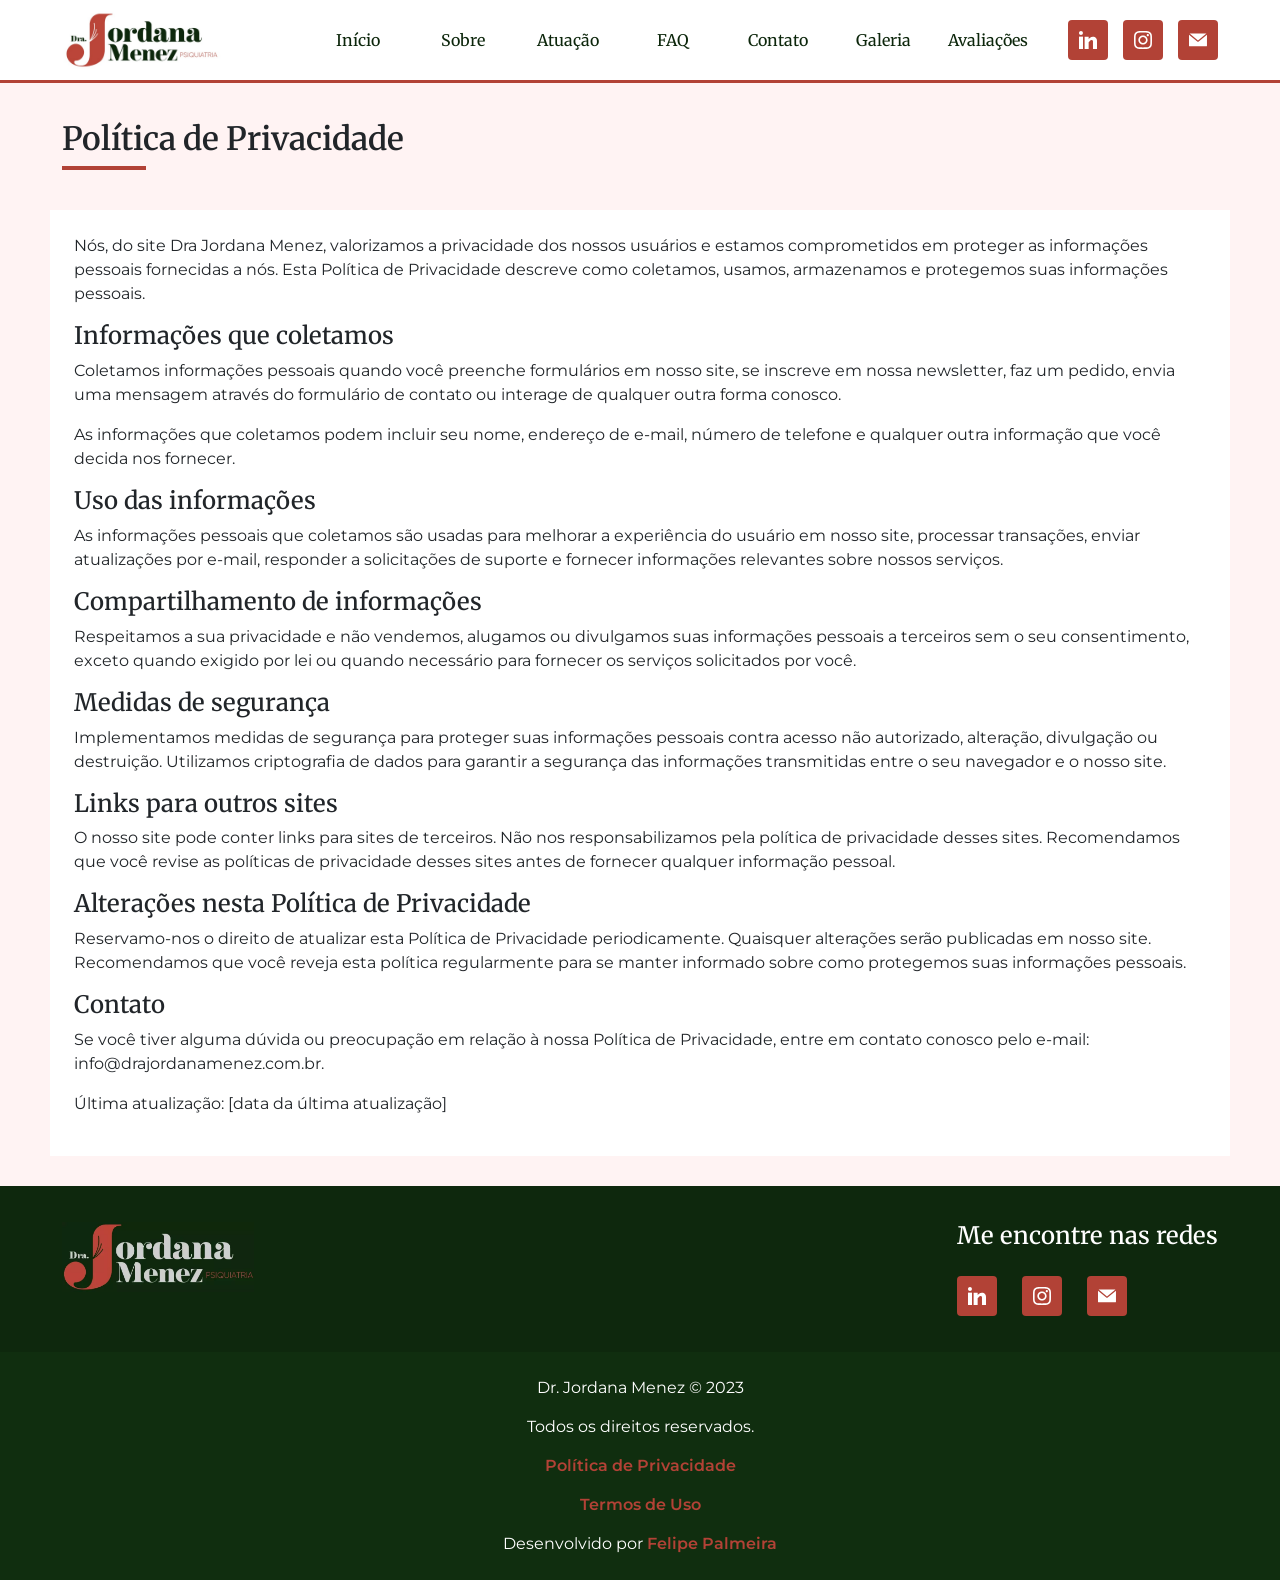
<file: politica-privacidade.html>
<!DOCTYPE html>
<html lang="en">
<head>
    <meta charset="UTF-8">
    <meta http-equiv="X-UA-Compatible" content="IE=edge">
    <meta name="viewport" content="width=device-width, initial-scale=1.0">
    <title>Política de Privacidade</title>

    <!-- Estilos -->
    <link rel="stylesheet" href="assets/css/style.css">
    <link rel="stylesheet" href="assets/css/animation.css">
    
    <!-- Fontes -->
    <link rel="preconnect" href="https://fonts.googleapis.com">
    <link rel="preconnect" href="https://fonts.gstatic.com" crossorigin>
    <link href="https://fonts.googleapis.com/css2?family=Merriweather:ital,wght@0,300;0,400;0,700;1,300;1,400;1,700&display=swap" rel="stylesheet">
    <link rel="stylesheet" href="https://cdn.jsdelivr.net/npm/bootstrap@4.0.0/dist/css/bootstrap.min.css" integrity="sha384-Gn5384xqQ1aoWXA+058RXPxPg6fy4IWvTNh0E263XmFcJlSAwiGgFAW/dAiS6JXm" crossorigin="anonymous">

    <link rel="preconnect" href="https://fonts.googleapis.com">
    <link rel="preconnect" href="https://fonts.gstatic.com" crossorigin>
    <link href="https://fonts.googleapis.com/css2?family=Merriweather:ital,wght@0,300;0,400;0,700;1,300;1,400;1,700&family=Montserrat:ital,wght@0,200;0,300;0,400;0,500;0,600;1,200;1,300;1,400;1,500;1,600&display=swap" rel="stylesheet">

    <link rel="stylesheet" href="https://cdn.jsdelivr.net/npm/swiper@9/swiper-bundle.min.css"/>
    <link rel="icon" type="image/x-icon" href="favicon.ico">
    
    <!-- Scripts -->
    <script src="assets/js/script.js"></script>
    <script defer src="assets/js/animation.js"></script>
    <script src="https://code.jquery.com/jquery-3.2.1.slim.min.js" integrity="sha384-KJ3o2DKtIkvYIK3UENzmM7KCkRr/rE9/Qpg6aAZGJwFDMVNA/GpGFF93hXpG5KkN" crossorigin="anonymous"></script>
    <script src="https://cdn.jsdelivr.net/npm/popper.js@1.12.9/dist/umd/popper.min.js" integrity="sha384-ApNbgh9B+Y1QKtv3Rn7W3mgPxhU9K/ScQsAP7hUibX39j7fakFPskvXusvfa0b4Q" crossorigin="anonymous"></script>
    <script src="https://cdn.jsdelivr.net/npm/bootstrap@4.0.0/dist/js/bootstrap.min.js" integrity="sha384-JZR6Spejh4U02d8jOt6vLEHfe/JQGiRRSQQxSfFWpi1MquVdAyjUar5+76PVCmYl" crossorigin="anonymous"></script>
    <script src="https://cdn.jsdelivr.net/npm/swiper@9/swiper-bundle.min.js"></script>
</head>
<body>
    <header>
        <div class="center">
            <div class="topo-header">
                <div class="logo-header">
                    <img width="160px" src="assets/img/logo-jordana.webp" alt="Dr. Jordana Menez - Psiquiatra">
                </div>
                <nav>
                    <ul class="menu-header">
                        <a href="/"><li>Início</li></a>
                        <a href="#section-sobre"><li>Sobre</li></a>
                        <a href="#section-atuacao"><li>Atuação</li></a>
                        <a href="#section-faq"><li>FAQ</li></a>
                        <a href="#section-contato"><li>Contato</li></a>
                        <a href="#section-galeria"><li>Galeria</li></a>
                        <a href="#section-avalicoes"><li>Avaliações</li></a>
                    </ul>
                    <div class="social-header">
                        <a href="https://www.linkedin.com/in/jordana-menez-867227261/" target="_blank"><img width="18px" height="18px" src="assets/img/icons/linkedin.svg" alt="Linkedin Dr. Jordana Menez"></a>
                        <a href="https://www.instagram.com/jordanamenez.psiquiatria/" target="_blank"><img width="18px" height="18px" src="assets/img/icons/instagram.svg" alt="Instagram Dr. Jordana Menez"></a>
                        <a href="mailto:jordanamenez.psiq@gmail.com" target="_blank"><img width="18px" height="18px" src="assets/img/icons/email.svg" alt="Email Dr. Jordana Menez"></a>
                    </div>
                </nav>
                <div class="btn-menu-mobile">
                    <img width="18px" height="18px" src="assets/img/icons/sandwitch.svg" alt="Menu">
                </div>
                <div class="menu-mobile">
                    <nav>
                        <ul class="menu-mobile-ul">
                            <a href="/"><li>Início</li></a>
                            <a href="#section-sobre"><li>Sobre</li></a>
                            <a href="#section-atuacao"><li>Atuação</li></a>
                            <a href="#section-faq"><li>FAQ</li></a>
                            <a href="#section-contato"><li>Contato</li></a>
                            <a href="#section-galeria"><li>Galeria</li></a>
                            <a href="#section-avalicoes"><li>Avaliações</li></a>
                        </ul>
                        <hr style="margin:0;width:100%;border:1px solid #113e0f;">
                        <p style="font-weight: 600;color:#FFF;margin:0;text-align: center;">Me encontre nas redes:</p>
                        <div class="social-mobile">
                            <a href="https://www.linkedin.com/in/jordana-menez-867227261/" target="_blank"><img width="18px" height="18px" src="assets/img/icons/linkedin.svg" alt="Linkedin Dr. Jordana Menez"></a>
                            <a href="https://www.instagram.com/jordanamenez.psiquiatria/" target="_blank"><img width="18px" height="18px" src="assets/img/icons/instagram.svg" alt="Instagram Dr. Jordana Menez"></a>
                            <a href="mailto:jordanamenez.psiq@gmail.com" target="_blank"><img width="18px" height="18px" src="assets/img/icons/email.svg" alt="Email Dr. Jordana Menez"></a>
                        </div>
                    </nav>
                </div>
            </div>
        </div>
    </header>

    <div class="corpo-site">
        <section>
            <div class="center">
                <div class="topo-pagina">
                    <h1>Política de Privacidade</h1>
                    <hr class="hr-low-red">
                </div>
                <div class="conteudo-pagina">
                    <!-- <h2><span style="color: rgb(68, 68, 68);">Política Privacidade</span></h2><p><span style="color: rgb(68, 68, 68);">A sua privacidade é importante para nós. É política do Dra. Jordana Menez respeitar a sua privacidade em relação a qualquer informação sua que possamos coletar no site <a href="https://drjordanamenez.com.br">Dra. Jordana Menez</a>, e outros sites que possuímos e operamos.</span></p><p><span style="color: rgb(68, 68, 68);">Solicitamos informações pessoais apenas quando realmente precisamos delas para lhe fornecer um serviço. Fazemo-lo por meios justos e legais, com o seu conhecimento e consentimento. Também informamos por que estamos coletando e como será usado.</span></p><p><span style="color: rgb(68, 68, 68);">Apenas retemos as informações coletadas pelo tempo necessário para fornecer o serviço solicitado. Quando armazenamos dados, protegemos dentro de meios comercialmente aceitáveis ​​para evitar perdas e roubos, bem como acesso, divulgação, cópia, uso ou modificação não autorizados.</span></p><p><span style="color: rgb(68, 68, 68);">Não compartilhamos informações de identificação pessoal publicamente ou com terceiros, exceto quando exigido por lei.</span></p><p><span style="color: rgb(68, 68, 68);">O nosso site pode ter links para sites externos que não são operados por nós. Esteja ciente de que não temos controle sobre o conteúdo e práticas desses sites e não podemos aceitar responsabilidade por suas respectivas&nbsp;</span><a href="https://politicaprivacidade.com/" rel="noopener noreferrer" target="_blank" style="background-color: transparent; color: rgb(68, 68, 68);">políticas de privacidade</a><span style="color: rgb(68, 68, 68);">.</span></p><p><span style="color: rgb(68, 68, 68);">Você é livre para recusar a nossa solicitação de informações pessoais, entendendo que talvez não possamos fornecer alguns dos serviços desejados.</span></p><p><span style="color: rgb(68, 68, 68);">O uso continuado de nosso site será considerado como aceitação de nossas práticas em torno de privacidade e informações pessoais. Se você tiver alguma dúvida sobre como lidamos com dados do usuário e informações pessoais, entre em contacto connosco.</span></p><p><span style="color: rgb(68, 68, 68);"></span></p><h3><span style="color: rgb(68, 68, 68);">Compromisso do Usuário</span></h3><p><span style="color: rgb(68, 68, 68);">O usuário se compromete a fazer uso adequado dos conteúdos e da informação que o Dra. Jordana Menez oferece no site e com caráter enunciativo, mas não limitativo:</span></p><ul><li><span style="color: rgb(68, 68, 68);">A) Não se envolver em atividades que sejam ilegais ou contrárias à boa fé a à ordem pública;</span></li><li><span style="color: rgb(68, 68, 68);">B) Não difundir propaganda ou conteúdo de natureza racista, xenofóbica, </span><span style="color: rgb(33, 37, 41);"><a href='https://apostasonline.guru/betano-apostas/' style='color:inherit !important; text-decoration: none !important; font-size: inherit !important;'>betano</a></span><span style="color: rgb(68, 68, 68);"> ou azar, qualquer tipo de pornografia ilegal, de apologia ao terrorismo ou contra os direitos humanos;</span></li><li><span style="color: rgb(68, 68, 68);">C) Não causar danos aos sistemas físicos (hardwares) e lógicos (softwares) do Dra. Jordana Menez, de seus fornecedores ou terceiros, para introduzir ou disseminar vírus informáticos ou quaisquer outros sistemas de hardware ou software que sejam capazes de causar danos anteriormente mencionados.</span></li></ul><h3><span style="color: rgb(68, 68, 68);">Mais informações</span></h3><p><span style="color: rgb(68, 68, 68);">Esperemos que esteja esclarecido e, como mencionado anteriormente, se houver algo que você não tem certeza se precisa ou não, geralmente é mais seguro deixar os cookies ativados, caso interaja com um dos recursos que você usa em nosso site.</span></p><p><span style="color: rgb(68, 68, 68);">Esta política é efetiva a partir de&nbsp;5 June 2023 22:26</span></p> -->
                    <p>Nós, do site Dra Jordana Menez, valorizamos a privacidade dos nossos usuários e estamos comprometidos em proteger as informações pessoais fornecidas a nós. Esta Política de Privacidade descreve como coletamos, usamos, armazenamos e protegemos suas informações pessoais.</p>

                    <h2>Informações que coletamos</h2>
                    <p>Coletamos informações pessoais quando você preenche formulários em nosso site, se inscreve em nossa newsletter, faz um pedido, envia uma mensagem através do formulário de contato ou interage de qualquer outra forma conosco.</p>
                    
                    <p>As informações que coletamos podem incluir seu nome, endereço de e-mail, número de telefone e qualquer outra informação que você decida nos fornecer.</p>
                
                    <h2>Uso das informações</h2>
                    <p>As informações pessoais que coletamos são usadas para melhorar a experiência do usuário em nosso site, processar transações, enviar atualizações por e-mail, responder a solicitações de suporte e fornecer informações relevantes sobre nossos serviços.</p>
                
                    <h2>Compartilhamento de informações</h2>
                    <p>Respeitamos a sua privacidade e não vendemos, alugamos ou divulgamos suas informações pessoais a terceiros sem o seu consentimento, exceto quando exigido por lei ou quando necessário para fornecer os serviços solicitados por você.</p>
                
                    <h2>Medidas de segurança</h2>
                    <p>Implementamos medidas de segurança para proteger suas informações pessoais contra acesso não autorizado, alteração, divulgação ou destruição. Utilizamos criptografia de dados para garantir a segurança das informações transmitidas entre o seu navegador e o nosso site.</p>
                
                    <h2>Links para outros sites</h2>
                    <p>O nosso site pode conter links para sites de terceiros. Não nos responsabilizamos pela política de privacidade desses sites. Recomendamos que você revise as políticas de privacidade desses sites antes de fornecer qualquer informação pessoal.</p>
                
                    <h2>Alterações nesta Política de Privacidade</h2>
                    <p>Reservamo-nos o direito de atualizar esta Política de Privacidade periodicamente. Quaisquer alterações serão publicadas em nosso site. Recomendamos que você reveja esta política regularmente para se manter informado sobre como protegemos suas informações pessoais.</p>
                
                    <h2>Contato</h2>
                    <p>Se você tiver alguma dúvida ou preocupação em relação à nossa Política de Privacidade, entre em contato conosco pelo e-mail: info@drajordanamenez.com.br.</p>
                
                    <p>Última atualização: [data da última atualização]</p>
                </div>
            </div>
        </section>
    </div>

    <footer>
        <div class="center">
            <div class="footer-content">
                <div class="logo-footer">
                    <img src="assets/img/logo-dark.webp" height="70px" alt="Psiquiatra Jordana Menez">
                </div>
                <div class="footer-right">
                    <h4>Me encontre nas redes</h4>
                    <div class="social-footer">
                        <a href="https://www.linkedin.com/in/jordana-menez-867227261/" target="_blank"><img width="18px" height="18px" src="assets/img/icons/linkedin.svg" alt="Linkedin Dr. Jordana Menez"></a>
                        <a href="https://www.instagram.com/jordanamenez.psiquiatria/" target="_blank"><img width="18px" height="18px" src="assets/img/icons/instagram.svg" alt="Instagram Dr. Jordana Menez"></a>
                        <a href="mailto:jordanamenez.psiq@gmail.com" target="_blank"><img width="18px" height="18px" src="assets/img/icons/email.svg" alt="Email Dr. Jordana Menez"></a>
                    </div>
                </div>
            </div>
        </div>
        <div class="rodape">
             <div>Dr. Jordana Menez © 2023</div> 
             <div>Todos os direitos reservados.</div>
             <a href="politica-privacidade.html">Política de Privacidade</a> 
             <a href="termos-uso.html">Termos de Uso</a>
             <div>Desenvolvido por <a href="https://www.instagram.com/felipdpp/">Felipe Palmeira</a></div>
        </div>

        <!-- <a class="wpp-flutuante" href="#">
            <img width="60px" src="assets/img/icons/wpp-flutuante.png" alt="Whatsapp">
        </a> -->
    </footer>
</body>
</html>
</file>
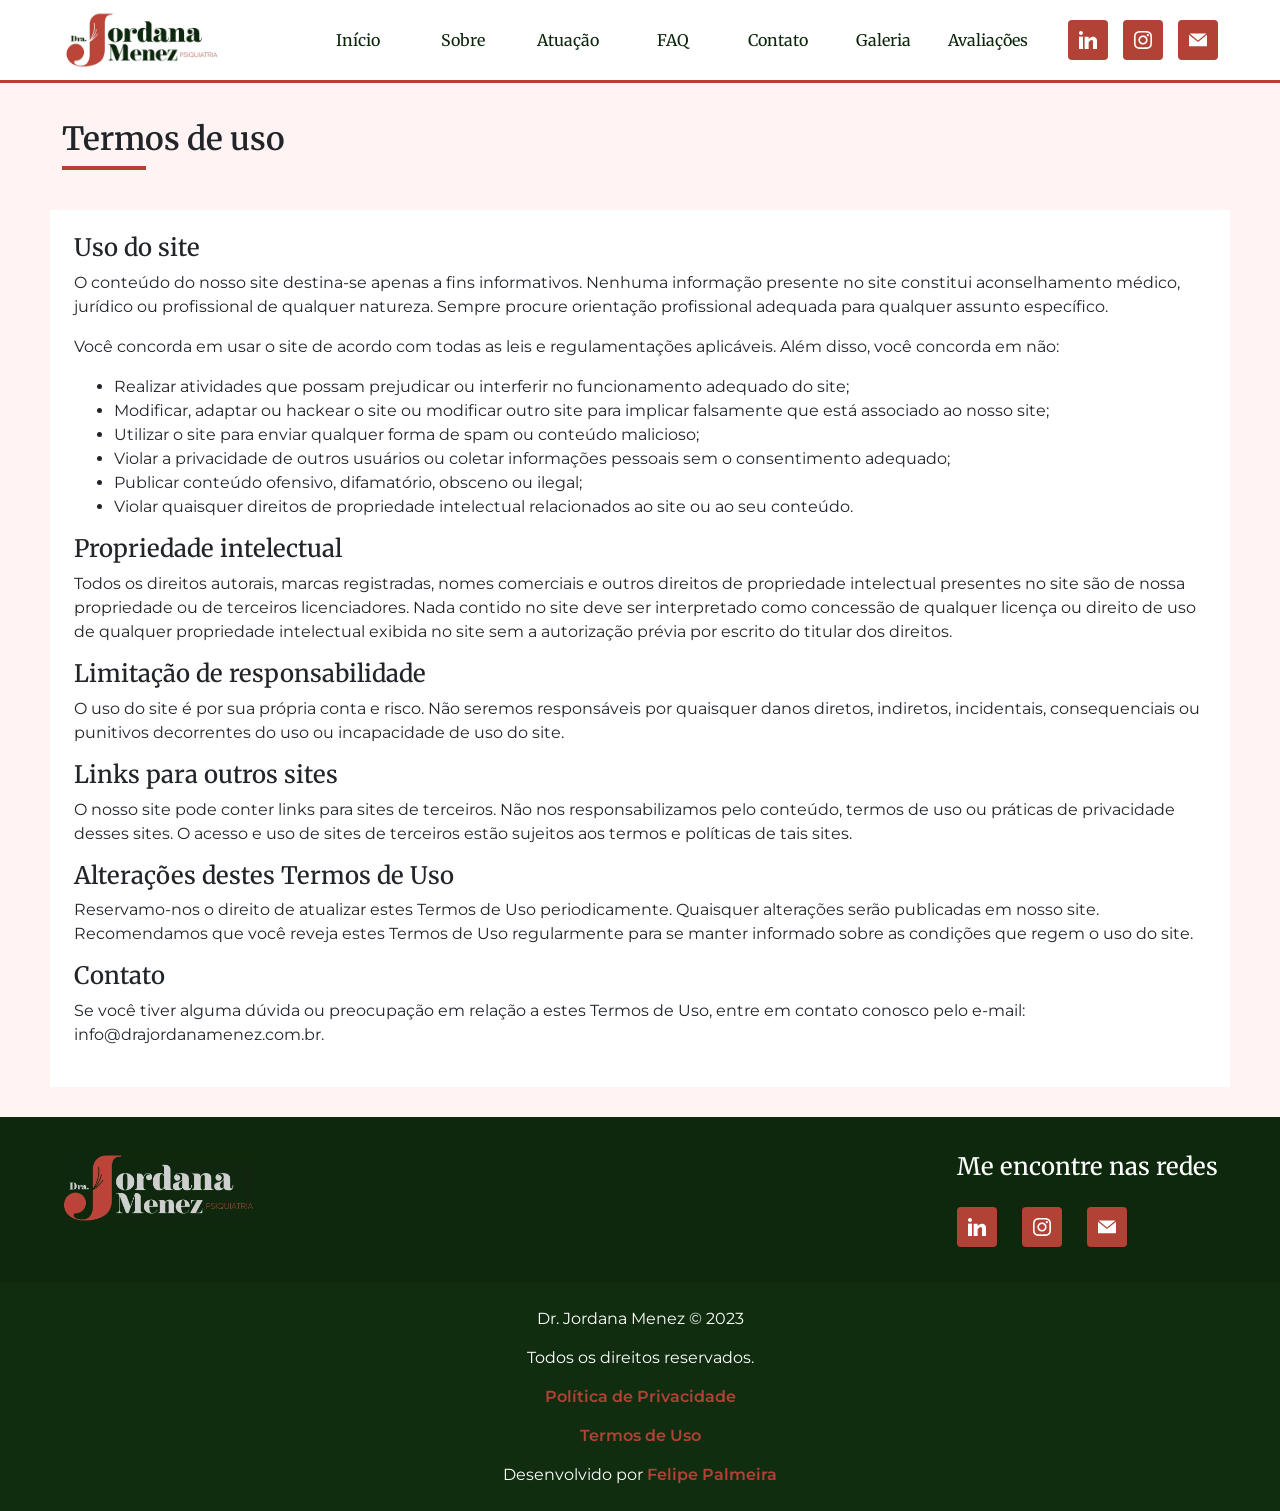
<file: termos-uso.html>
<!DOCTYPE html>
<html lang="en">
<head>
    <meta charset="UTF-8">
    <meta http-equiv="X-UA-Compatible" content="IE=edge">
    <meta name="viewport" content="width=device-width, initial-scale=1.0">
    <title>Termos de uso</title>

    <!-- Estilos -->
    <link rel="stylesheet" href="assets/css/style.css">
    <link rel="stylesheet" href="assets/css/animation.css">
    
    <!-- Fontes -->
    <link rel="preconnect" href="https://fonts.googleapis.com">
    <link rel="preconnect" href="https://fonts.gstatic.com" crossorigin>
    <link href="https://fonts.googleapis.com/css2?family=Merriweather:ital,wght@0,300;0,400;0,700;1,300;1,400;1,700&display=swap" rel="stylesheet">
    <link rel="stylesheet" href="https://cdn.jsdelivr.net/npm/bootstrap@4.0.0/dist/css/bootstrap.min.css" integrity="sha384-Gn5384xqQ1aoWXA+058RXPxPg6fy4IWvTNh0E263XmFcJlSAwiGgFAW/dAiS6JXm" crossorigin="anonymous">

    <link rel="preconnect" href="https://fonts.googleapis.com">
    <link rel="preconnect" href="https://fonts.gstatic.com" crossorigin>
    <link href="https://fonts.googleapis.com/css2?family=Merriweather:ital,wght@0,300;0,400;0,700;1,300;1,400;1,700&family=Montserrat:ital,wght@0,200;0,300;0,400;0,500;0,600;1,200;1,300;1,400;1,500;1,600&display=swap" rel="stylesheet">

    <link rel="stylesheet" href="https://cdn.jsdelivr.net/npm/swiper@9/swiper-bundle.min.css"/>
    <link rel="icon" type="image/x-icon" href="favicon.ico">
    
    <!-- Scripts -->
    <script src="assets/js/script.js"></script>
    <script defer src="assets/js/animation.js"></script>
    <script src="https://code.jquery.com/jquery-3.2.1.slim.min.js" integrity="sha384-KJ3o2DKtIkvYIK3UENzmM7KCkRr/rE9/Qpg6aAZGJwFDMVNA/GpGFF93hXpG5KkN" crossorigin="anonymous"></script>
    <script src="https://cdn.jsdelivr.net/npm/popper.js@1.12.9/dist/umd/popper.min.js" integrity="sha384-ApNbgh9B+Y1QKtv3Rn7W3mgPxhU9K/ScQsAP7hUibX39j7fakFPskvXusvfa0b4Q" crossorigin="anonymous"></script>
    <script src="https://cdn.jsdelivr.net/npm/bootstrap@4.0.0/dist/js/bootstrap.min.js" integrity="sha384-JZR6Spejh4U02d8jOt6vLEHfe/JQGiRRSQQxSfFWpi1MquVdAyjUar5+76PVCmYl" crossorigin="anonymous"></script>
    <script src="https://cdn.jsdelivr.net/npm/swiper@9/swiper-bundle.min.js"></script>
</head>
<body>
    <header>
        <div class="center">
            <div class="topo-header">
                <div class="logo-header">
                    <img width="160px" src="assets/img/logo-jordana.webp" alt="Dr. Jordana Menez - Psiquiatra">
                </div>
                <nav>
                    <ul class="menu-header">
                        <a href="/"><li>Início</li></a>
                        <a href="#section-sobre"><li>Sobre</li></a>
                        <a href="#section-atuacao"><li>Atuação</li></a>
                        <a href="#section-faq"><li>FAQ</li></a>
                        <a href="#section-contato"><li>Contato</li></a>
                        <a href="#section-galeria"><li>Galeria</li></a>
                        <a href="#section-avalicoes"><li>Avaliações</li></a>
                    </ul>
                    <div class="social-header">
                        <a href="https://www.linkedin.com/in/jordana-menez-867227261/" target="_blank"><img width="18px" height="18px" src="assets/img/icons/linkedin.svg" alt="Linkedin Dr. Jordana Menez"></a>
                        <a href="https://www.instagram.com/jordanamenez.psiquiatria/" target="_blank"><img width="18px" height="18px" src="assets/img/icons/instagram.svg" alt="Instagram Dr. Jordana Menez"></a>
                        <a href="mailto:jordanamenez.psiq@gmail.com" target="_blank"><img width="18px" height="18px" src="assets/img/icons/email.svg" alt="Email Dr. Jordana Menez"></a>
                    </div>
                </nav>
                <div class="btn-menu-mobile">
                    <img width="18px" height="18px" src="assets/img/icons/sandwitch.svg" alt="Menu">
                </div>
                <div class="menu-mobile">
                    <nav>
                        <ul class="menu-mobile-ul">
                            <a href="/"><li>Início</li></a>
                            <a href="#section-sobre"><li>Sobre</li></a>
                            <a href="#section-atuacao"><li>Atuação</li></a>
                            <a href="#section-faq"><li>FAQ</li></a>
                            <a href="#section-contato"><li>Contato</li></a>
                            <a href="#section-galeria"><li>Galeria</li></a>
                            <a href="#section-avalicoes"><li>Avaliações</li></a>
                        </ul>
                        <hr style="margin:0;width:100%;border:1px solid #113e0f;">
                        <p style="font-weight: 600;color:#FFF;margin:0;text-align: center;">Me encontre nas redes:</p>
                        <div class="social-mobile">
                            <a href="https://www.linkedin.com/in/jordana-menez-867227261/" target="_blank"><img width="18px" height="18px" src="assets/img/icons/linkedin.svg" alt="Linkedin Dr. Jordana Menez"></a>
                            <a href="https://www.instagram.com/jordanamenez.psiquiatria/" target="_blank"><img width="18px" height="18px" src="assets/img/icons/instagram.svg" alt="Instagram Dr. Jordana Menez"></a>
                            <a href="mailto:jordanamenez.psiq@gmail.com" target="_blank"><img width="18px" height="18px" src="assets/img/icons/email.svg" alt="Email Dr. Jordana Menez"></a>
                        </div>
                    </nav>
                </div>
            </div>
        </div>
    </header>

    <div class="corpo-site">
        <section>
            <div class="center">
                <div class="topo-pagina">
                    <h1>Termos de uso</h1>
                    <hr class="hr-low-red">
                </div>
                <div class="conteudo-pagina">
                    <h2>Uso do site</h2>
                    <p>O conteúdo do nosso site destina-se apenas a fins informativos. Nenhuma informação presente no site constitui aconselhamento médico, jurídico ou profissional de qualquer natureza. Sempre procure orientação profissional adequada para qualquer assunto específico.</p>
                
                    <p>Você concorda em usar o site de acordo com todas as leis e regulamentações aplicáveis. Além disso, você concorda em não:</p>
                    
                    <ul>
                        <li>Realizar atividades que possam prejudicar ou interferir no funcionamento adequado do site;</li>
                        <li>Modificar, adaptar ou hackear o site ou modificar outro site para implicar falsamente que está associado ao nosso site;</li>
                        <li>Utilizar o site para enviar qualquer forma de spam ou conteúdo malicioso;</li>
                        <li>Violar a privacidade de outros usuários ou coletar informações pessoais sem o consentimento adequado;</li>
                        <li>Publicar conteúdo ofensivo, difamatório, obsceno ou ilegal;</li>
                        <li>Violar quaisquer direitos de propriedade intelectual relacionados ao site ou ao seu conteúdo.</li>
                    </ul>
                
                    <h2>Propriedade intelectual</h2>
                    <p>Todos os direitos autorais, marcas registradas, nomes comerciais e outros direitos de propriedade intelectual presentes no site são de nossa propriedade ou de terceiros licenciadores. Nada contido no site deve ser interpretado como concessão de qualquer licença ou direito de uso de qualquer propriedade intelectual exibida no site sem a autorização prévia por escrito do titular dos direitos.</p>
                
                    <h2>Limitação de responsabilidade</h2>
                    <p>O uso do site é por sua própria conta e risco. Não seremos responsáveis por quaisquer danos diretos, indiretos, incidentais, consequenciais ou punitivos decorrentes do uso ou incapacidade de uso do site.</p>
                
                    <h2>Links para outros sites</h2>
                    <p>O nosso site pode conter links para sites de terceiros. Não nos responsabilizamos pelo conteúdo, termos de uso ou práticas de privacidade desses sites. O acesso e uso de sites de terceiros estão sujeitos aos termos e políticas de tais sites.</p>
                
                    <h2>Alterações destes Termos de Uso</h2>
                    <p>Reservamo-nos o direito de atualizar estes Termos de Uso periodicamente. Quaisquer alterações serão publicadas em nosso site. Recomendamos que você reveja estes Termos de Uso regularmente para se manter informado sobre as condições que regem o uso do site.</p>
                
                    <h2>Contato</h2>
                    <p>Se você tiver alguma dúvida ou preocupação em relação a estes Termos de Uso, entre em contato conosco pelo e-mail: info@drajordanamenez.com.br.</p>
                </div>
            </div>
        </section>
    </div>

    <footer>
        <div class="center">
            <div class="footer-content">
                <div class="logo-footer">
                    <img src="assets/img/logo-dark.webp" height="70px" alt="Psiquiatra Jordana Menez">
                </div>
                <div class="footer-right">
                    <h4>Me encontre nas redes</h4>
                    <div class="social-footer">
                        <a href="https://www.linkedin.com/in/jordana-menez-867227261/" target="_blank"><img width="18px" height="18px" src="assets/img/icons/linkedin.svg" alt="Linkedin Dr. Jordana Menez"></a>
                        <a href="https://www.instagram.com/jordanamenez.psiquiatria/" target="_blank"><img width="18px" height="18px" src="assets/img/icons/instagram.svg" alt="Instagram Dr. Jordana Menez"></a>
                        <a href="mailto:jordanamenez.psiq@gmail.com" target="_blank"><img width="18px" height="18px" src="assets/img/icons/email.svg" alt="Email Dr. Jordana Menez"></a>
                    </div>
                </div>
            </div>
        </div>
        <div class="rodape">
             <div>Dr. Jordana Menez © 2023</div> 
             <div>Todos os direitos reservados.</div>
             <a href="politica-privacidade.html">Política de Privacidade</a> 
             <a href="termos-uso.html">Termos de Uso</a>
             <div>Desenvolvido por <a href="https://www.instagram.com/felipdpp/">Felipe Palmeira</a></div>
        </div>

        <!-- <a class="wpp-flutuante" href="#">
            <img width="60px" src="assets/img/icons/wpp-flutuante.png" alt="Whatsapp">
        </a> -->
    </footer>
</body>
</html>
</file>
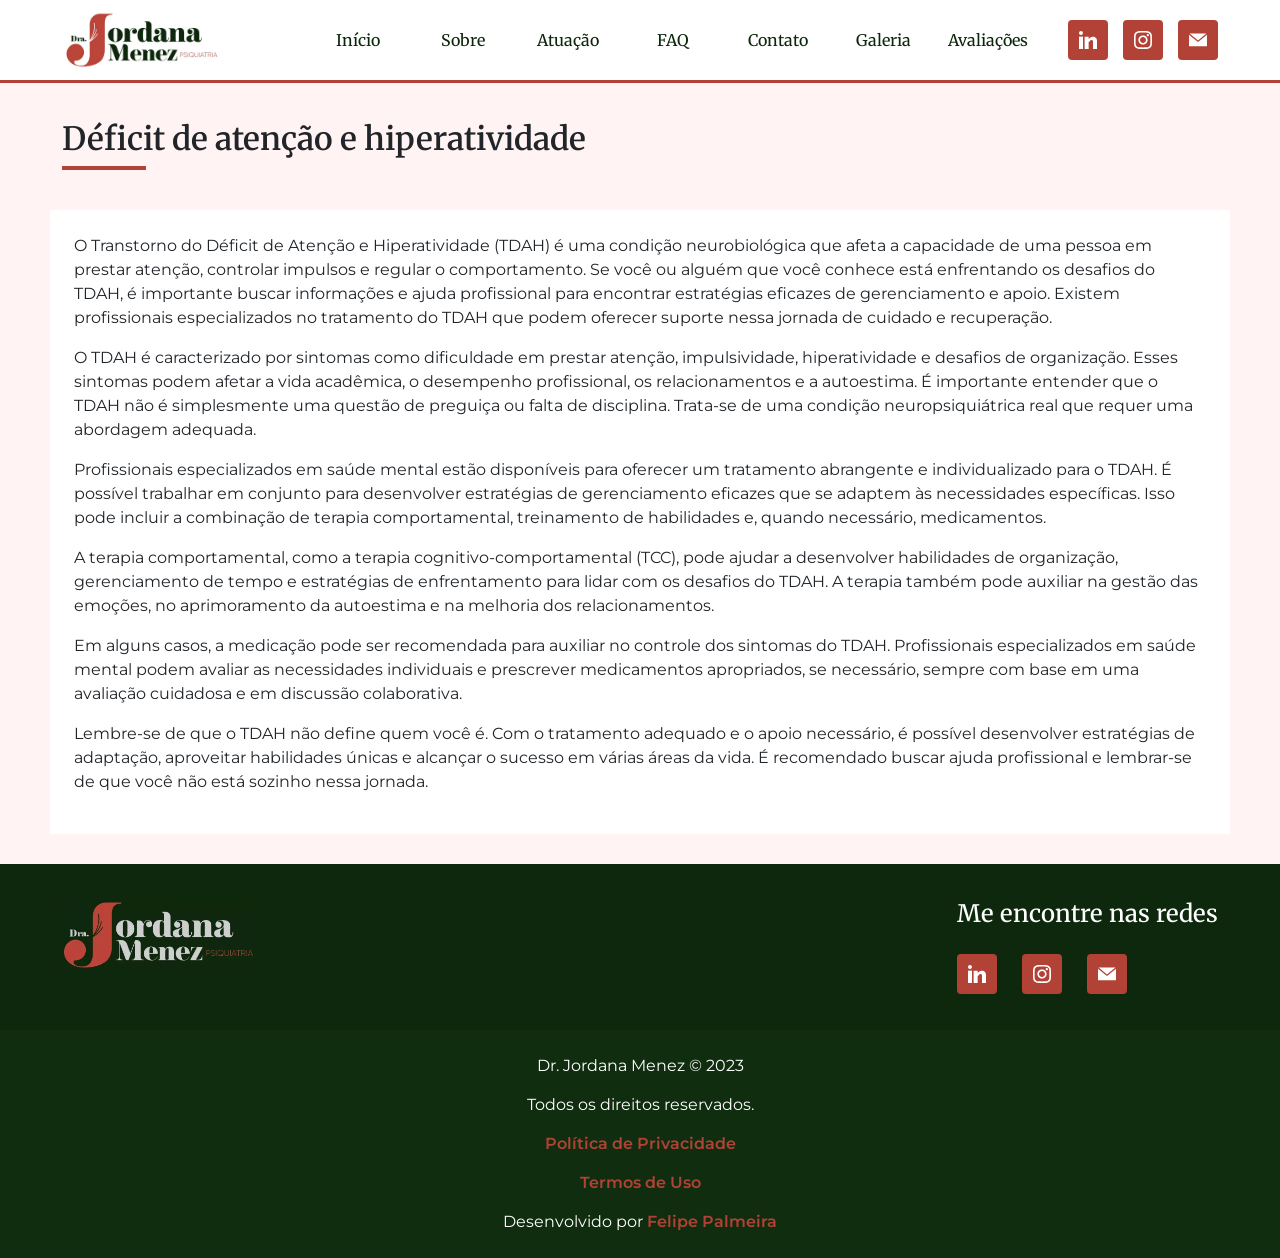
<file: paginas/deficit-de-atencao-e-hiperatividade.html>
<!DOCTYPE html>
<html lang="en">
<head>
    <meta charset="UTF-8">
    <meta http-equiv="X-UA-Compatible" content="IE=edge">
    <meta name="viewport" content="width=device-width, initial-scale=1.0">
    <title>Déficit de atenção e hiperatividade</title>

    <!-- Estilos -->
    <link rel="stylesheet" href="../assets/css/style.css">
    <link rel="stylesheet" href="../assets/css/animation.css">
    
    <!-- Fontes -->
    <link rel="preconnect" href="https://fonts.googleapis.com">
    <link rel="preconnect" href="https://fonts.gstatic.com" crossorigin>
    <link href="https://fonts.googleapis.com/css2?family=Merriweather:ital,wght@0,300;0,400;0,700;1,300;1,400;1,700&display=swap" rel="stylesheet">
    <link rel="stylesheet" href="https://cdn.jsdelivr.net/npm/bootstrap@4.0.0/dist/css/bootstrap.min.css" integrity="sha384-Gn5384xqQ1aoWXA+058RXPxPg6fy4IWvTNh0E263XmFcJlSAwiGgFAW/dAiS6JXm" crossorigin="anonymous">

    <link rel="preconnect" href="https://fonts.googleapis.com">
    <link rel="preconnect" href="https://fonts.gstatic.com" crossorigin>
    <link href="https://fonts.googleapis.com/css2?family=Merriweather:ital,wght@0,300;0,400;0,700;1,300;1,400;1,700&family=Montserrat:ital,wght@0,200;0,300;0,400;0,500;0,600;1,200;1,300;1,400;1,500;1,600&display=swap" rel="stylesheet">

    <link rel="stylesheet" href="https://cdn.jsdelivr.net/npm/swiper@9/swiper-bundle.min.css"/>
    <link rel="icon" type="image/x-icon" href="../favicon.ico">
    
    <!-- Scripts -->
    <script src="../assets/js/script.js"></script>
    <script defer src="../assets/js/animation.js"></script>
    <script src="https://code.jquery.com/jquery-3.2.1.slim.min.js" integrity="sha384-KJ3o2DKtIkvYIK3UENzmM7KCkRr/rE9/Qpg6aAZGJwFDMVNA/GpGFF93hXpG5KkN" crossorigin="anonymous"></script>
    <script src="https://cdn.jsdelivr.net/npm/popper.js@1.12.9/dist/umd/popper.min.js" integrity="sha384-ApNbgh9B+Y1QKtv3Rn7W3mgPxhU9K/ScQsAP7hUibX39j7fakFPskvXusvfa0b4Q" crossorigin="anonymous"></script>
    <script src="https://cdn.jsdelivr.net/npm/bootstrap@4.0.0/dist/js/bootstrap.min.js" integrity="sha384-JZR6Spejh4U02d8jOt6vLEHfe/JQGiRRSQQxSfFWpi1MquVdAyjUar5+76PVCmYl" crossorigin="anonymous"></script>
    <script src="https://cdn.jsdelivr.net/npm/swiper@9/swiper-bundle.min.js"></script>
</head>
<body>
    <header>
        <div class="center">
            <div class="topo-header">
                <div class="logo-header">
                    <img width="160px" src="../assets/img/logo-jordana.webp" alt="Dr. Jordana Menez - Psiquiatra">
                </div>
                <nav>
                    <ul class="menu-header">
                        <a href="/"><li>Início</li></a>
                        <a href="#section-sobre"><li>Sobre</li></a>
                        <a href="#section-atuacao"><li>Atuação</li></a>
                        <a href="#section-faq"><li>FAQ</li></a>
                        <a href="#section-contato"><li>Contato</li></a>
                        <a href="#section-galeria"><li>Galeria</li></a>
                        <a href="#section-avalicoes"><li>Avaliações</li></a>
                    </ul>
                    <div class="social-header">
                        <a href="https://www.linkedin.com/in/jordana-menez-867227261/" target="_blank"><img width="18px" height="18px" src="../assets/img/icons/linkedin.svg" alt="Linkedin Dr. Jordana Menez"></a>
                        <a href="https://www.instagram.com/jordanamenez.psiquiatria/" target="_blank"><img width="18px" height="18px" src="../assets/img/icons/instagram.svg" alt="Instagram Dr. Jordana Menez"></a>
                        <a href="mailto:jordanamenez.psiq@gmail.com" target="_blank"><img width="18px" height="18px" src="../assets/img/icons/email.svg" alt="Email Dr. Jordana Menez"></a>
                    </div>
                </nav>
                <div class="btn-menu-mobile">
                    <img width="18px" height="18px" src="../assets/img/icons/sandwitch.svg" alt="Menu">
                </div>
                <div class="menu-mobile">
                    <nav>
                        <ul class="menu-mobile-ul">
                            <a href="/"><li>Início</li></a>
                            <a href="#section-sobre"><li>Sobre</li></a>
                            <a href="#section-atuacao"><li>Atuação</li></a>
                            <a href="#section-faq"><li>FAQ</li></a>
                            <a href="#section-contato"><li>Contato</li></a>
                            <a href="#section-galeria"><li>Galeria</li></a>
                            <a href="#section-avalicoes"><li>Avaliações</li></a>
                        </ul>
                        <hr style="margin:0;width:100%;border:1px solid #113e0f;">
                        <p style="font-weight: 600;color:#FFF;margin:0;text-align: center;">Me encontre nas redes:</p>
                        <div class="social-mobile">
                            <a href="https://www.linkedin.com/in/jordana-menez-867227261/" target="_blank"><img width="18px" height="18px" src="../assets/img/icons/linkedin.svg" alt="Linkedin Dr. Jordana Menez"></a>
                            <a href="https://www.instagram.com/jordanamenez.psiquiatria/" target="_blank"><img width="18px" height="18px" src="../assets/img/icons/instagram.svg" alt="Instagram Dr. Jordana Menez"></a>
                            <a href="mailto:jordanamenez.psiq@gmail.com" target="_blank"><img width="18px" height="18px" src="../assets/img/icons/email.svg" alt="Email Dr. Jordana Menez"></a>
                        </div>
                    </nav>
                </div>
            </div>
        </div>
    </header>

    <div class="corpo-site">
        <section>
            <div class="center">
                <div class="topo-pagina">
                    <h1>Déficit de atenção e hiperatividade</h1>
                    <hr class="hr-low-red">
                </div>
                <div class="conteudo-pagina">
                    <p>O Transtorno do Déficit de Atenção e Hiperatividade (TDAH) é uma condição neurobiológica que afeta a capacidade de uma pessoa em prestar atenção, controlar impulsos e regular o comportamento. Se você ou alguém que você conhece está enfrentando os desafios do TDAH, é importante buscar informações e ajuda profissional para encontrar estratégias eficazes de gerenciamento e apoio. Existem profissionais especializados no tratamento do TDAH que podem oferecer suporte nessa jornada de cuidado e recuperação.</p>

                    <p>O TDAH é caracterizado por sintomas como dificuldade em prestar atenção, impulsividade, hiperatividade e desafios de organização. Esses sintomas podem afetar a vida acadêmica, o desempenho profissional, os relacionamentos e a autoestima. É importante entender que o TDAH não é simplesmente uma questão de preguiça ou falta de disciplina. Trata-se de uma condição neuropsiquiátrica real que requer uma abordagem adequada.</p>

                    <p>Profissionais especializados em saúde mental estão disponíveis para oferecer um tratamento abrangente e individualizado para o TDAH. É possível trabalhar em conjunto para desenvolver estratégias de gerenciamento eficazes que se adaptem às necessidades específicas. Isso pode incluir a combinação de terapia comportamental, treinamento de habilidades e, quando necessário, medicamentos.</p>

                    <p>A terapia comportamental, como a terapia cognitivo-comportamental (TCC), pode ajudar a desenvolver habilidades de organização, gerenciamento de tempo e estratégias de enfrentamento para lidar com os desafios do TDAH. A terapia também pode auxiliar na gestão das emoções, no aprimoramento da autoestima e na melhoria dos relacionamentos.</p>

                    <p>Em alguns casos, a medicação pode ser recomendada para auxiliar no controle dos sintomas do TDAH. Profissionais especializados em saúde mental podem avaliar as necessidades individuais e prescrever medicamentos apropriados, se necessário, sempre com base em uma avaliação cuidadosa e em discussão colaborativa.</p>

                    <p>Lembre-se de que o TDAH não define quem você é. Com o tratamento adequado e o apoio necessário, é possível desenvolver estratégias de adaptação, aproveitar habilidades únicas e alcançar o sucesso em várias áreas da vida. É recomendado buscar ajuda profissional e lembrar-se de que você não está sozinho nessa jornada.</p>

                </div>
            </div>
        </section>
    </div>

    <footer>
        <div class="center">
            <div class="footer-content">
                <div class="logo-footer">
                    <img src="../assets/img/logo-dark.webp" height="70px" alt="Psiquiatra Jordana Menez">
                </div>
                <div class="footer-right">
                    <h4>Me encontre nas redes</h4>
                    <div class="social-footer">
                        <a href="https://www.linkedin.com/in/jordana-menez-867227261/" target="_blank"><img width="18px" height="18px" src="../assets/img/icons/linkedin.svg" alt="Linkedin Dr. Jordana Menez"></a>
                        <a href="https://www.instagram.com/jordanamenez.psiquiatria/" target="_blank"><img width="18px" height="18px" src="../assets/img/icons/instagram.svg" alt="Instagram Dr. Jordana Menez"></a>
                        <a href="mailto:jordanamenez.psiq@gmail.com" target="_blank"><img width="18px" height="18px" src="../assets/img/icons/email.svg" alt="Email Dr. Jordana Menez"></a>
                    </div>
                </div>
            </div>
        </div>
        <div class="rodape">
             <div>Dr. Jordana Menez © 2023</div> 
             <div>Todos os direitos reservados.</div>
             <a href="politica-privacidade.html">Política de Privacidade</a> 
             <a href="termos-uso.html">Termos de Uso</a>
             <div>Desenvolvido por <a href="https://www.instagram.com/felipdpp/">Felipe Palmeira</a></div>
        </div>

        <!-- <a class="wpp-flutuante" href="#">
            <img width="60px" src="../assets/img/icons/wpp-flutuante.png" alt="Whatsapp">
        </a> -->
    </footer>
</body>
</html>
</file>
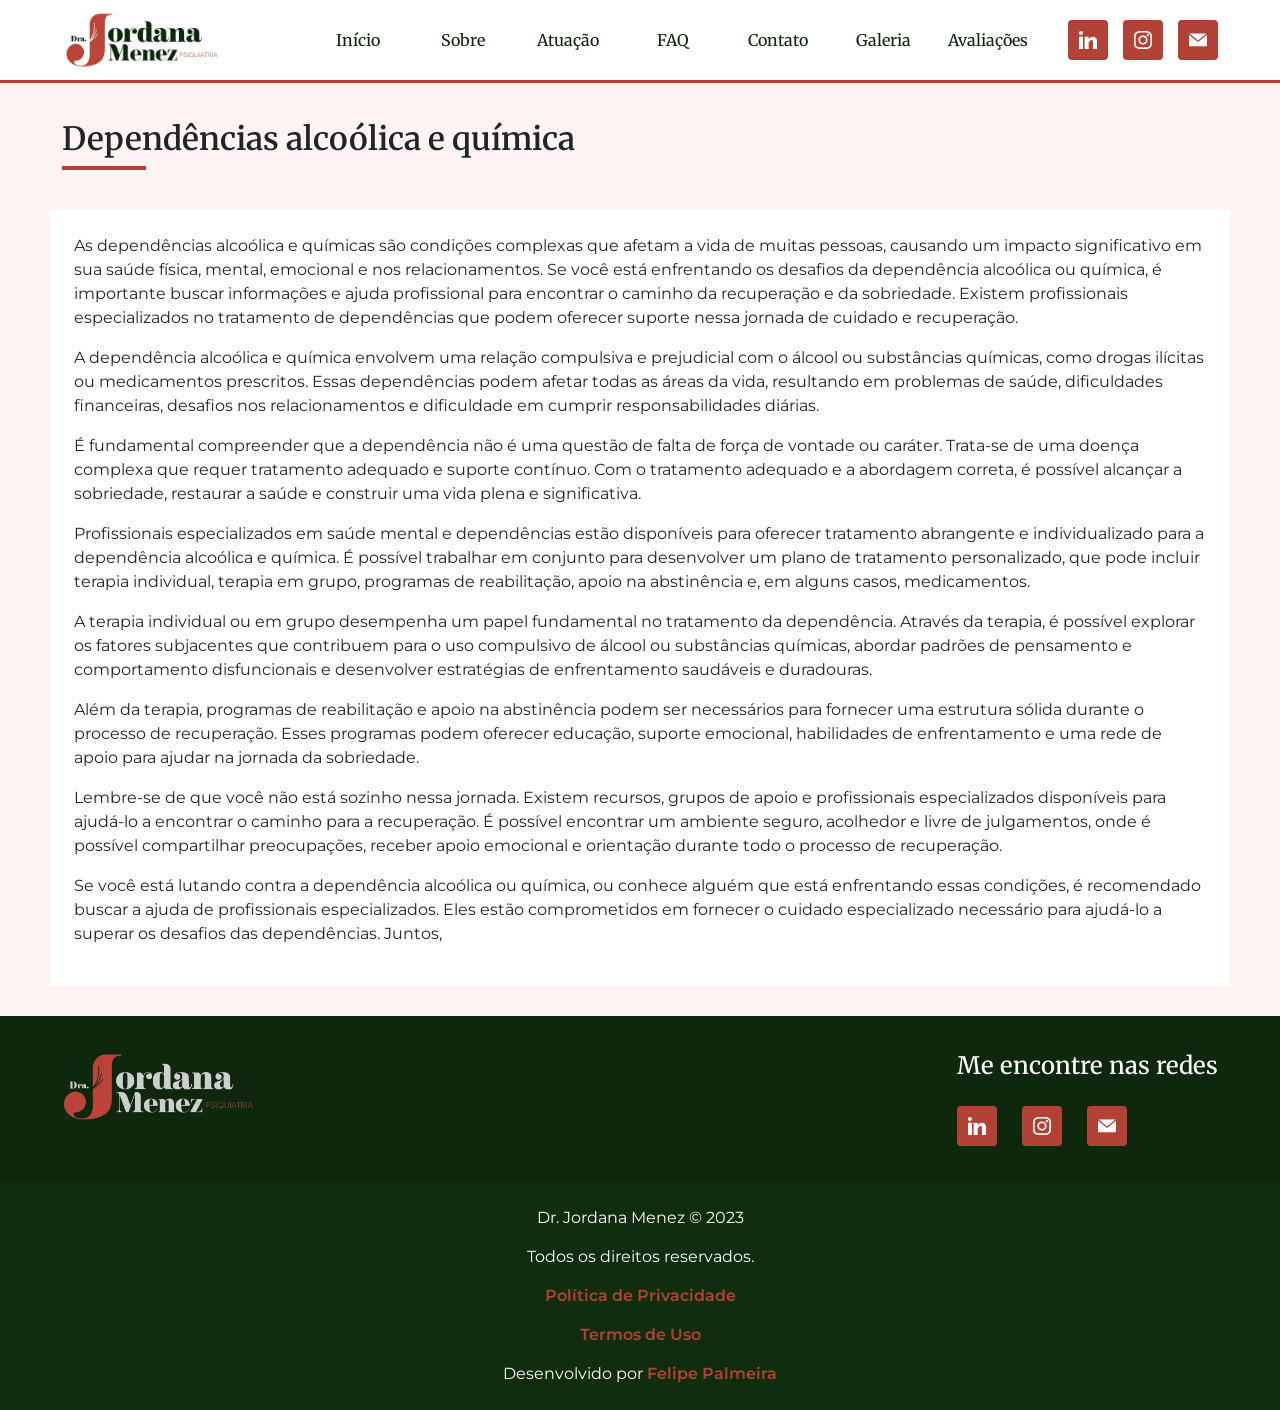
<file: paginas/dependecias-alcoolica-e-quimica.html>
<!DOCTYPE html>
<html lang="en">
<head>
    <meta charset="UTF-8">
    <meta http-equiv="X-UA-Compatible" content="IE=edge">
    <meta name="viewport" content="width=device-width, initial-scale=1.0">
    <title>Dependências alcoólica e química</title>

    <!-- Estilos -->
    <link rel="stylesheet" href="../assets/css/style.css">
    <link rel="stylesheet" href="../assets/css/animation.css">
    
    <!-- Fontes -->
    <link rel="preconnect" href="https://fonts.googleapis.com">
    <link rel="preconnect" href="https://fonts.gstatic.com" crossorigin>
    <link href="https://fonts.googleapis.com/css2?family=Merriweather:ital,wght@0,300;0,400;0,700;1,300;1,400;1,700&display=swap" rel="stylesheet">
    <link rel="stylesheet" href="https://cdn.jsdelivr.net/npm/bootstrap@4.0.0/dist/css/bootstrap.min.css" integrity="sha384-Gn5384xqQ1aoWXA+058RXPxPg6fy4IWvTNh0E263XmFcJlSAwiGgFAW/dAiS6JXm" crossorigin="anonymous">

    <link rel="preconnect" href="https://fonts.googleapis.com">
    <link rel="preconnect" href="https://fonts.gstatic.com" crossorigin>
    <link href="https://fonts.googleapis.com/css2?family=Merriweather:ital,wght@0,300;0,400;0,700;1,300;1,400;1,700&family=Montserrat:ital,wght@0,200;0,300;0,400;0,500;0,600;1,200;1,300;1,400;1,500;1,600&display=swap" rel="stylesheet">

    <link rel="stylesheet" href="https://cdn.jsdelivr.net/npm/swiper@9/swiper-bundle.min.css"/>
    <link rel="icon" type="image/x-icon" href="../favicon.ico">
    
    <!-- Scripts -->
    <script src="../assets/js/script.js"></script>
    <script defer src="../assets/js/animation.js"></script>
    <script src="https://code.jquery.com/jquery-3.2.1.slim.min.js" integrity="sha384-KJ3o2DKtIkvYIK3UENzmM7KCkRr/rE9/Qpg6aAZGJwFDMVNA/GpGFF93hXpG5KkN" crossorigin="anonymous"></script>
    <script src="https://cdn.jsdelivr.net/npm/popper.js@1.12.9/dist/umd/popper.min.js" integrity="sha384-ApNbgh9B+Y1QKtv3Rn7W3mgPxhU9K/ScQsAP7hUibX39j7fakFPskvXusvfa0b4Q" crossorigin="anonymous"></script>
    <script src="https://cdn.jsdelivr.net/npm/bootstrap@4.0.0/dist/js/bootstrap.min.js" integrity="sha384-JZR6Spejh4U02d8jOt6vLEHfe/JQGiRRSQQxSfFWpi1MquVdAyjUar5+76PVCmYl" crossorigin="anonymous"></script>
    <script src="https://cdn.jsdelivr.net/npm/swiper@9/swiper-bundle.min.js"></script>
</head>
<body>
    <header>
        <div class="center">
            <div class="topo-header">
                <div class="logo-header">
                    <img width="160px" src="../assets/img/logo-jordana.webp" alt="Dr. Jordana Menez - Psiquiatra">
                </div>
                <nav>
                    <ul class="menu-header">
                        <a href="/"><li>Início</li></a>
                        <a href="#section-sobre"><li>Sobre</li></a>
                        <a href="#section-atuacao"><li>Atuação</li></a>
                        <a href="#section-faq"><li>FAQ</li></a>
                        <a href="#section-contato"><li>Contato</li></a>
                        <a href="#section-galeria"><li>Galeria</li></a>
                        <a href="#section-avalicoes"><li>Avaliações</li></a>
                    </ul>
                    <div class="social-header">
                        <a href="https://www.linkedin.com/in/jordana-menez-867227261/" target="_blank"><img width="18px" height="18px" src="../assets/img/icons/linkedin.svg" alt="Linkedin Dr. Jordana Menez"></a>
                        <a href="https://www.instagram.com/jordanamenez.psiquiatria/" target="_blank"><img width="18px" height="18px" src="../assets/img/icons/instagram.svg" alt="Instagram Dr. Jordana Menez"></a>
                        <a href="mailto:jordanamenez.psiq@gmail.com" target="_blank"><img width="18px" height="18px" src="../assets/img/icons/email.svg" alt="Email Dr. Jordana Menez"></a>
                    </div>
                </nav>
                <div class="btn-menu-mobile">
                    <img width="18px" height="18px" src="../assets/img/icons/sandwitch.svg" alt="Menu">
                </div>
                <div class="menu-mobile">
                    <nav>
                        <ul class="menu-mobile-ul">
                            <a href="/"><li>Início</li></a>
                            <a href="#section-sobre"><li>Sobre</li></a>
                            <a href="#section-atuacao"><li>Atuação</li></a>
                            <a href="#section-faq"><li>FAQ</li></a>
                            <a href="#section-contato"><li>Contato</li></a>
                            <a href="#section-galeria"><li>Galeria</li></a>
                            <a href="#section-avalicoes"><li>Avaliações</li></a>
                        </ul>
                        <hr style="margin:0;width:100%;border:1px solid #113e0f;">
                        <p style="font-weight: 600;color:#FFF;margin:0;text-align: center;">Me encontre nas redes:</p>
                        <div class="social-mobile">
                            <a href="https://www.linkedin.com/in/jordana-menez-867227261/" target="_blank"><img width="18px" height="18px" src="../assets/img/icons/linkedin.svg" alt="Linkedin Dr. Jordana Menez"></a>
                            <a href="https://www.instagram.com/jordanamenez.psiquiatria/" target="_blank"><img width="18px" height="18px" src="../assets/img/icons/instagram.svg" alt="Instagram Dr. Jordana Menez"></a>
                            <a href="mailto:jordanamenez.psiq@gmail.com" target="_blank"><img width="18px" height="18px" src="../assets/img/icons/email.svg" alt="Email Dr. Jordana Menez"></a>
                        </div>
                    </nav>
                </div>
            </div>
        </div>
    </header>

    <div class="corpo-site">
        <section>
            <div class="center">
                <div class="topo-pagina">
                    <h1>Dependências alcoólica e química</h1>
                    <hr class="hr-low-red">
                </div>
                <div class="conteudo-pagina">
                    <p>As dependências alcoólica e químicas são condições complexas que afetam a vida de muitas pessoas, causando um impacto significativo em sua saúde física, mental, emocional e nos relacionamentos. Se você está enfrentando os desafios da dependência alcoólica ou química, é importante buscar informações e ajuda profissional para encontrar o caminho da recuperação e da sobriedade. Existem profissionais especializados no tratamento de dependências que podem oferecer suporte nessa jornada de cuidado e recuperação.</p>

                    <p>A dependência alcoólica e química envolvem uma relação compulsiva e prejudicial com o álcool ou substâncias químicas, como drogas ilícitas ou medicamentos prescritos. Essas dependências podem afetar todas as áreas da vida, resultando em problemas de saúde, dificuldades financeiras, desafios nos relacionamentos e dificuldade em cumprir responsabilidades diárias.</p>

                    <p>É fundamental compreender que a dependência não é uma questão de falta de força de vontade ou caráter. Trata-se de uma doença complexa que requer tratamento adequado e suporte contínuo. Com o tratamento adequado e a abordagem correta, é possível alcançar a sobriedade, restaurar a saúde e construir uma vida plena e significativa.</p>

                    <p>Profissionais especializados em saúde mental e dependências estão disponíveis para oferecer tratamento abrangente e individualizado para a dependência alcoólica e química. É possível trabalhar em conjunto para desenvolver um plano de tratamento personalizado, que pode incluir terapia individual, terapia em grupo, programas de reabilitação, apoio na abstinência e, em alguns casos, medicamentos.</p>

                    <p>A terapia individual ou em grupo desempenha um papel fundamental no tratamento da dependência. Através da terapia, é possível explorar os fatores subjacentes que contribuem para o uso compulsivo de álcool ou substâncias químicas, abordar padrões de pensamento e comportamento disfuncionais e desenvolver estratégias de enfrentamento saudáveis e duradouras.</p>

                    <p>Além da terapia, programas de reabilitação e apoio na abstinência podem ser necessários para fornecer uma estrutura sólida durante o processo de recuperação. Esses programas podem oferecer educação, suporte emocional, habilidades de enfrentamento e uma rede de apoio para ajudar na jornada da sobriedade.</p>

                    <p>Lembre-se de que você não está sozinho nessa jornada. Existem recursos, grupos de apoio e profissionais especializados disponíveis para ajudá-lo a encontrar o caminho para a recuperação. É possível encontrar um ambiente seguro, acolhedor e livre de julgamentos, onde é possível compartilhar preocupações, receber apoio emocional e orientação durante todo o processo de recuperação.</p>

                    <p>Se você está lutando contra a dependência alcoólica ou química, ou conhece alguém que está enfrentando essas condições, é recomendado buscar a ajuda de profissionais especializados. Eles estão comprometidos em fornecer o cuidado especializado necessário para ajudá-lo a superar os desafios das dependências. Juntos,

                </div>
            </div>
        </section>
    </div>

    <footer>
        <div class="center">
            <div class="footer-content">
                <div class="logo-footer">
                    <img src="../assets/img/logo-dark.webp" height="70px" alt="Psiquiatra Jordana Menez">
                </div>
                <div class="footer-right">
                    <h4>Me encontre nas redes</h4>
                    <div class="social-footer">
                        <a href="https://www.linkedin.com/in/jordana-menez-867227261/" target="_blank"><img width="18px" height="18px" src="../assets/img/icons/linkedin.svg" alt="Linkedin Dr. Jordana Menez"></a>
                        <a href="https://www.instagram.com/jordanamenez.psiquiatria/" target="_blank"><img width="18px" height="18px" src="../assets/img/icons/instagram.svg" alt="Instagram Dr. Jordana Menez"></a>
                        <a href="mailto:jordanamenez.psiq@gmail.com" target="_blank"><img width="18px" height="18px" src="../assets/img/icons/email.svg" alt="Email Dr. Jordana Menez"></a>
                    </div>
                </div>
            </div>
        </div>
        <div class="rodape">
             <div>Dr. Jordana Menez © 2023</div> 
             <div>Todos os direitos reservados.</div>
             <a href="politica-privacidade.html">Política de Privacidade</a> 
             <a href="termos-uso.html">Termos de Uso</a>
             <div>Desenvolvido por <a href="https://www.instagram.com/felipdpp/">Felipe Palmeira</a></div>
        </div>

        <!-- <a class="wpp-flutuante" href="#">
            <img width="60px" src="../assets/img/icons/wpp-flutuante.png" alt="Whatsapp">
        </a> -->
    </footer>
</body>
</html>
</file>
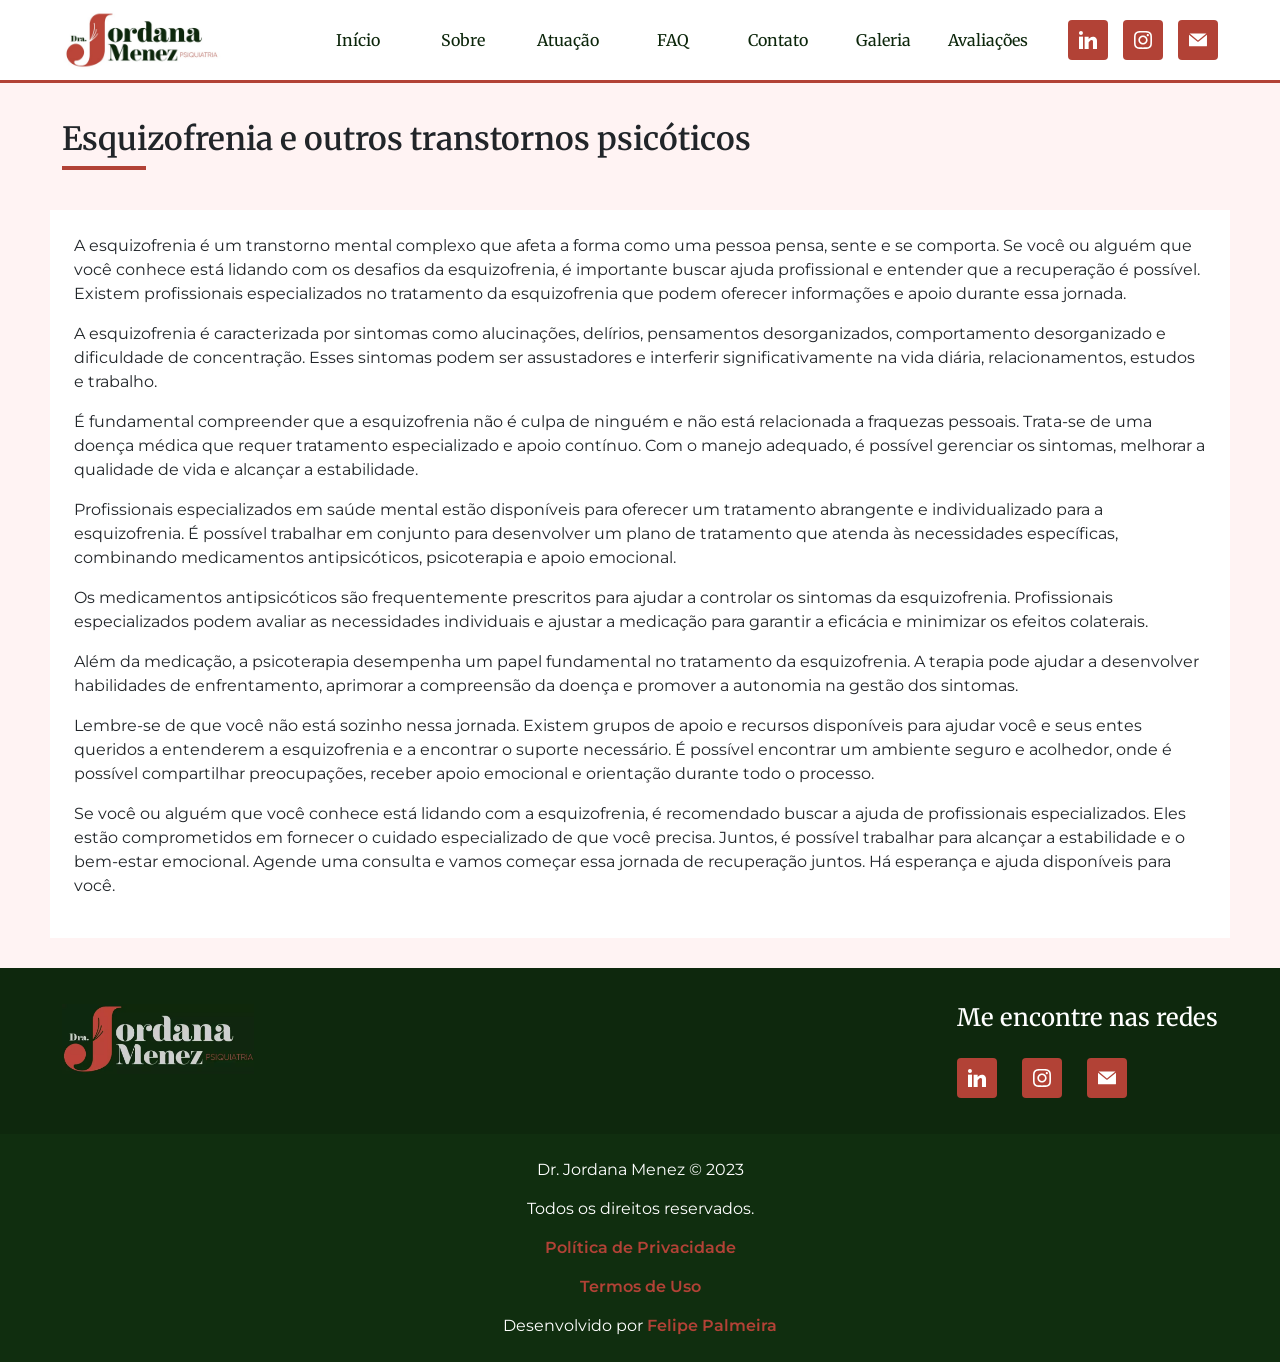
<file: paginas/esquizofrenia.html>
<!DOCTYPE html>
<html lang="en">
<head>
    <meta charset="UTF-8">
    <meta http-equiv="X-UA-Compatible" content="IE=edge">
    <meta name="viewport" content="width=device-width, initial-scale=1.0">
    <title>Esquizofrenia e outros transtornos psicóticos</title>

    <!-- Estilos -->
    <link rel="stylesheet" href="../assets/css/style.css">
    <link rel="stylesheet" href="../assets/css/animation.css">
    
    <!-- Fontes -->
    <link rel="preconnect" href="https://fonts.googleapis.com">
    <link rel="preconnect" href="https://fonts.gstatic.com" crossorigin>
    <link href="https://fonts.googleapis.com/css2?family=Merriweather:ital,wght@0,300;0,400;0,700;1,300;1,400;1,700&display=swap" rel="stylesheet">
    <link rel="stylesheet" href="https://cdn.jsdelivr.net/npm/bootstrap@4.0.0/dist/css/bootstrap.min.css" integrity="sha384-Gn5384xqQ1aoWXA+058RXPxPg6fy4IWvTNh0E263XmFcJlSAwiGgFAW/dAiS6JXm" crossorigin="anonymous">

    <link rel="preconnect" href="https://fonts.googleapis.com">
    <link rel="preconnect" href="https://fonts.gstatic.com" crossorigin>
    <link href="https://fonts.googleapis.com/css2?family=Merriweather:ital,wght@0,300;0,400;0,700;1,300;1,400;1,700&family=Montserrat:ital,wght@0,200;0,300;0,400;0,500;0,600;1,200;1,300;1,400;1,500;1,600&display=swap" rel="stylesheet">

    <link rel="stylesheet" href="https://cdn.jsdelivr.net/npm/swiper@9/swiper-bundle.min.css"/>
    <link rel="icon" type="image/x-icon" href="../favicon.ico">
    
    <!-- Scripts -->
    <script src="../assets/js/script.js"></script>
    <script defer src="../assets/js/animation.js"></script>
    <script src="https://code.jquery.com/jquery-3.2.1.slim.min.js" integrity="sha384-KJ3o2DKtIkvYIK3UENzmM7KCkRr/rE9/Qpg6aAZGJwFDMVNA/GpGFF93hXpG5KkN" crossorigin="anonymous"></script>
    <script src="https://cdn.jsdelivr.net/npm/popper.js@1.12.9/dist/umd/popper.min.js" integrity="sha384-ApNbgh9B+Y1QKtv3Rn7W3mgPxhU9K/ScQsAP7hUibX39j7fakFPskvXusvfa0b4Q" crossorigin="anonymous"></script>
    <script src="https://cdn.jsdelivr.net/npm/bootstrap@4.0.0/dist/js/bootstrap.min.js" integrity="sha384-JZR6Spejh4U02d8jOt6vLEHfe/JQGiRRSQQxSfFWpi1MquVdAyjUar5+76PVCmYl" crossorigin="anonymous"></script>
    <script src="https://cdn.jsdelivr.net/npm/swiper@9/swiper-bundle.min.js"></script>
</head>
<body>
    <header>
        <div class="center">
            <div class="topo-header">
                <div class="logo-header">
                    <img width="160px" src="../assets/img/logo-jordana.webp" alt="Dr. Jordana Menez - Psiquiatra">
                </div>
                <nav>
                    <ul class="menu-header">
                        <a href="/"><li>Início</li></a>
                        <a href="#section-sobre"><li>Sobre</li></a>
                        <a href="#section-atuacao"><li>Atuação</li></a>
                        <a href="#section-faq"><li>FAQ</li></a>
                        <a href="#section-contato"><li>Contato</li></a>
                        <a href="#section-galeria"><li>Galeria</li></a>
                        <a href="#section-avalicoes"><li>Avaliações</li></a>
                    </ul>
                    <div class="social-header">
                        <a href="https://www.linkedin.com/in/jordana-menez-867227261/" target="_blank"><img width="18px" height="18px" src="../assets/img/icons/linkedin.svg" alt="Linkedin Dr. Jordana Menez"></a>
                        <a href="https://www.instagram.com/jordanamenez.psiquiatria/" target="_blank"><img width="18px" height="18px" src="../assets/img/icons/instagram.svg" alt="Instagram Dr. Jordana Menez"></a>
                        <a href="mailto:jordanamenez.psiq@gmail.com" target="_blank"><img width="18px" height="18px" src="../assets/img/icons/email.svg" alt="Email Dr. Jordana Menez"></a>
                    </div>
                </nav>
                <div class="btn-menu-mobile">
                    <img width="18px" height="18px" src="../assets/img/icons/sandwitch.svg" alt="Menu">
                </div>
                <div class="menu-mobile">
                    <nav>
                        <ul class="menu-mobile-ul">
                            <a href="/"><li>Início</li></a>
                            <a href="#section-sobre"><li>Sobre</li></a>
                            <a href="#section-atuacao"><li>Atuação</li></a>
                            <a href="#section-faq"><li>FAQ</li></a>
                            <a href="#section-contato"><li>Contato</li></a>
                            <a href="#section-galeria"><li>Galeria</li></a>
                            <a href="#section-avalicoes"><li>Avaliações</li></a>
                        </ul>
                        <hr style="margin:0;width:100%;border:1px solid #113e0f;">
                        <p style="font-weight: 600;color:#FFF;margin:0;text-align: center;">Me encontre nas redes:</p>
                        <div class="social-mobile">
                            <a href="https://www.linkedin.com/in/jordana-menez-867227261/" target="_blank"><img width="18px" height="18px" src="../assets/img/icons/linkedin.svg" alt="Linkedin Dr. Jordana Menez"></a>
                            <a href="https://www.instagram.com/jordanamenez.psiquiatria/" target="_blank"><img width="18px" height="18px" src="../assets/img/icons/instagram.svg" alt="Instagram Dr. Jordana Menez"></a>
                            <a href="mailto:jordanamenez.psiq@gmail.com" target="_blank"><img width="18px" height="18px" src="../assets/img/icons/email.svg" alt="Email Dr. Jordana Menez"></a>
                        </div>
                    </nav>
                </div>
            </div>
        </div>
    </header>

    <div class="corpo-site">
        <section>
            <div class="center">
                <div class="topo-pagina">
                    <h1>Esquizofrenia e outros transtornos psicóticos</h1>
                    <hr class="hr-low-red">
                </div>
                <div class="conteudo-pagina">
                    <p>A esquizofrenia é um transtorno mental complexo que afeta a forma como uma pessoa pensa, sente e se comporta. Se você ou alguém que você conhece está lidando com os desafios da esquizofrenia, é importante buscar ajuda profissional e entender que a recuperação é possível. Existem profissionais especializados no tratamento da esquizofrenia que podem oferecer informações e apoio durante essa jornada.</p>

                    <p>A esquizofrenia é caracterizada por sintomas como alucinações, delírios, pensamentos desorganizados, comportamento desorganizado e dificuldade de concentração. Esses sintomas podem ser assustadores e interferir significativamente na vida diária, relacionamentos, estudos e trabalho.</p>

                    <p>É fundamental compreender que a esquizofrenia não é culpa de ninguém e não está relacionada a fraquezas pessoais. Trata-se de uma doença médica que requer tratamento especializado e apoio contínuo. Com o manejo adequado, é possível gerenciar os sintomas, melhorar a qualidade de vida e alcançar a estabilidade.</p>

                    <p>Profissionais especializados em saúde mental estão disponíveis para oferecer um tratamento abrangente e individualizado para a esquizofrenia. É possível trabalhar em conjunto para desenvolver um plano de tratamento que atenda às necessidades específicas, combinando medicamentos antipsicóticos, psicoterapia e apoio emocional.</p>

                    <p>Os medicamentos antipsicóticos são frequentemente prescritos para ajudar a controlar os sintomas da esquizofrenia. Profissionais especializados podem avaliar as necessidades individuais e ajustar a medicação para garantir a eficácia e minimizar os efeitos colaterais.</p>

                    <p>Além da medicação, a psicoterapia desempenha um papel fundamental no tratamento da esquizofrenia. A terapia pode ajudar a desenvolver habilidades de enfrentamento, aprimorar a compreensão da doença e promover a autonomia na gestão dos sintomas.</p>

                    <p>Lembre-se de que você não está sozinho nessa jornada. Existem grupos de apoio e recursos disponíveis para ajudar você e seus entes queridos a entenderem a esquizofrenia e a encontrar o suporte necessário. É possível encontrar um ambiente seguro e acolhedor, onde é possível compartilhar preocupações, receber apoio emocional e orientação durante todo o processo.</p>

                    <p>Se você ou alguém que você conhece está lidando com a esquizofrenia, é recomendado buscar a ajuda de profissionais especializados. Eles estão comprometidos em fornecer o cuidado especializado de que você precisa. Juntos, é possível trabalhar para alcançar a estabilidade e o bem-estar emocional. Agende uma consulta e vamos começar essa jornada de recuperação juntos. Há esperança e ajuda disponíveis para você.</p>

                </div>
            </div>
        </section>
    </div>

    <footer>
        <div class="center">
            <div class="footer-content">
                <div class="logo-footer">
                    <img src="../assets/img/logo-dark.webp" height="70px" alt="Psiquiatra Jordana Menez">
                </div>
                <div class="footer-right">
                    <h4>Me encontre nas redes</h4>
                    <div class="social-footer">
                        <a href="https://www.linkedin.com/in/jordana-menez-867227261/" target="_blank"><img width="18px" height="18px" src="../assets/img/icons/linkedin.svg" alt="Linkedin Dr. Jordana Menez"></a>
                        <a href="https://www.instagram.com/jordanamenez.psiquiatria/" target="_blank"><img width="18px" height="18px" src="../assets/img/icons/instagram.svg" alt="Instagram Dr. Jordana Menez"></a>
                        <a href="mailto:jordanamenez.psiq@gmail.com" target="_blank"><img width="18px" height="18px" src="../assets/img/icons/email.svg" alt="Email Dr. Jordana Menez"></a>
                    </div>
                </div>
            </div>
        </div>
        <div class="rodape">
             <div>Dr. Jordana Menez © 2023</div> 
             <div>Todos os direitos reservados.</div>
             <a href="politica-privacidade.html">Política de Privacidade</a> 
             <a href="termos-uso.html">Termos de Uso</a>
             <div>Desenvolvido por <a href="https://www.instagram.com/felipdpp/">Felipe Palmeira</a></div>
        </div>

        <!-- <a class="wpp-flutuante" href="#">
            <img width="60px" src="../assets/img/icons/wpp-flutuante.png" alt="Whatsapp">
        </a> -->
    </footer>
</body>
</html>
</file>
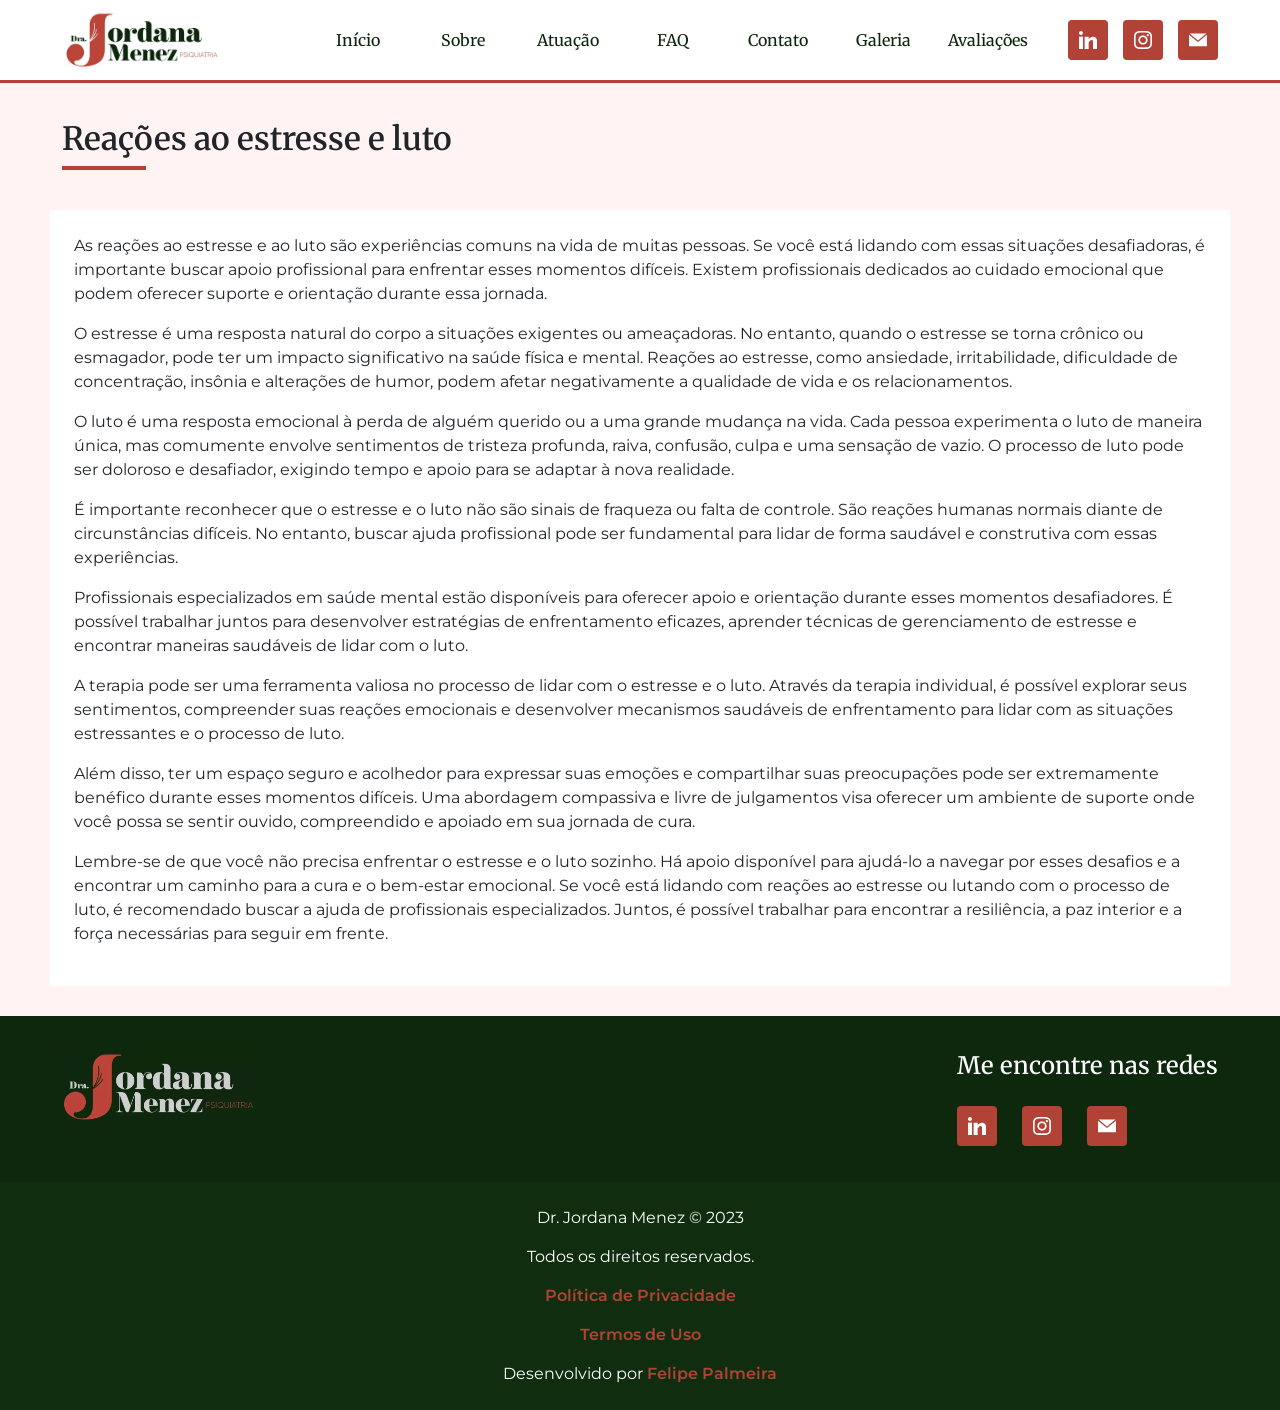
<file: paginas/reacoes-ao-estresse-e-luto.html>
<!DOCTYPE html>
<html lang="en">
<head>
    <meta charset="UTF-8">
    <meta http-equiv="X-UA-Compatible" content="IE=edge">
    <meta name="viewport" content="width=device-width, initial-scale=1.0">
    <title>Reações ao estresse e luto</title>

    <!-- Estilos -->
    <link rel="stylesheet" href="../assets/css/style.css">
    <link rel="stylesheet" href="../assets/css/animation.css">
    
    <!-- Fontes -->
    <link rel="preconnect" href="https://fonts.googleapis.com">
    <link rel="preconnect" href="https://fonts.gstatic.com" crossorigin>
    <link href="https://fonts.googleapis.com/css2?family=Merriweather:ital,wght@0,300;0,400;0,700;1,300;1,400;1,700&display=swap" rel="stylesheet">
    <link rel="stylesheet" href="https://cdn.jsdelivr.net/npm/bootstrap@4.0.0/dist/css/bootstrap.min.css" integrity="sha384-Gn5384xqQ1aoWXA+058RXPxPg6fy4IWvTNh0E263XmFcJlSAwiGgFAW/dAiS6JXm" crossorigin="anonymous">

    <link rel="preconnect" href="https://fonts.googleapis.com">
    <link rel="preconnect" href="https://fonts.gstatic.com" crossorigin>
    <link href="https://fonts.googleapis.com/css2?family=Merriweather:ital,wght@0,300;0,400;0,700;1,300;1,400;1,700&family=Montserrat:ital,wght@0,200;0,300;0,400;0,500;0,600;1,200;1,300;1,400;1,500;1,600&display=swap" rel="stylesheet">

    <link rel="stylesheet" href="https://cdn.jsdelivr.net/npm/swiper@9/swiper-bundle.min.css"/>
    <link rel="icon" type="image/x-icon" href="../favicon.ico">
    
    <!-- Scripts -->
    <script src="../assets/js/script.js"></script>
    <script defer src="../assets/js/animation.js"></script>
    <script src="https://code.jquery.com/jquery-3.2.1.slim.min.js" integrity="sha384-KJ3o2DKtIkvYIK3UENzmM7KCkRr/rE9/Qpg6aAZGJwFDMVNA/GpGFF93hXpG5KkN" crossorigin="anonymous"></script>
    <script src="https://cdn.jsdelivr.net/npm/popper.js@1.12.9/dist/umd/popper.min.js" integrity="sha384-ApNbgh9B+Y1QKtv3Rn7W3mgPxhU9K/ScQsAP7hUibX39j7fakFPskvXusvfa0b4Q" crossorigin="anonymous"></script>
    <script src="https://cdn.jsdelivr.net/npm/bootstrap@4.0.0/dist/js/bootstrap.min.js" integrity="sha384-JZR6Spejh4U02d8jOt6vLEHfe/JQGiRRSQQxSfFWpi1MquVdAyjUar5+76PVCmYl" crossorigin="anonymous"></script>
    <script src="https://cdn.jsdelivr.net/npm/swiper@9/swiper-bundle.min.js"></script>
</head>
<body>
    <header>
        <div class="center">
            <div class="topo-header">
                <div class="logo-header">
                    <img width="160px" src="../assets/img/logo-jordana.webp" alt="Dr. Jordana Menez - Psiquiatra">
                </div>
                <nav>
                    <ul class="menu-header">
                        <a href="/"><li>Início</li></a>
                        <a href="#section-sobre"><li>Sobre</li></a>
                        <a href="#section-atuacao"><li>Atuação</li></a>
                        <a href="#section-faq"><li>FAQ</li></a>
                        <a href="#section-contato"><li>Contato</li></a>
                        <a href="#section-galeria"><li>Galeria</li></a>
                        <a href="#section-avalicoes"><li>Avaliações</li></a>
                    </ul>
                    <div class="social-header">
                        <a href="https://www.linkedin.com/in/jordana-menez-867227261/" target="_blank"><img width="18px" height="18px" src="../assets/img/icons/linkedin.svg" alt="Linkedin Dr. Jordana Menez"></a>
                        <a href="https://www.instagram.com/jordanamenez.psiquiatria/" target="_blank"><img width="18px" height="18px" src="../assets/img/icons/instagram.svg" alt="Instagram Dr. Jordana Menez"></a>
                        <a href="mailto:jordanamenez.psiq@gmail.com" target="_blank"><img width="18px" height="18px" src="../assets/img/icons/email.svg" alt="Email Dr. Jordana Menez"></a>
                    </div>
                </nav>
                <div class="btn-menu-mobile">
                    <img width="18px" height="18px" src="../assets/img/icons/sandwitch.svg" alt="Menu">
                </div>
                <div class="menu-mobile">
                    <nav>
                        <ul class="menu-mobile-ul">
                            <a href="/"><li>Início</li></a>
                            <a href="#section-sobre"><li>Sobre</li></a>
                            <a href="#section-atuacao"><li>Atuação</li></a>
                            <a href="#section-faq"><li>FAQ</li></a>
                            <a href="#section-contato"><li>Contato</li></a>
                            <a href="#section-galeria"><li>Galeria</li></a>
                            <a href="#section-avalicoes"><li>Avaliações</li></a>
                        </ul>
                        <hr style="margin:0;width:100%;border:1px solid #113e0f;">
                        <p style="font-weight: 600;color:#FFF;margin:0;text-align: center;">Me encontre nas redes:</p>
                        <div class="social-mobile">
                            <a href="https://www.linkedin.com/in/jordana-menez-867227261/" target="_blank"><img width="18px" height="18px" src="../assets/img/icons/linkedin.svg" alt="Linkedin Dr. Jordana Menez"></a>
                            <a href="https://www.instagram.com/jordanamenez.psiquiatria/" target="_blank"><img width="18px" height="18px" src="../assets/img/icons/instagram.svg" alt="Instagram Dr. Jordana Menez"></a>
                            <a href="mailto:jordanamenez.psiq@gmail.com" target="_blank"><img width="18px" height="18px" src="../assets/img/icons/email.svg" alt="Email Dr. Jordana Menez"></a>
                        </div>
                    </nav>
                </div>
            </div>
        </div>
    </header>

    <div class="corpo-site">
        <section>
            <div class="center">
                <div class="topo-pagina">
                    <h1>Reações ao estresse e luto</h1>
                    <hr class="hr-low-red">
                </div>
                <div class="conteudo-pagina">
                    <p>As reações ao estresse e ao luto são experiências comuns na vida de muitas pessoas. Se você está lidando com essas situações desafiadoras, é importante buscar apoio profissional para enfrentar esses momentos difíceis. Existem profissionais dedicados ao cuidado emocional que podem oferecer suporte e orientação durante essa jornada.</p>

                    <p>O estresse é uma resposta natural do corpo a situações exigentes ou ameaçadoras. No entanto, quando o estresse se torna crônico ou esmagador, pode ter um impacto significativo na saúde física e mental. Reações ao estresse, como ansiedade, irritabilidade, dificuldade de concentração, insônia e alterações de humor, podem afetar negativamente a qualidade de vida e os relacionamentos.</p>

                    <p>O luto é uma resposta emocional à perda de alguém querido ou a uma grande mudança na vida. Cada pessoa experimenta o luto de maneira única, mas comumente envolve sentimentos de tristeza profunda, raiva, confusão, culpa e uma sensação de vazio. O processo de luto pode ser doloroso e desafiador, exigindo tempo e apoio para se adaptar à nova realidade.</p>

                    <p>É importante reconhecer que o estresse e o luto não são sinais de fraqueza ou falta de controle. São reações humanas normais diante de circunstâncias difíceis. No entanto, buscar ajuda profissional pode ser fundamental para lidar de forma saudável e construtiva com essas experiências.</p>

                    <p>Profissionais especializados em saúde mental estão disponíveis para oferecer apoio e orientação durante esses momentos desafiadores. É possível trabalhar juntos para desenvolver estratégias de enfrentamento eficazes, aprender técnicas de gerenciamento de estresse e encontrar maneiras saudáveis de lidar com o luto.</p>

                    <p>A terapia pode ser uma ferramenta valiosa no processo de lidar com o estresse e o luto. Através da terapia individual, é possível explorar seus sentimentos, compreender suas reações emocionais e desenvolver mecanismos saudáveis de enfrentamento para lidar com as situações estressantes e o processo de luto.</p>

                    <p>Além disso, ter um espaço seguro e acolhedor para expressar suas emoções e compartilhar suas preocupações pode ser extremamente benéfico durante esses momentos difíceis. Uma abordagem compassiva e livre de julgamentos visa oferecer um ambiente de suporte onde você possa se sentir ouvido, compreendido e apoiado em sua jornada de cura.</p>

                    <p>Lembre-se de que você não precisa enfrentar o estresse e o luto sozinho. Há apoio disponível para ajudá-lo a navegar por esses desafios e a encontrar um caminho para a cura e o bem-estar emocional. Se você está lidando com reações ao estresse ou lutando com o processo de luto, é recomendado buscar a ajuda de profissionais especializados. Juntos, é possível trabalhar para encontrar a resiliência, a paz interior e a força necessárias para seguir em frente.</p>
                </div>
            </div>
        </section>
    </div>

    <footer>
        <div class="center">
            <div class="footer-content">
                <div class="logo-footer">
                    <img src="../assets/img/logo-dark.webp" height="70px" alt="Psiquiatra Jordana Menez">
                </div>
                <div class="footer-right">
                    <h4>Me encontre nas redes</h4>
                    <div class="social-footer">
                        <a href="https://www.linkedin.com/in/jordana-menez-867227261/" target="_blank"><img width="18px" height="18px" src="../assets/img/icons/linkedin.svg" alt="Linkedin Dr. Jordana Menez"></a>
                        <a href="https://www.instagram.com/jordanamenez.psiquiatria/" target="_blank"><img width="18px" height="18px" src="../assets/img/icons/instagram.svg" alt="Instagram Dr. Jordana Menez"></a>
                        <a href="mailto:jordanamenez.psiq@gmail.com" target="_blank"><img width="18px" height="18px" src="../assets/img/icons/email.svg" alt="Email Dr. Jordana Menez"></a>
                    </div>
                </div>
            </div>
        </div>
        <div class="rodape">
             <div>Dr. Jordana Menez © 2023</div> 
             <div>Todos os direitos reservados.</div>
             <a href="politica-privacidade.html">Política de Privacidade</a> 
             <a href="termos-uso.html">Termos de Uso</a>
             <div>Desenvolvido por <a href="https://www.instagram.com/felipdpp/">Felipe Palmeira</a></div>
        </div>

        <!-- <a class="wpp-flutuante" href="#">
            <img width="60px" src="../assets/img/icons/wpp-flutuante.png" alt="Whatsapp">
        </a> -->
    </footer>
</body>
</html>
</file>
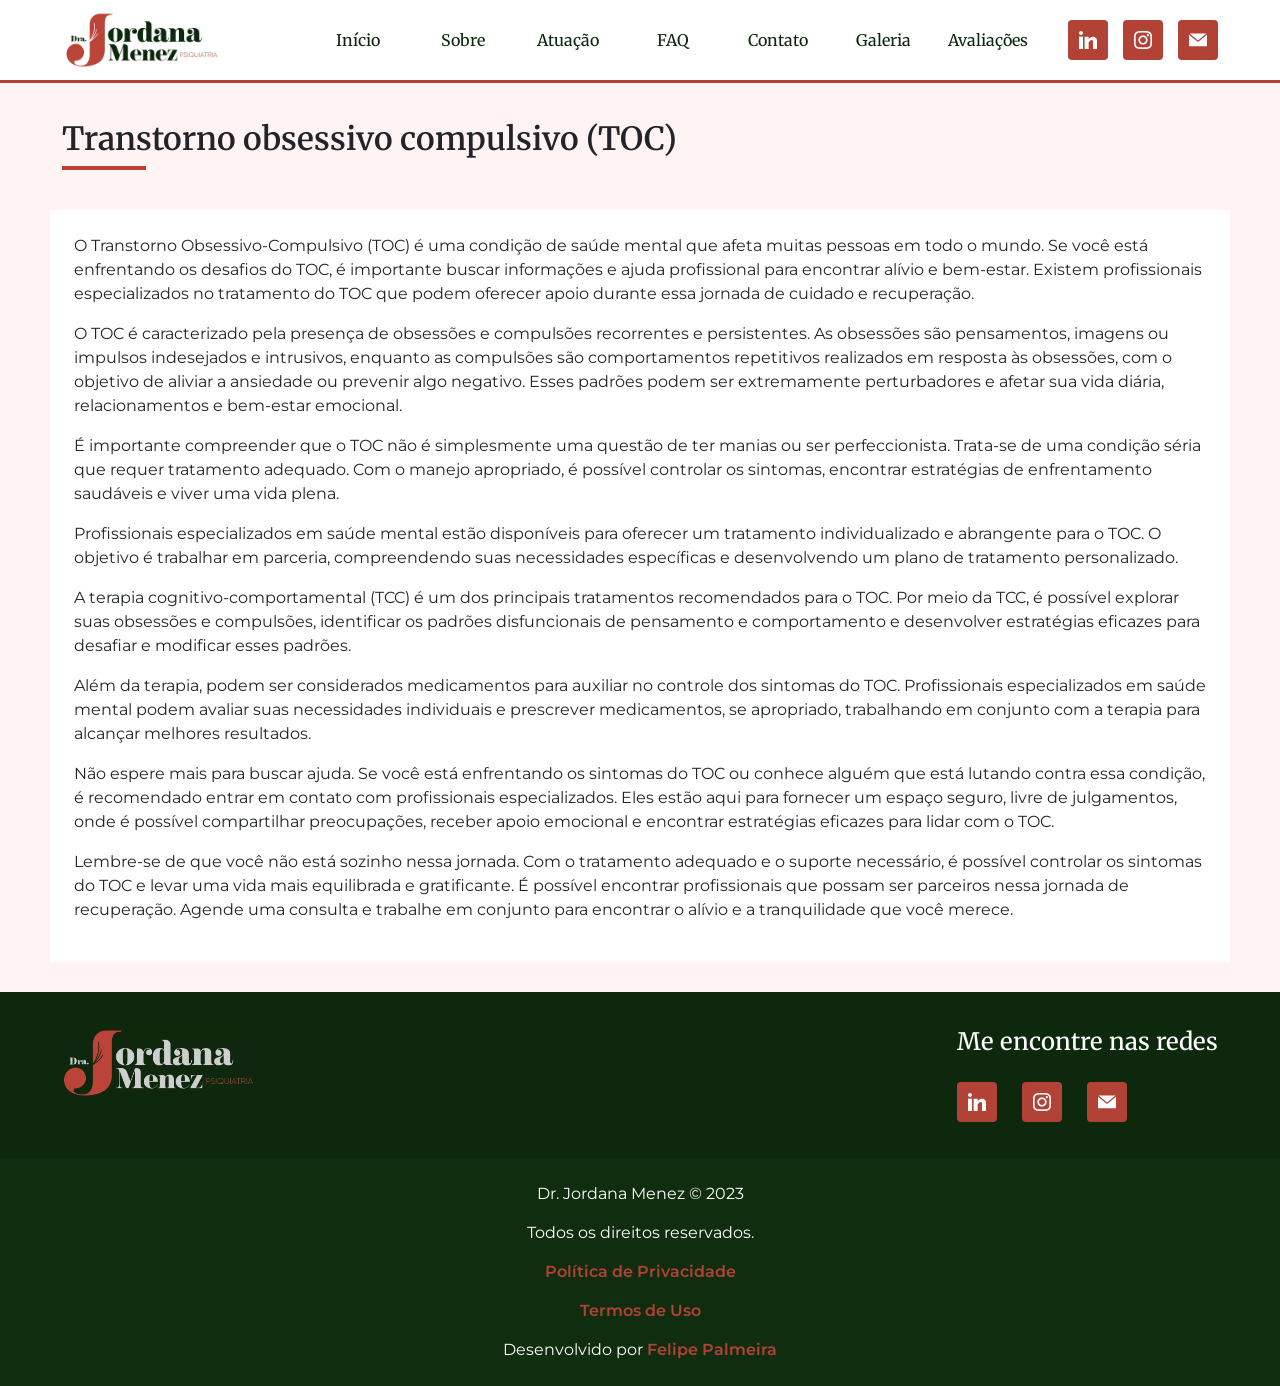
<file: paginas/toc.html>
<!DOCTYPE html>
<html lang="en">
<head>
    <meta charset="UTF-8">
    <meta http-equiv="X-UA-Compatible" content="IE=edge">
    <meta name="viewport" content="width=device-width, initial-scale=1.0">
    <title>Transtorno obsessivo compulsivo (TOC)</title>

    <!-- Estilos -->
    <link rel="stylesheet" href="../assets/css/style.css">
    <link rel="stylesheet" href="../assets/css/animation.css">
    
    <!-- Fontes -->
    <link rel="preconnect" href="https://fonts.googleapis.com">
    <link rel="preconnect" href="https://fonts.gstatic.com" crossorigin>
    <link href="https://fonts.googleapis.com/css2?family=Merriweather:ital,wght@0,300;0,400;0,700;1,300;1,400;1,700&display=swap" rel="stylesheet">
    <link rel="stylesheet" href="https://cdn.jsdelivr.net/npm/bootstrap@4.0.0/dist/css/bootstrap.min.css" integrity="sha384-Gn5384xqQ1aoWXA+058RXPxPg6fy4IWvTNh0E263XmFcJlSAwiGgFAW/dAiS6JXm" crossorigin="anonymous">

    <link rel="preconnect" href="https://fonts.googleapis.com">
    <link rel="preconnect" href="https://fonts.gstatic.com" crossorigin>
    <link href="https://fonts.googleapis.com/css2?family=Merriweather:ital,wght@0,300;0,400;0,700;1,300;1,400;1,700&family=Montserrat:ital,wght@0,200;0,300;0,400;0,500;0,600;1,200;1,300;1,400;1,500;1,600&display=swap" rel="stylesheet">

    <link rel="stylesheet" href="https://cdn.jsdelivr.net/npm/swiper@9/swiper-bundle.min.css"/>
    <link rel="icon" type="image/x-icon" href="../favicon.ico">
    
    <!-- Scripts -->
    <script src="../assets/js/script.js"></script>
    <script defer src="../assets/js/animation.js"></script>
    <script src="https://code.jquery.com/jquery-3.2.1.slim.min.js" integrity="sha384-KJ3o2DKtIkvYIK3UENzmM7KCkRr/rE9/Qpg6aAZGJwFDMVNA/GpGFF93hXpG5KkN" crossorigin="anonymous"></script>
    <script src="https://cdn.jsdelivr.net/npm/popper.js@1.12.9/dist/umd/popper.min.js" integrity="sha384-ApNbgh9B+Y1QKtv3Rn7W3mgPxhU9K/ScQsAP7hUibX39j7fakFPskvXusvfa0b4Q" crossorigin="anonymous"></script>
    <script src="https://cdn.jsdelivr.net/npm/bootstrap@4.0.0/dist/js/bootstrap.min.js" integrity="sha384-JZR6Spejh4U02d8jOt6vLEHfe/JQGiRRSQQxSfFWpi1MquVdAyjUar5+76PVCmYl" crossorigin="anonymous"></script>
    <script src="https://cdn.jsdelivr.net/npm/swiper@9/swiper-bundle.min.js"></script>
</head>
<body>
    <header>
        <div class="center">
            <div class="topo-header">
                <div class="logo-header">
                    <img width="160px" src="../assets/img/logo-jordana.webp" alt="Dr. Jordana Menez - Psiquiatra">
                </div>
                <nav>
                    <ul class="menu-header">
                        <a href="/"><li>Início</li></a>
                        <a href="#section-sobre"><li>Sobre</li></a>
                        <a href="#section-atuacao"><li>Atuação</li></a>
                        <a href="#section-faq"><li>FAQ</li></a>
                        <a href="#section-contato"><li>Contato</li></a>
                        <a href="#section-galeria"><li>Galeria</li></a>
                        <a href="#section-avalicoes"><li>Avaliações</li></a>
                    </ul>
                    <div class="social-header">
                        <a href="https://www.linkedin.com/in/jordana-menez-867227261/" target="_blank"><img width="18px" height="18px" src="../assets/img/icons/linkedin.svg" alt="Linkedin Dr. Jordana Menez"></a>
                        <a href="https://www.instagram.com/jordanamenez.psiquiatria/" target="_blank"><img width="18px" height="18px" src="../assets/img/icons/instagram.svg" alt="Instagram Dr. Jordana Menez"></a>
                        <a href="mailto:jordanamenez.psiq@gmail.com" target="_blank"><img width="18px" height="18px" src="../assets/img/icons/email.svg" alt="Email Dr. Jordana Menez"></a>
                    </div>
                </nav>
                <div class="btn-menu-mobile">
                    <img width="18px" height="18px" src="../assets/img/icons/sandwitch.svg" alt="Menu">
                </div>
                <div class="menu-mobile">
                    <nav>
                        <ul class="menu-mobile-ul">
                            <a href="/"><li>Início</li></a>
                            <a href="#section-sobre"><li>Sobre</li></a>
                            <a href="#section-atuacao"><li>Atuação</li></a>
                            <a href="#section-faq"><li>FAQ</li></a>
                            <a href="#section-contato"><li>Contato</li></a>
                            <a href="#section-galeria"><li>Galeria</li></a>
                            <a href="#section-avalicoes"><li>Avaliações</li></a>
                        </ul>
                        <hr style="margin:0;width:100%;border:1px solid #113e0f;">
                        <p style="font-weight: 600;color:#FFF;margin:0;text-align: center;">Me encontre nas redes:</p>
                        <div class="social-mobile">
                            <a href="https://www.linkedin.com/in/jordana-menez-867227261/" target="_blank"><img width="18px" height="18px" src="../assets/img/icons/linkedin.svg" alt="Linkedin Dr. Jordana Menez"></a>
                            <a href="https://www.instagram.com/jordanamenez.psiquiatria/" target="_blank"><img width="18px" height="18px" src="../assets/img/icons/instagram.svg" alt="Instagram Dr. Jordana Menez"></a>
                            <a href="mailto:jordanamenez.psiq@gmail.com" target="_blank"><img width="18px" height="18px" src="../assets/img/icons/email.svg" alt="Email Dr. Jordana Menez"></a>
                        </div>
                    </nav>
                </div>
            </div>
        </div>
    </header>

    <div class="corpo-site">
        <section>
            <div class="center">
                <div class="topo-pagina">
                    <h1>Transtorno obsessivo compulsivo (TOC)</h1>
                    <hr class="hr-low-red">
                </div>
                <div class="conteudo-pagina">
                    <p>O Transtorno Obsessivo-Compulsivo (TOC) é uma condição de saúde mental que afeta muitas pessoas em todo o mundo. Se você está enfrentando os desafios do TOC, é importante buscar informações e ajuda profissional para encontrar alívio e bem-estar. Existem profissionais especializados no tratamento do TOC que podem oferecer apoio durante essa jornada de cuidado e recuperação.</p>

                    <p>O TOC é caracterizado pela presença de obsessões e compulsões recorrentes e persistentes. As obsessões são pensamentos, imagens ou impulsos indesejados e intrusivos, enquanto as compulsões são comportamentos repetitivos realizados em resposta às obsessões, com o objetivo de aliviar a ansiedade ou prevenir algo negativo. Esses padrões podem ser extremamente perturbadores e afetar sua vida diária, relacionamentos e bem-estar emocional.</p>

                    <p>É importante compreender que o TOC não é simplesmente uma questão de ter manias ou ser perfeccionista. Trata-se de uma condição séria que requer tratamento adequado. Com o manejo apropriado, é possível controlar os sintomas, encontrar estratégias de enfrentamento saudáveis e viver uma vida plena.</p>

                    <p>Profissionais especializados em saúde mental estão disponíveis para oferecer um tratamento individualizado e abrangente para o TOC. O objetivo é trabalhar em parceria, compreendendo suas necessidades específicas e desenvolvendo um plano de tratamento personalizado.</p>

                    <p>A terapia cognitivo-comportamental (TCC) é um dos principais tratamentos recomendados para o TOC. Por meio da TCC, é possível explorar suas obsessões e compulsões, identificar os padrões disfuncionais de pensamento e comportamento e desenvolver estratégias eficazes para desafiar e modificar esses padrões.</p>

                    <p>Além da terapia, podem ser considerados medicamentos para auxiliar no controle dos sintomas do TOC. Profissionais especializados em saúde mental podem avaliar suas necessidades individuais e prescrever medicamentos, se apropriado, trabalhando em conjunto com a terapia para alcançar melhores resultados.</p>

                    <p>Não espere mais para buscar ajuda. Se você está enfrentando os sintomas do TOC ou conhece alguém que está lutando contra essa condição, é recomendado entrar em contato com profissionais especializados. Eles estão aqui para fornecer um espaço seguro, livre de julgamentos, onde é possível compartilhar preocupações, receber apoio emocional e encontrar estratégias eficazes para lidar com o TOC.</p>

                    <p>Lembre-se de que você não está sozinho nessa jornada. Com o tratamento adequado e o suporte necessário, é possível controlar os sintomas do TOC e levar uma vida mais equilibrada e gratificante. É possível encontrar profissionais que possam ser parceiros nessa jornada de recuperação. Agende uma consulta e trabalhe em conjunto para encontrar o alívio e a tranquilidade que você merece.</p>
                </div>
            </div>
        </section>
    </div>

    <footer>
        <div class="center">
            <div class="footer-content">
                <div class="logo-footer">
                    <img src="../assets/img/logo-dark.webp" height="70px" alt="Psiquiatra Jordana Menez">
                </div>
                <div class="footer-right">
                    <h4>Me encontre nas redes</h4>
                    <div class="social-footer">
                        <a href="https://www.linkedin.com/in/jordana-menez-867227261/" target="_blank"><img width="18px" height="18px" src="../assets/img/icons/linkedin.svg" alt="Linkedin Dr. Jordana Menez"></a>
                        <a href="https://www.instagram.com/jordanamenez.psiquiatria/" target="_blank"><img width="18px" height="18px" src="../assets/img/icons/instagram.svg" alt="Instagram Dr. Jordana Menez"></a>
                        <a href="mailto:jordanamenez.psiq@gmail.com" target="_blank"><img width="18px" height="18px" src="../assets/img/icons/email.svg" alt="Email Dr. Jordana Menez"></a>
                    </div>
                </div>
            </div>
        </div>
        <div class="rodape">
             <div>Dr. Jordana Menez © 2023</div> 
             <div>Todos os direitos reservados.</div>
             <a href="politica-privacidade.html">Política de Privacidade</a> 
             <a href="termos-uso.html">Termos de Uso</a>
             <div>Desenvolvido por <a href="https://www.instagram.com/felipdpp/">Felipe Palmeira</a></div>
        </div>

        <!-- <a class="wpp-flutuante" href="#">
            <img width="60px" src="../assets/img/icons/wpp-flutuante.png" alt="Whatsapp">
        </a> -->
    </footer>
</body>
</html>
</file>
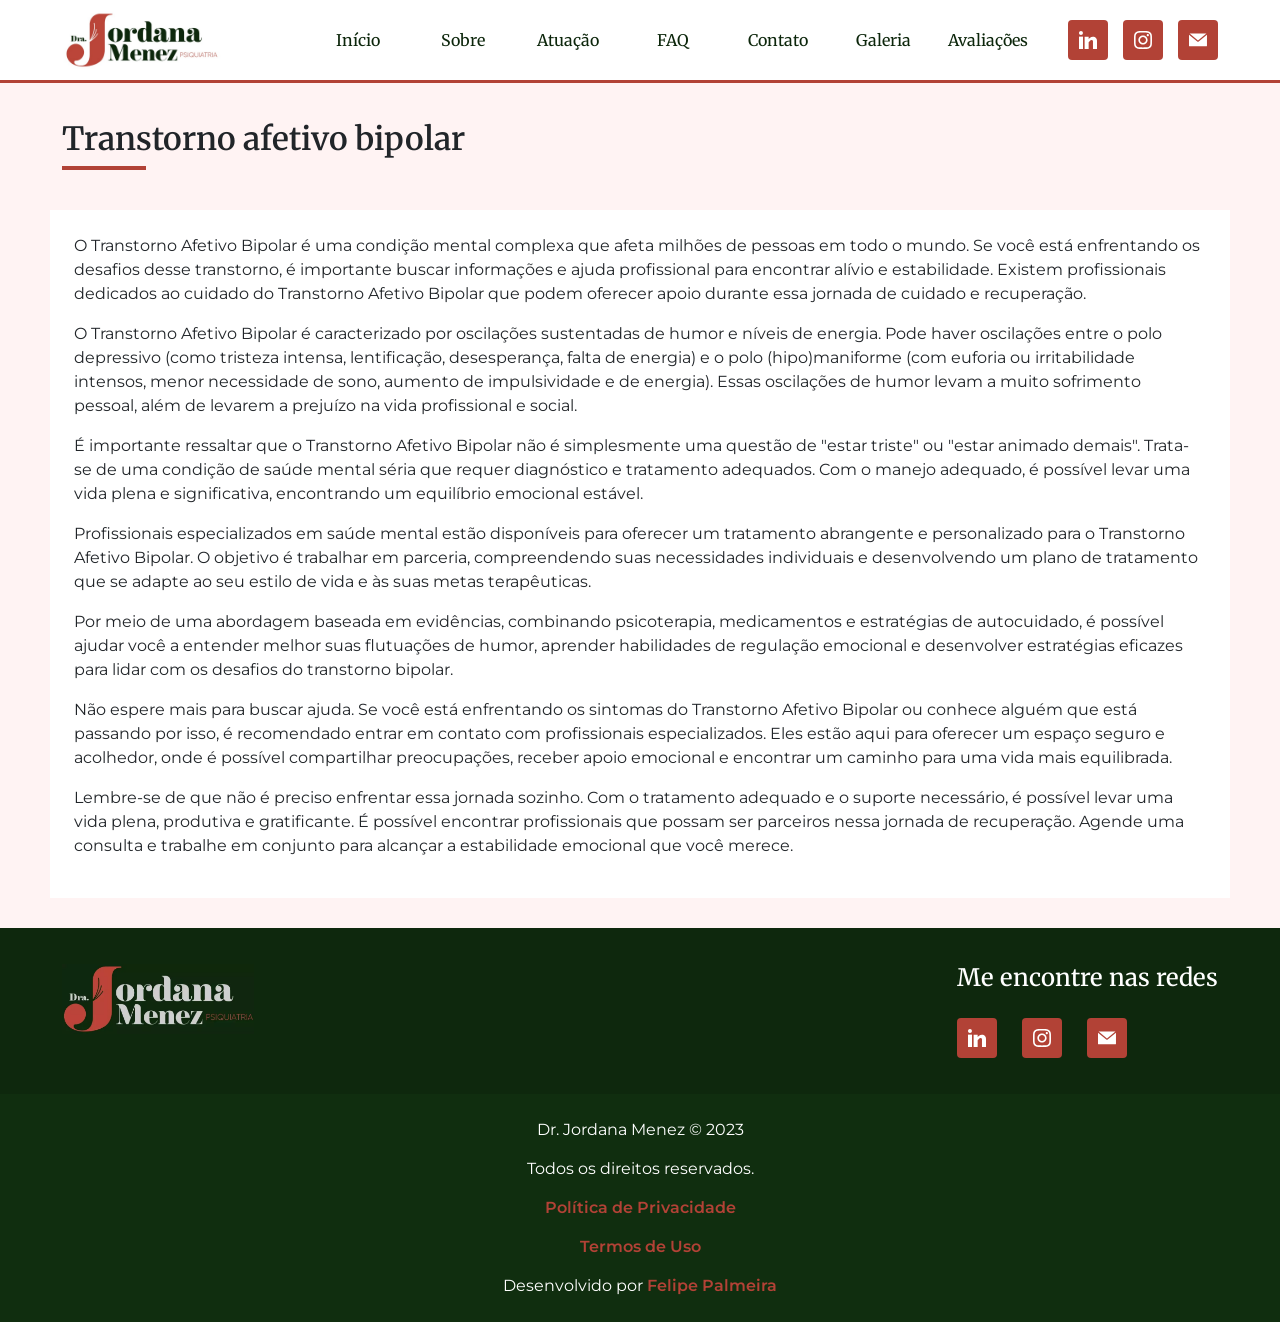
<file: paginas/transtorno-afetivo-bipolar.html>
<!DOCTYPE html>
<html lang="en">
<head>
    <meta charset="UTF-8">
    <meta http-equiv="X-UA-Compatible" content="IE=edge">
    <meta name="viewport" content="width=device-width, initial-scale=1.0">
    <title>Transtorno afetivo bipolar</title>

    <!-- Estilos -->
    <link rel="stylesheet" href="../assets/css/style.css">
    <link rel="stylesheet" href="../assets/css/animation.css">
    
    <!-- Fontes -->
    <link rel="preconnect" href="https://fonts.googleapis.com">
    <link rel="preconnect" href="https://fonts.gstatic.com" crossorigin>
    <link href="https://fonts.googleapis.com/css2?family=Merriweather:ital,wght@0,300;0,400;0,700;1,300;1,400;1,700&display=swap" rel="stylesheet">
    <link rel="stylesheet" href="https://cdn.jsdelivr.net/npm/bootstrap@4.0.0/dist/css/bootstrap.min.css" integrity="sha384-Gn5384xqQ1aoWXA+058RXPxPg6fy4IWvTNh0E263XmFcJlSAwiGgFAW/dAiS6JXm" crossorigin="anonymous">

    <link rel="preconnect" href="https://fonts.googleapis.com">
    <link rel="preconnect" href="https://fonts.gstatic.com" crossorigin>
    <link href="https://fonts.googleapis.com/css2?family=Merriweather:ital,wght@0,300;0,400;0,700;1,300;1,400;1,700&family=Montserrat:ital,wght@0,200;0,300;0,400;0,500;0,600;1,200;1,300;1,400;1,500;1,600&display=swap" rel="stylesheet">

    <link rel="stylesheet" href="https://cdn.jsdelivr.net/npm/swiper@9/swiper-bundle.min.css"/>
    <link rel="icon" type="image/x-icon" href="../favicon.ico">
    
    <!-- Scripts -->
    <script src="../assets/js/script.js"></script>
    <script defer src="../assets/js/animation.js"></script>
    <script src="https://code.jquery.com/jquery-3.2.1.slim.min.js" integrity="sha384-KJ3o2DKtIkvYIK3UENzmM7KCkRr/rE9/Qpg6aAZGJwFDMVNA/GpGFF93hXpG5KkN" crossorigin="anonymous"></script>
    <script src="https://cdn.jsdelivr.net/npm/popper.js@1.12.9/dist/umd/popper.min.js" integrity="sha384-ApNbgh9B+Y1QKtv3Rn7W3mgPxhU9K/ScQsAP7hUibX39j7fakFPskvXusvfa0b4Q" crossorigin="anonymous"></script>
    <script src="https://cdn.jsdelivr.net/npm/bootstrap@4.0.0/dist/js/bootstrap.min.js" integrity="sha384-JZR6Spejh4U02d8jOt6vLEHfe/JQGiRRSQQxSfFWpi1MquVdAyjUar5+76PVCmYl" crossorigin="anonymous"></script>
    <script src="https://cdn.jsdelivr.net/npm/swiper@9/swiper-bundle.min.js"></script>
</head>
<body>
    <header>
        <div class="center">
            <div class="topo-header">
                <div class="logo-header">
                    <img width="160px" src="../assets/img/logo-jordana.webp" alt="Dr. Jordana Menez - Psiquiatra">
                </div>
                <nav>
                    <ul class="menu-header">
                        <a href="/"><li>Início</li></a>
                        <a href="#section-sobre"><li>Sobre</li></a>
                        <a href="#section-atuacao"><li>Atuação</li></a>
                        <a href="#section-faq"><li>FAQ</li></a>
                        <a href="#section-contato"><li>Contato</li></a>
                        <a href="#section-galeria"><li>Galeria</li></a>
                        <a href="#section-avalicoes"><li>Avaliações</li></a>
                    </ul>
                    <div class="social-header">
                        <a href="https://www.linkedin.com/in/jordana-menez-867227261/" target="_blank"><img width="18px" height="18px" src="../assets/img/icons/linkedin.svg" alt="Linkedin Dr. Jordana Menez"></a>
                        <a href="https://www.instagram.com/jordanamenez.psiquiatria/" target="_blank"><img width="18px" height="18px" src="../assets/img/icons/instagram.svg" alt="Instagram Dr. Jordana Menez"></a>
                        <a href="mailto:jordanamenez.psiq@gmail.com" target="_blank"><img width="18px" height="18px" src="../assets/img/icons/email.svg" alt="Email Dr. Jordana Menez"></a>
                    </div>
                </nav>
                <div class="btn-menu-mobile">
                    <img width="18px" height="18px" src="../assets/img/icons/sandwitch.svg" alt="Menu">
                </div>
                <div class="menu-mobile">
                    <nav>
                        <ul class="menu-mobile-ul">
                            <a href="/"><li>Início</li></a>
                            <a href="#section-sobre"><li>Sobre</li></a>
                            <a href="#section-atuacao"><li>Atuação</li></a>
                            <a href="#section-faq"><li>FAQ</li></a>
                            <a href="#section-contato"><li>Contato</li></a>
                            <a href="#section-galeria"><li>Galeria</li></a>
                            <a href="#section-avalicoes"><li>Avaliações</li></a>
                        </ul>
                        <hr style="margin:0;width:100%;border:1px solid #113e0f;">
                        <p style="font-weight: 600;color:#FFF;margin:0;text-align: center;">Me encontre nas redes:</p>
                        <div class="social-mobile">
                            <a href="https://www.linkedin.com/in/jordana-menez-867227261/" target="_blank"><img width="18px" height="18px" src="../assets/img/icons/linkedin.svg" alt="Linkedin Dr. Jordana Menez"></a>
                            <a href="https://www.instagram.com/jordanamenez.psiquiatria/" target="_blank"><img width="18px" height="18px" src="../assets/img/icons/instagram.svg" alt="Instagram Dr. Jordana Menez"></a>
                            <a href="mailto:jordanamenez.psiq@gmail.com" target="_blank"><img width="18px" height="18px" src="../assets/img/icons/email.svg" alt="Email Dr. Jordana Menez"></a>
                        </div>
                    </nav>
                </div>
            </div>
        </div>
    </header>

    <div class="corpo-site">
        <section>
            <div class="center">
                <div class="topo-pagina">
                    <h1>Transtorno afetivo bipolar</h1>
                    <hr class="hr-low-red">
                </div>
                <div class="conteudo-pagina">
                    <p>O Transtorno Afetivo Bipolar é uma condição mental complexa que afeta milhões de pessoas em todo o mundo. Se você está enfrentando os desafios desse transtorno, é importante buscar informações e ajuda profissional para encontrar alívio e estabilidade. Existem profissionais dedicados ao cuidado do Transtorno Afetivo Bipolar que podem oferecer apoio durante essa jornada de cuidado e recuperação.</p>

                    <p>O Transtorno Afetivo Bipolar é caracterizado por oscilações sustentadas de humor e níveis de energia. Pode haver oscilações entre o polo depressivo (como tristeza intensa, lentificação, desesperança, falta de energia) e o polo (hipo)maniforme (com euforia ou irritabilidade intensos, menor necessidade de sono, aumento de impulsividade e de energia). Essas oscilações de humor levam a muito sofrimento pessoal, além de levarem a prejuízo na vida profissional e social.</p>

                    <p>É importante ressaltar que o Transtorno Afetivo Bipolar não é simplesmente uma questão de "estar triste" ou "estar animado demais". Trata-se de uma condição de saúde mental séria que requer diagnóstico e tratamento adequados. Com o manejo adequado, é possível levar uma vida plena e significativa, encontrando um equilíbrio emocional estável.</p>

                    <p>Profissionais especializados em saúde mental estão disponíveis para oferecer um tratamento abrangente e personalizado para o Transtorno Afetivo Bipolar. O objetivo é trabalhar em parceria, compreendendo suas necessidades individuais e desenvolvendo um plano de tratamento que se adapte ao seu estilo de vida e às suas metas terapêuticas.</p>

                    <p>Por meio de uma abordagem baseada em evidências, combinando psicoterapia, medicamentos e estratégias de autocuidado, é possível ajudar você a entender melhor suas flutuações de humor, aprender habilidades de regulação emocional e desenvolver estratégias eficazes para lidar com os desafios do transtorno bipolar.</p>

                    <p>Não espere mais para buscar ajuda. Se você está enfrentando os sintomas do Transtorno Afetivo Bipolar ou conhece alguém que está passando por isso, é recomendado entrar em contato com profissionais especializados. Eles estão aqui para oferecer um espaço seguro e acolhedor, onde é possível compartilhar preocupações, receber apoio emocional e encontrar um caminho para uma vida mais equilibrada.</p>

                    <p>Lembre-se de que não é preciso enfrentar essa jornada sozinho. Com o tratamento adequado e o suporte necessário, é possível levar uma vida plena, produtiva e gratificante. É possível encontrar profissionais que possam ser parceiros nessa jornada de recuperação. Agende uma consulta e trabalhe em conjunto para alcançar a estabilidade emocional que você merece.</p>
                </div>
            </div>
        </section>
    </div>

    <footer>
        <div class="center">
            <div class="footer-content">
                <div class="logo-footer">
                    <img src="../assets/img/logo-dark.webp" height="70px" alt="Psiquiatra Jordana Menez">
                </div>
                <div class="footer-right">
                    <h4>Me encontre nas redes</h4>
                    <div class="social-footer">
                        <a href="https://www.linkedin.com/in/jordana-menez-867227261/" target="_blank"><img width="18px" height="18px" src="../assets/img/icons/linkedin.svg" alt="Linkedin Dr. Jordana Menez"></a>
                        <a href="https://www.instagram.com/jordanamenez.psiquiatria/" target="_blank"><img width="18px" height="18px" src="../assets/img/icons/instagram.svg" alt="Instagram Dr. Jordana Menez"></a>
                        <a href="mailto:jordanamenez.psiq@gmail.com" target="_blank"><img width="18px" height="18px" src="../assets/img/icons/email.svg" alt="Email Dr. Jordana Menez"></a>
                    </div>
                </div>
            </div>
        </div>
        <div class="rodape">
             <div>Dr. Jordana Menez © 2023</div> 
             <div>Todos os direitos reservados.</div>
             <a href="politica-privacidade.html">Política de Privacidade</a> 
             <a href="termos-uso.html">Termos de Uso</a>
             <div>Desenvolvido por <a href="https://www.instagram.com/felipdpp/">Felipe Palmeira</a></div>
        </div>

        <!-- <a class="wpp-flutuante" href="#">
            <img width="60px" src="../assets/img/icons/wpp-flutuante.png" alt="Whatsapp">
        </a> -->
    </footer>
</body>
</html>
</file>
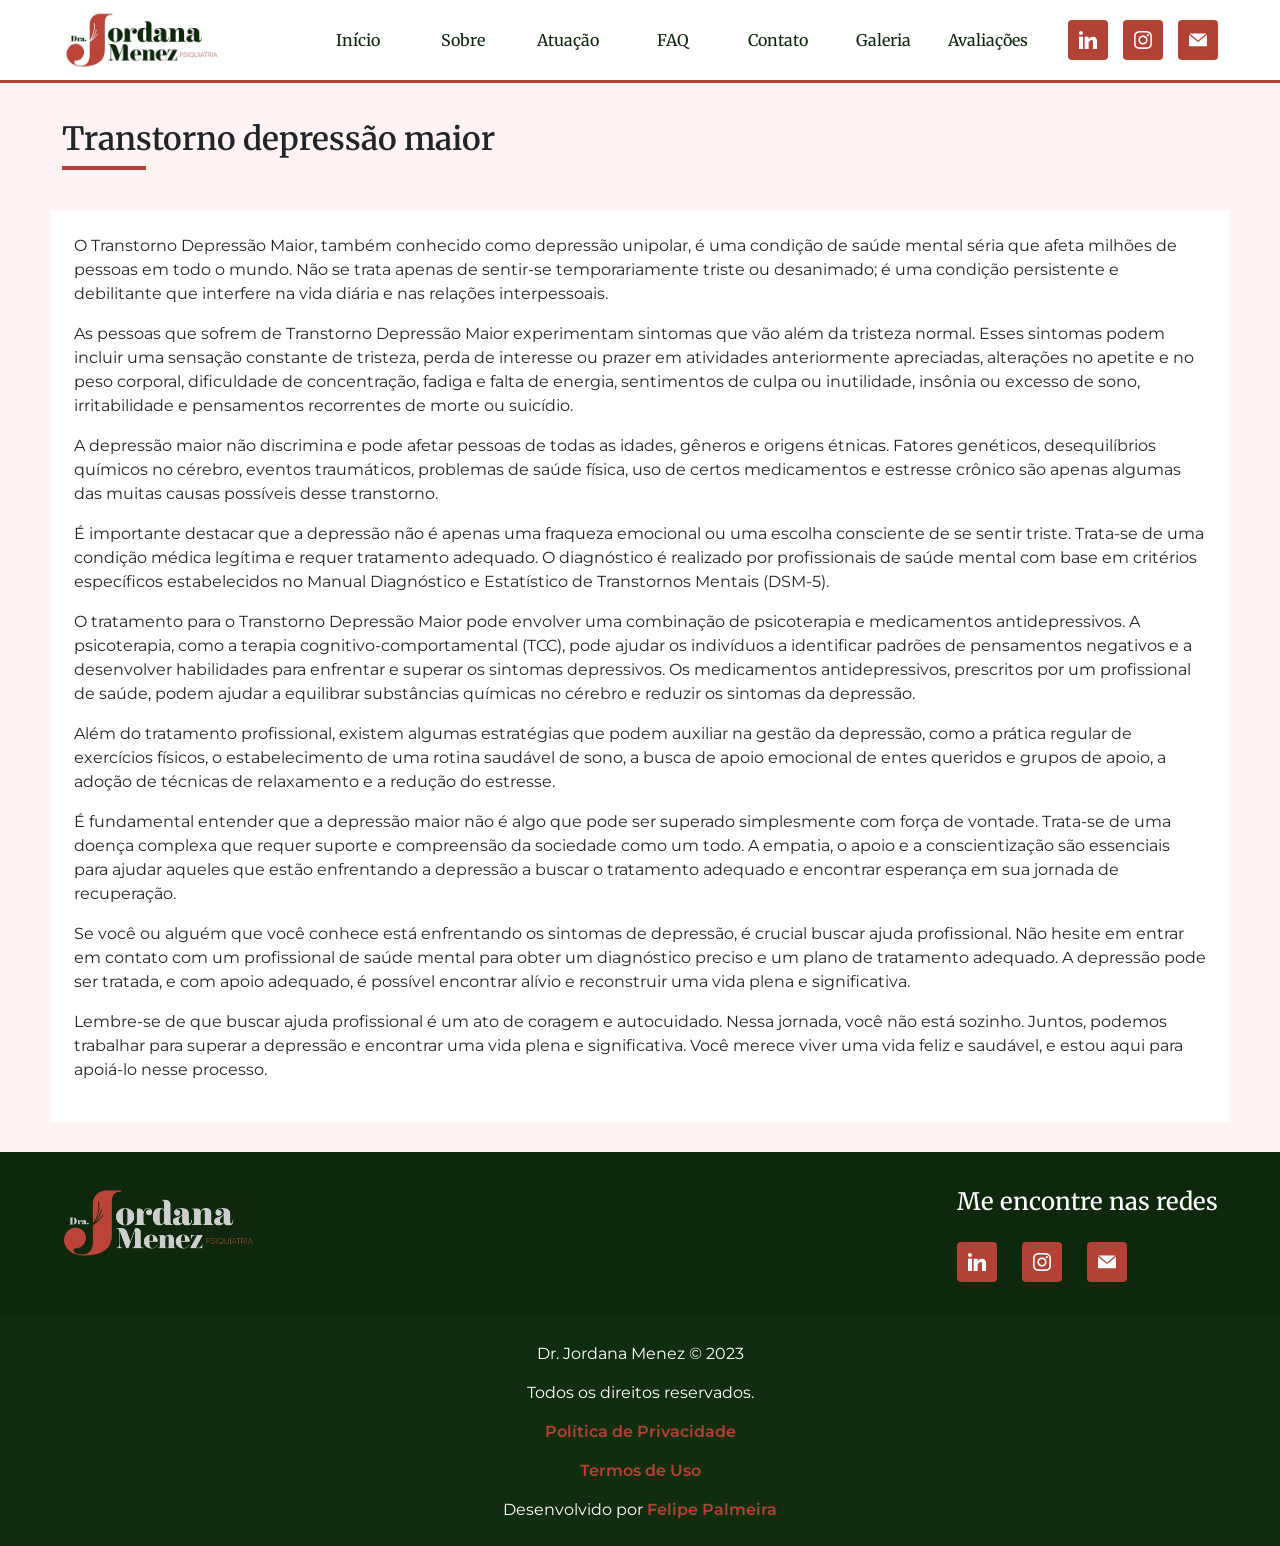
<file: paginas/transtorno-depressao-maior.html>
<!DOCTYPE html>
<html lang="en">
<head>
    <meta charset="UTF-8">
    <meta http-equiv="X-UA-Compatible" content="IE=edge">
    <meta name="viewport" content="width=device-width, initial-scale=1.0">
    <title>Transtorno depressão maior</title>

    <!-- Estilos -->
    <link rel="stylesheet" href="../../assets/css/style.css">
    <link rel="stylesheet" href="../../assets/css/animation.css">
    
    <!-- Fontes -->
    <link rel="preconnect" href="https://fonts.googleapis.com">
    <link rel="preconnect" href="https://fonts.gstatic.com" crossorigin>
    <link href="https://fonts.googleapis.com/css2?family=Merriweather:ital,wght@0,300;0,400;0,700;1,300;1,400;1,700&display=swap" rel="stylesheet">
    <link rel="stylesheet" href="https://cdn.jsdelivr.net/npm/bootstrap@4.0.0/dist/css/bootstrap.min.css" integrity="sha384-Gn5384xqQ1aoWXA+058RXPxPg6fy4IWvTNh0E263XmFcJlSAwiGgFAW/dAiS6JXm" crossorigin="anonymous">

    <link rel="preconnect" href="https://fonts.googleapis.com">
    <link rel="preconnect" href="https://fonts.gstatic.com" crossorigin>
    <link href="https://fonts.googleapis.com/css2?family=Merriweather:ital,wght@0,300;0,400;0,700;1,300;1,400;1,700&family=Montserrat:ital,wght@0,200;0,300;0,400;0,500;0,600;1,200;1,300;1,400;1,500;1,600&display=swap" rel="stylesheet">

    <link rel="stylesheet" href="https://cdn.jsdelivr.net/npm/swiper@9/swiper-bundle.min.css"/>
    <link rel="icon" type="image/x-icon" href="../favicon.ico">
    
    <!-- Scripts -->
    <script src="../assets/js/script.js"></script>
    <script defer src="../assets/js/animation.js"></script>
    <script src="https://code.jquery.com/jquery-3.2.1.slim.min.js" integrity="sha384-KJ3o2DKtIkvYIK3UENzmM7KCkRr/rE9/Qpg6aAZGJwFDMVNA/GpGFF93hXpG5KkN" crossorigin="anonymous"></script>
    <script src="https://cdn.jsdelivr.net/npm/popper.js@1.12.9/dist/umd/popper.min.js" integrity="sha384-ApNbgh9B+Y1QKtv3Rn7W3mgPxhU9K/ScQsAP7hUibX39j7fakFPskvXusvfa0b4Q" crossorigin="anonymous"></script>
    <script src="https://cdn.jsdelivr.net/npm/bootstrap@4.0.0/dist/js/bootstrap.min.js" integrity="sha384-JZR6Spejh4U02d8jOt6vLEHfe/JQGiRRSQQxSfFWpi1MquVdAyjUar5+76PVCmYl" crossorigin="anonymous"></script>
    <script src="https://cdn.jsdelivr.net/npm/swiper@9/swiper-bundle.min.js"></script>
</head>
<body>
    <header>
        <div class="center">
            <div class="topo-header">
                <div class="logo-header">
                    <img width="160px" src="../assets/img/logo-jordana.webp" alt="Dr. Jordana Menez - Psiquiatra">
                </div>
                <nav>
                    <ul class="menu-header">
                        <a href="/"><li>Início</li></a>
                        <a href="#section-sobre"><li>Sobre</li></a>
                        <a href="#section-atuacao"><li>Atuação</li></a>
                        <a href="#section-faq"><li>FAQ</li></a>
                        <a href="#section-contato"><li>Contato</li></a>
                        <a href="#section-galeria"><li>Galeria</li></a>
                        <a href="#section-avalicoes"><li>Avaliações</li></a>
                    </ul>
                    <div class="social-header">
                        <a href="https://www.linkedin.com/in/jordana-menez-867227261/" target="_blank"><img width="18px" height="18px" src="../assets/img/icons/linkedin.svg" alt="Linkedin Dr. Jordana Menez"></a>
                        <a href="https://www.instagram.com/jordanamenez.psiquiatria/" target="_blank"><img width="18px" height="18px" src="../assets/img/icons/instagram.svg" alt="Instagram Dr. Jordana Menez"></a>
                        <a href="mailto:jordanamenez.psiq@gmail.com" target="_blank"><img width="18px" height="18px" src="../assets/img/icons/email.svg" alt="Email Dr. Jordana Menez"></a>
                    </div>
                </nav>
                <div class="btn-menu-mobile">
                    <img width="18px" height="18px" src="../assets/img/icons/sandwitch.svg" alt="Menu">
                </div>
                <div class="menu-mobile">
                    <nav>
                        <ul class="menu-mobile-ul">
                            <a href="/"><li>Início</li></a>
                            <a href="#section-sobre"><li>Sobre</li></a>
                            <a href="#section-atuacao"><li>Atuação</li></a>
                            <a href="#section-faq"><li>FAQ</li></a>
                            <a href="#section-contato"><li>Contato</li></a>
                            <a href="#section-galeria"><li>Galeria</li></a>
                            <a href="#section-avalicoes"><li>Avaliações</li></a>
                        </ul>
                        <hr style="margin:0;width:100%;border:1px solid #113e0f;">
                        <p style="font-weight: 600;color:#FFF;margin:0;text-align: center;">Me encontre nas redes:</p>
                        <div class="social-mobile">
                            <a href="https://www.linkedin.com/in/jordana-menez-867227261/" target="_blank"><img width="18px" height="18px" src="../assets/img/icons/linkedin.svg" alt="Linkedin Dr. Jordana Menez"></a>
                            <a href="https://www.instagram.com/jordanamenez.psiquiatria/" target="_blank"><img width="18px" height="18px" src="../assets/img/icons/instagram.svg" alt="Instagram Dr. Jordana Menez"></a>
                            <a href="mailto:jordanamenez.psiq@gmail.com" target="_blank"><img width="18px" height="18px" src="../assets/img/icons/email.svg" alt="Email Dr. Jordana Menez"></a>
                        </div>
                    </nav>
                </div>
            </div>
        </div>
    </header>

    <div class="corpo-site">
        <section>
            <div class="center">
                <div class="topo-pagina">
                    <h1>Transtorno depressão maior</h1>
                    <hr class="hr-low-red">
                </div>
                <div class="conteudo-pagina">
                    <p>O Transtorno Depressão Maior, também conhecido como depressão unipolar, é uma condição de saúde mental séria que afeta milhões de pessoas em todo o mundo. Não se trata apenas de sentir-se temporariamente triste ou desanimado; é uma condição persistente e debilitante que interfere na vida diária e nas relações interpessoais.</p>

                    <p>As pessoas que sofrem de Transtorno Depressão Maior experimentam sintomas que vão além da tristeza normal. Esses sintomas podem incluir uma sensação constante de tristeza, perda de interesse ou prazer em atividades anteriormente apreciadas, alterações no apetite e no peso corporal, dificuldade de concentração, fadiga e falta de energia, sentimentos de culpa ou inutilidade, insônia ou excesso de sono, irritabilidade e pensamentos recorrentes de morte ou suicídio.</p>

                    <p>A depressão maior não discrimina e pode afetar pessoas de todas as idades, gêneros e origens étnicas. Fatores genéticos, desequilíbrios químicos no cérebro, eventos traumáticos, problemas de saúde física, uso de certos medicamentos e estresse crônico são apenas algumas das muitas causas possíveis desse transtorno.</p>

                    <p>É importante destacar que a depressão não é apenas uma fraqueza emocional ou uma escolha consciente de se sentir triste. Trata-se de uma condição médica legítima e requer tratamento adequado. O diagnóstico é realizado por profissionais de saúde mental com base em critérios específicos estabelecidos no Manual Diagnóstico e Estatístico de Transtornos Mentais (DSM-5).</p>

                    <p>O tratamento para o Transtorno Depressão Maior pode envolver uma combinação de psicoterapia e medicamentos antidepressivos. A psicoterapia, como a terapia cognitivo-comportamental (TCC), pode ajudar os indivíduos a identificar padrões de pensamentos negativos e a desenvolver habilidades para enfrentar e superar os sintomas depressivos. Os medicamentos antidepressivos, prescritos por um profissional de saúde, podem ajudar a equilibrar substâncias químicas no cérebro e reduzir os sintomas da depressão.</p>

                    <p>Além do tratamento profissional, existem algumas estratégias que podem auxiliar na gestão da depressão, como a prática regular de exercícios físicos, o estabelecimento de uma rotina saudável de sono, a busca de apoio emocional de entes queridos e grupos de apoio, a adoção de técnicas de relaxamento e a redução do estresse.</p>

                    <p>É fundamental entender que a depressão maior não é algo que pode ser superado simplesmente com força de vontade. Trata-se de uma doença complexa que requer suporte e compreensão da sociedade como um todo. A empatia, o apoio e a conscientização são essenciais para ajudar aqueles que estão enfrentando a depressão a buscar o tratamento adequado e encontrar esperança em sua jornada de recuperação.</p>

                    <p>Se você ou alguém que você conhece está enfrentando os sintomas de depressão, é crucial buscar ajuda profissional. Não hesite em entrar em contato com um profissional de saúde mental para obter um diagnóstico preciso e um plano de tratamento adequado. A depressão pode ser tratada, e com apoio adequado, é possível encontrar alívio e reconstruir uma vida plena e significativa.</p>

                    <p>Lembre-se de que buscar ajuda profissional é um ato de coragem e autocuidado. Nessa jornada, você não está sozinho. Juntos, podemos trabalhar para superar a depressão e encontrar uma vida plena e significativa. Você merece viver uma vida feliz e saudável, e estou aqui para apoiá-lo nesse processo.</p>
                </div>
            </div>
        </section>
    </div>

    <footer>
        <div class="center">
            <div class="footer-content">
                <div class="logo-footer">
                    <img src="../assets/img/logo-dark.webp" height="70px" alt="Psiquiatra Jordana Menez">
                </div>
                <div class="footer-right">
                    <h4>Me encontre nas redes</h4>
                    <div class="social-footer">
                        <a href="https://www.linkedin.com/in/jordana-menez-867227261/" target="_blank"><img width="18px" height="18px" src="../assets/img/icons/linkedin.svg" alt="Linkedin Dr. Jordana Menez"></a>
                        <a href="https://www.instagram.com/jordanamenez.psiquiatria/" target="_blank"><img width="18px" height="18px" src="../assets/img/icons/instagram.svg" alt="Instagram Dr. Jordana Menez"></a>
                        <a href="mailto:jordanamenez.psiq@gmail.com" target="_blank"><img width="18px" height="18px" src="../assets/img/icons/email.svg" alt="Email Dr. Jordana Menez"></a>
                    </div>
                </div>
            </div>
        </div>
        <div class="rodape">
             <div>Dr. Jordana Menez © 2023</div> 
             <div>Todos os direitos reservados.</div>
             <a href="politica-privacidade.html">Política de Privacidade</a> 
             <a href="termos-uso.html">Termos de Uso</a>
             <div>Desenvolvido por <a href="https://www.instagram.com/felipdpp/">Felipe Palmeira</a></div>
        </div>

        <!-- <a class="wpp-flutuante" href="#">
            <img width="60px" src="../assets/img/icons/wpp-flutuante.png" alt="Whatsapp">
        </a> -->
    </footer>
</body>
</html>
</file>
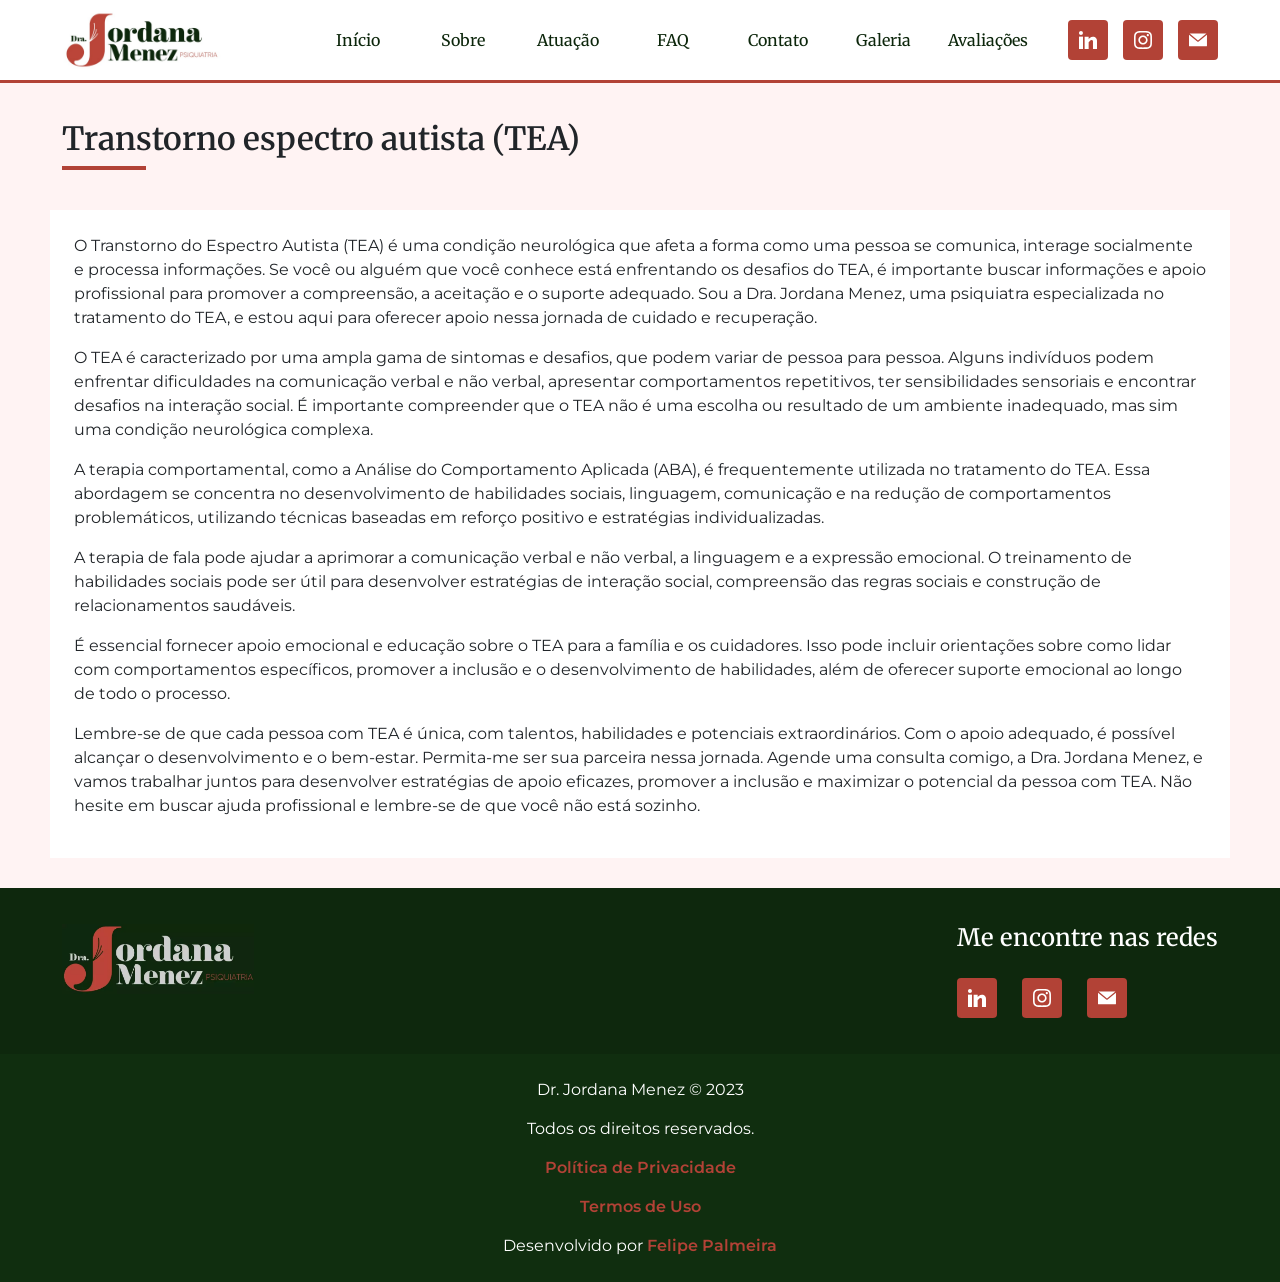
<file: paginas/transtorno-espectro-autista.html>
<!DOCTYPE html>
<html lang="en">
<head>
    <meta charset="UTF-8">
    <meta http-equiv="X-UA-Compatible" content="IE=edge">
    <meta name="viewport" content="width=device-width, initial-scale=1.0">
    <title>Transtorno espectro autista (TEA)</title>

    <!-- Estilos -->
    <link rel="stylesheet" href="../assets/css/style.css">
    <link rel="stylesheet" href="../assets/css/animation.css">
    
    <!-- Fontes -->
    <link rel="preconnect" href="https://fonts.googleapis.com">
    <link rel="preconnect" href="https://fonts.gstatic.com" crossorigin>
    <link href="https://fonts.googleapis.com/css2?family=Merriweather:ital,wght@0,300;0,400;0,700;1,300;1,400;1,700&display=swap" rel="stylesheet">
    <link rel="stylesheet" href="https://cdn.jsdelivr.net/npm/bootstrap@4.0.0/dist/css/bootstrap.min.css" integrity="sha384-Gn5384xqQ1aoWXA+058RXPxPg6fy4IWvTNh0E263XmFcJlSAwiGgFAW/dAiS6JXm" crossorigin="anonymous">

    <link rel="preconnect" href="https://fonts.googleapis.com">
    <link rel="preconnect" href="https://fonts.gstatic.com" crossorigin>
    <link href="https://fonts.googleapis.com/css2?family=Merriweather:ital,wght@0,300;0,400;0,700;1,300;1,400;1,700&family=Montserrat:ital,wght@0,200;0,300;0,400;0,500;0,600;1,200;1,300;1,400;1,500;1,600&display=swap" rel="stylesheet">

    <link rel="stylesheet" href="https://cdn.jsdelivr.net/npm/swiper@9/swiper-bundle.min.css"/>
    <link rel="icon" type="image/x-icon" href="../favicon.ico">
    
    <!-- Scripts -->
    <script src="../assets/js/script.js"></script>
    <script defer src="../assets/js/animation.js"></script>
    <script src="https://code.jquery.com/jquery-3.2.1.slim.min.js" integrity="sha384-KJ3o2DKtIkvYIK3UENzmM7KCkRr/rE9/Qpg6aAZGJwFDMVNA/GpGFF93hXpG5KkN" crossorigin="anonymous"></script>
    <script src="https://cdn.jsdelivr.net/npm/popper.js@1.12.9/dist/umd/popper.min.js" integrity="sha384-ApNbgh9B+Y1QKtv3Rn7W3mgPxhU9K/ScQsAP7hUibX39j7fakFPskvXusvfa0b4Q" crossorigin="anonymous"></script>
    <script src="https://cdn.jsdelivr.net/npm/bootstrap@4.0.0/dist/js/bootstrap.min.js" integrity="sha384-JZR6Spejh4U02d8jOt6vLEHfe/JQGiRRSQQxSfFWpi1MquVdAyjUar5+76PVCmYl" crossorigin="anonymous"></script>
    <script src="https://cdn.jsdelivr.net/npm/swiper@9/swiper-bundle.min.js"></script>
</head>
<body>
    <header>
        <div class="center">
            <div class="topo-header">
                <div class="logo-header">
                    <img width="160px" src="../assets/img/logo-jordana.webp" alt="Dr. Jordana Menez - Psiquiatra">
                </div>
                <nav>
                    <ul class="menu-header">
                        <a href="/"><li>Início</li></a>
                        <a href="#section-sobre"><li>Sobre</li></a>
                        <a href="#section-atuacao"><li>Atuação</li></a>
                        <a href="#section-faq"><li>FAQ</li></a>
                        <a href="#section-contato"><li>Contato</li></a>
                        <a href="#section-galeria"><li>Galeria</li></a>
                        <a href="#section-avalicoes"><li>Avaliações</li></a>
                    </ul>
                    <div class="social-header">
                        <a href="https://www.linkedin.com/in/jordana-menez-867227261/" target="_blank"><img width="18px" height="18px" src="../assets/img/icons/linkedin.svg" alt="Linkedin Dr. Jordana Menez"></a>
                        <a href="https://www.instagram.com/jordanamenez.psiquiatria/" target="_blank"><img width="18px" height="18px" src="../assets/img/icons/instagram.svg" alt="Instagram Dr. Jordana Menez"></a>
                        <a href="mailto:jordanamenez.psiq@gmail.com" target="_blank"><img width="18px" height="18px" src="../assets/img/icons/email.svg" alt="Email Dr. Jordana Menez"></a>
                    </div>
                </nav>
                <div class="btn-menu-mobile">
                    <img width="18px" height="18px" src="../assets/img/icons/sandwitch.svg" alt="Menu">
                </div>
                <div class="menu-mobile">
                    <nav>
                        <ul class="menu-mobile-ul">
                            <a href="/"><li>Início</li></a>
                            <a href="#section-sobre"><li>Sobre</li></a>
                            <a href="#section-atuacao"><li>Atuação</li></a>
                            <a href="#section-faq"><li>FAQ</li></a>
                            <a href="#section-contato"><li>Contato</li></a>
                            <a href="#section-galeria"><li>Galeria</li></a>
                            <a href="#section-avalicoes"><li>Avaliações</li></a>
                        </ul>
                        <hr style="margin:0;width:100%;border:1px solid #113e0f;">
                        <p style="font-weight: 600;color:#FFF;margin:0;text-align: center;">Me encontre nas redes:</p>
                        <div class="social-mobile">
                            <a href="https://www.linkedin.com/in/jordana-menez-867227261/" target="_blank"><img width="18px" height="18px" src="../assets/img/icons/linkedin.svg" alt="Linkedin Dr. Jordana Menez"></a>
                            <a href="https://www.instagram.com/jordanamenez.psiquiatria/" target="_blank"><img width="18px" height="18px" src="../assets/img/icons/instagram.svg" alt="Instagram Dr. Jordana Menez"></a>
                            <a href="mailto:jordanamenez.psiq@gmail.com" target="_blank"><img width="18px" height="18px" src="../assets/img/icons/email.svg" alt="Email Dr. Jordana Menez"></a>
                        </div>
                    </nav>
                </div>
            </div>
        </div>
    </header>

    <div class="corpo-site">
        <section>
            <div class="center">
                <div class="topo-pagina">
                    <h1>Transtorno espectro autista (TEA)</h1>
                    <hr class="hr-low-red">
                </div>
                <div class="conteudo-pagina">
                    <p>O Transtorno do Espectro Autista (TEA) é uma condição neurológica que afeta a forma como uma pessoa se comunica, interage socialmente e processa informações. Se você ou alguém que você conhece está enfrentando os desafios do TEA, é importante buscar informações e apoio profissional para promover a compreensão, a aceitação e o suporte adequado. Sou a Dra. Jordana Menez, uma psiquiatra especializada no tratamento do TEA, e estou aqui para oferecer apoio nessa jornada de cuidado e recuperação.</p>

                    <p>O TEA é caracterizado por uma ampla gama de sintomas e desafios, que podem variar de pessoa para pessoa. Alguns indivíduos podem enfrentar dificuldades na comunicação verbal e não verbal, apresentar comportamentos repetitivos, ter sensibilidades sensoriais e encontrar desafios na interação social. É importante compreender que o TEA não é uma escolha ou resultado de um ambiente inadequado, mas sim uma condição neurológica complexa.</p>

                    <p>A terapia comportamental, como a Análise do Comportamento Aplicada (ABA), é frequentemente utilizada no tratamento do TEA. Essa abordagem se concentra no desenvolvimento de habilidades sociais, linguagem, comunicação e na redução de comportamentos problemáticos, utilizando técnicas baseadas em reforço positivo e estratégias individualizadas.</p>

                    <p>A terapia de fala pode ajudar a aprimorar a comunicação verbal e não verbal, a linguagem e a expressão emocional. O treinamento de habilidades sociais pode ser útil para desenvolver estratégias de interação social, compreensão das regras sociais e construção de relacionamentos saudáveis.</p>

                    <p>É essencial fornecer apoio emocional e educação sobre o TEA para a família e os cuidadores. Isso pode incluir orientações sobre como lidar com comportamentos específicos, promover a inclusão e o desenvolvimento de habilidades, além de oferecer suporte emocional ao longo de todo o processo.</p>

                    <p>Lembre-se de que cada pessoa com TEA é única, com talentos, habilidades e potenciais extraordinários. Com o apoio adequado, é possível alcançar o desenvolvimento e o bem-estar. Permita-me ser sua parceira nessa jornada. Agende uma consulta comigo, a Dra. Jordana Menez, e vamos trabalhar juntos para desenvolver estratégias de apoio eficazes, promover a inclusão e maximizar o potencial da pessoa com TEA. Não hesite em buscar ajuda profissional e lembre-se de que você não está sozinho.</p>
                </div>
            </div>
        </section>
    </div>

    <footer>
        <div class="center">
            <div class="footer-content">
                <div class="logo-footer">
                    <img src="../assets/img/logo-dark.webp" height="70px" alt="Psiquiatra Jordana Menez">
                </div>
                <div class="footer-right">
                    <h4>Me encontre nas redes</h4>
                    <div class="social-footer">
                        <a href="https://www.linkedin.com/in/jordana-menez-867227261/" target="_blank"><img width="18px" height="18px" src="../assets/img/icons/linkedin.svg" alt="Linkedin Dr. Jordana Menez"></a>
                        <a href="https://www.instagram.com/jordanamenez.psiquiatria/" target="_blank"><img width="18px" height="18px" src="../assets/img/icons/instagram.svg" alt="Instagram Dr. Jordana Menez"></a>
                        <a href="mailto:jordanamenez.psiq@gmail.com" target="_blank"><img width="18px" height="18px" src="../assets/img/icons/email.svg" alt="Email Dr. Jordana Menez"></a>
                    </div>
                </div>
            </div>
        </div>
        <div class="rodape">
             <div>Dr. Jordana Menez © 2023</div> 
             <div>Todos os direitos reservados.</div>
             <a href="politica-privacidade.html">Política de Privacidade</a> 
             <a href="termos-uso.html">Termos de Uso</a>
             <div>Desenvolvido por <a href="https://www.instagram.com/felipdpp/">Felipe Palmeira</a></div>
        </div>

        <!-- <a class="wpp-flutuante" href="#">
            <img width="60px" src="../assets/img/icons/wpp-flutuante.png" alt="Whatsapp">
        </a> -->
    </footer>
</body>
</html>
</file>
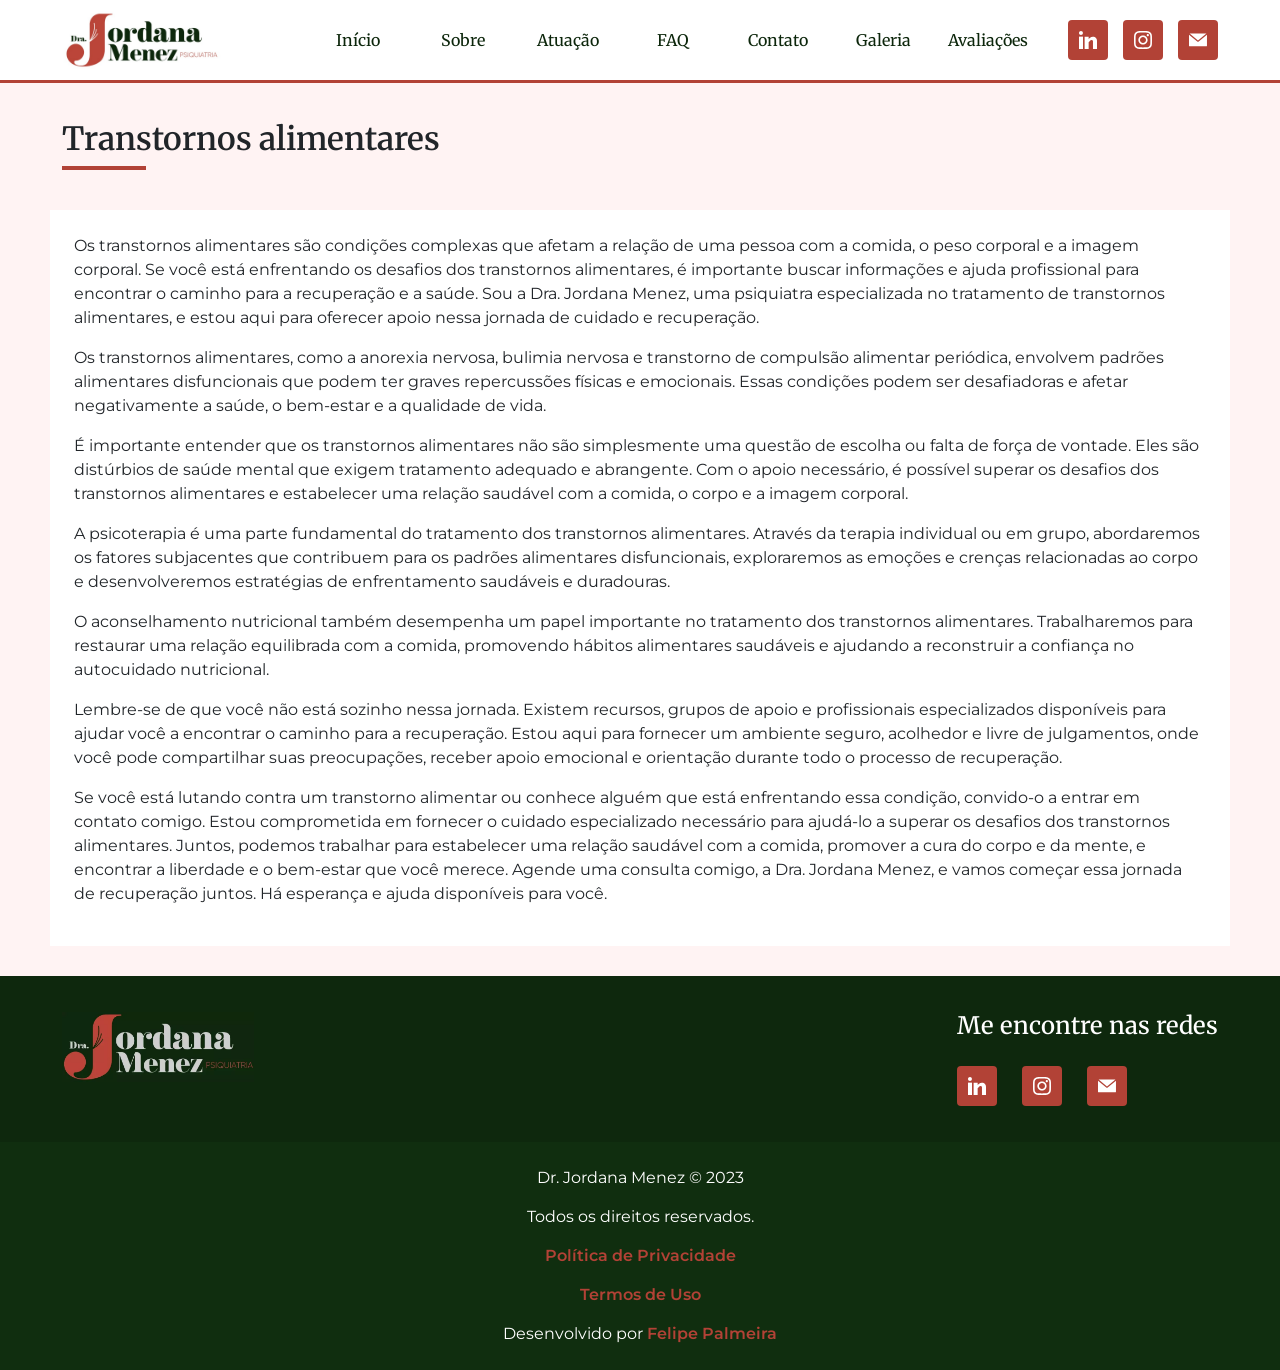
<file: paginas/transtornos-alimentares.html>
<!DOCTYPE html>
<html lang="en">
<head>
    <meta charset="UTF-8">
    <meta http-equiv="X-UA-Compatible" content="IE=edge">
    <meta name="viewport" content="width=device-width, initial-scale=1.0">
    <title>Transtornos alimentares</title>

    <!-- Estilos -->
    <link rel="stylesheet" href="../assets/css/style.css">
    <link rel="stylesheet" href="../assets/css/animation.css">
    
    <!-- Fontes -->
    <link rel="preconnect" href="https://fonts.googleapis.com">
    <link rel="preconnect" href="https://fonts.gstatic.com" crossorigin>
    <link href="https://fonts.googleapis.com/css2?family=Merriweather:ital,wght@0,300;0,400;0,700;1,300;1,400;1,700&display=swap" rel="stylesheet">
    <link rel="stylesheet" href="https://cdn.jsdelivr.net/npm/bootstrap@4.0.0/dist/css/bootstrap.min.css" integrity="sha384-Gn5384xqQ1aoWXA+058RXPxPg6fy4IWvTNh0E263XmFcJlSAwiGgFAW/dAiS6JXm" crossorigin="anonymous">

    <link rel="preconnect" href="https://fonts.googleapis.com">
    <link rel="preconnect" href="https://fonts.gstatic.com" crossorigin>
    <link href="https://fonts.googleapis.com/css2?family=Merriweather:ital,wght@0,300;0,400;0,700;1,300;1,400;1,700&family=Montserrat:ital,wght@0,200;0,300;0,400;0,500;0,600;1,200;1,300;1,400;1,500;1,600&display=swap" rel="stylesheet">

    <link rel="stylesheet" href="https://cdn.jsdelivr.net/npm/swiper@9/swiper-bundle.min.css"/>
    <link rel="icon" type="image/x-icon" href="../favicon.ico">
    
    <!-- Scripts -->
    <script src="../assets/js/script.js"></script>
    <script defer src="../assets/js/animation.js"></script>
    <script src="https://code.jquery.com/jquery-3.2.1.slim.min.js" integrity="sha384-KJ3o2DKtIkvYIK3UENzmM7KCkRr/rE9/Qpg6aAZGJwFDMVNA/GpGFF93hXpG5KkN" crossorigin="anonymous"></script>
    <script src="https://cdn.jsdelivr.net/npm/popper.js@1.12.9/dist/umd/popper.min.js" integrity="sha384-ApNbgh9B+Y1QKtv3Rn7W3mgPxhU9K/ScQsAP7hUibX39j7fakFPskvXusvfa0b4Q" crossorigin="anonymous"></script>
    <script src="https://cdn.jsdelivr.net/npm/bootstrap@4.0.0/dist/js/bootstrap.min.js" integrity="sha384-JZR6Spejh4U02d8jOt6vLEHfe/JQGiRRSQQxSfFWpi1MquVdAyjUar5+76PVCmYl" crossorigin="anonymous"></script>
    <script src="https://cdn.jsdelivr.net/npm/swiper@9/swiper-bundle.min.js"></script>
</head>
<body>
    <header>
        <div class="center">
            <div class="topo-header">
                <div class="logo-header">
                    <img width="160px" src="../assets/img/logo-jordana.webp" alt="Dr. Jordana Menez - Psiquiatra">
                </div>
                <nav>
                    <ul class="menu-header">
                        <a href="/"><li>Início</li></a>
                        <a href="#section-sobre"><li>Sobre</li></a>
                        <a href="#section-atuacao"><li>Atuação</li></a>
                        <a href="#section-faq"><li>FAQ</li></a>
                        <a href="#section-contato"><li>Contato</li></a>
                        <a href="#section-galeria"><li>Galeria</li></a>
                        <a href="#section-avalicoes"><li>Avaliações</li></a>
                    </ul>
                    <div class="social-header">
                        <a href="https://www.linkedin.com/in/jordana-menez-867227261/" target="_blank"><img width="18px" height="18px" src="../assets/img/icons/linkedin.svg" alt="Linkedin Dr. Jordana Menez"></a>
                        <a href="https://www.instagram.com/jordanamenez.psiquiatria/" target="_blank"><img width="18px" height="18px" src="../assets/img/icons/instagram.svg" alt="Instagram Dr. Jordana Menez"></a>
                        <a href="mailto:jordanamenez.psiq@gmail.com" target="_blank"><img width="18px" height="18px" src="../assets/img/icons/email.svg" alt="Email Dr. Jordana Menez"></a>
                    </div>
                </nav>
                <div class="btn-menu-mobile">
                    <img width="18px" height="18px" src="../assets/img/icons/sandwitch.svg" alt="Menu">
                </div>
                <div class="menu-mobile">
                    <nav>
                        <ul class="menu-mobile-ul">
                            <a href="/"><li>Início</li></a>
                            <a href="#section-sobre"><li>Sobre</li></a>
                            <a href="#section-atuacao"><li>Atuação</li></a>
                            <a href="#section-faq"><li>FAQ</li></a>
                            <a href="#section-contato"><li>Contato</li></a>
                            <a href="#section-galeria"><li>Galeria</li></a>
                            <a href="#section-avalicoes"><li>Avaliações</li></a>
                        </ul>
                        <hr style="margin:0;width:100%;border:1px solid #113e0f;">
                        <p style="font-weight: 600;color:#FFF;margin:0;text-align: center;">Me encontre nas redes:</p>
                        <div class="social-mobile">
                            <a href="https://www.linkedin.com/in/jordana-menez-867227261/" target="_blank"><img width="18px" height="18px" src="../assets/img/icons/linkedin.svg" alt="Linkedin Dr. Jordana Menez"></a>
                            <a href="https://www.instagram.com/jordanamenez.psiquiatria/" target="_blank"><img width="18px" height="18px" src="../assets/img/icons/instagram.svg" alt="Instagram Dr. Jordana Menez"></a>
                            <a href="mailto:jordanamenez.psiq@gmail.com" target="_blank"><img width="18px" height="18px" src="../assets/img/icons/email.svg" alt="Email Dr. Jordana Menez"></a>
                        </div>
                    </nav>
                </div>
            </div>
        </div>
    </header>

    <div class="corpo-site">
        <section>
            <div class="center">
                <div class="topo-pagina">
                    <h1>Transtornos alimentares</h1>
                    <hr class="hr-low-red">
                </div>
                <div class="conteudo-pagina">
                    <p>Os transtornos alimentares são condições complexas que afetam a relação de uma pessoa com a comida, o peso corporal e a imagem corporal. Se você está enfrentando os desafios dos transtornos alimentares, é importante buscar informações e ajuda profissional para encontrar o caminho para a recuperação e a saúde. Sou a Dra. Jordana Menez, uma psiquiatra especializada no tratamento de transtornos alimentares, e estou aqui para oferecer apoio nessa jornada de cuidado e recuperação.</p>

                    <p>Os transtornos alimentares, como a anorexia nervosa, bulimia nervosa e transtorno de compulsão alimentar periódica, envolvem padrões alimentares disfuncionais que podem ter graves repercussões físicas e emocionais. Essas condições podem ser desafiadoras e afetar negativamente a saúde, o bem-estar e a qualidade de vida.</p>

                    <p>É importante entender que os transtornos alimentares não são simplesmente uma questão de escolha ou falta de força de vontade. Eles são distúrbios de saúde mental que exigem tratamento adequado e abrangente. Com o apoio necessário, é possível superar os desafios dos transtornos alimentares e estabelecer uma relação saudável com a comida, o corpo e a imagem corporal.</p>

                    <p>A psicoterapia é uma parte fundamental do tratamento dos transtornos alimentares. Através da terapia individual ou em grupo, abordaremos os fatores subjacentes que contribuem para os padrões alimentares disfuncionais, exploraremos as emoções e crenças relacionadas ao corpo e desenvolveremos estratégias de enfrentamento saudáveis e duradouras.</p>

                    <p>O aconselhamento nutricional também desempenha um papel importante no tratamento dos transtornos alimentares. Trabalharemos para restaurar uma relação equilibrada com a comida, promovendo hábitos alimentares saudáveis e ajudando a reconstruir a confiança no autocuidado nutricional.</p>

                    <p>Lembre-se de que você não está sozinho nessa jornada. Existem recursos, grupos de apoio e profissionais especializados disponíveis para ajudar você a encontrar o caminho para a recuperação. Estou aqui para fornecer um ambiente seguro, acolhedor e livre de julgamentos, onde você pode compartilhar suas preocupações, receber apoio emocional e orientação durante todo o processo de recuperação.</p>

                    <p>Se você está lutando contra um transtorno alimentar ou conhece alguém que está enfrentando essa condição, convido-o a entrar em contato comigo. Estou comprometida em fornecer o cuidado especializado necessário para ajudá-lo a superar os desafios dos transtornos alimentares. Juntos, podemos trabalhar para estabelecer uma relação saudável com a comida, promover a cura do corpo e da mente, e encontrar a liberdade e o bem-estar que você merece. Agende uma consulta comigo, a Dra. Jordana Menez, e vamos começar essa jornada de recuperação juntos. Há esperança e ajuda disponíveis para você.</p>
                </div>
            </div>
        </section>
    </div>

    <footer>
        <div class="center">
            <div class="footer-content">
                <div class="logo-footer">
                    <img src="../assets/img/logo-dark.webp" height="70px" alt="Psiquiatra Jordana Menez">
                </div>
                <div class="footer-right">
                    <h4>Me encontre nas redes</h4>
                    <div class="social-footer">
                        <a href="https://www.linkedin.com/in/jordana-menez-867227261/" target="_blank"><img width="18px" height="18px" src="../assets/img/icons/linkedin.svg" alt="Linkedin Dr. Jordana Menez"></a>
                        <a href="https://www.instagram.com/jordanamenez.psiquiatria/" target="_blank"><img width="18px" height="18px" src="../assets/img/icons/instagram.svg" alt="Instagram Dr. Jordana Menez"></a>
                        <a href="mailto:jordanamenez.psiq@gmail.com" target="_blank"><img width="18px" height="18px" src="../assets/img/icons/email.svg" alt="Email Dr. Jordana Menez"></a>
                    </div>
                </div>
            </div>
        </div>
        <div class="rodape">
             <div>Dr. Jordana Menez © 2023</div> 
             <div>Todos os direitos reservados.</div>
             <a href="politica-privacidade.html">Política de Privacidade</a> 
             <a href="termos-uso.html">Termos de Uso</a>
             <div>Desenvolvido por <a href="https://www.instagram.com/felipdpp/">Felipe Palmeira</a></div>
        </div>

        <!-- <a class="wpp-flutuante" href="#">
            <img width="60px" src="../assets/img/icons/wpp-flutuante.png" alt="Whatsapp">
        </a> -->
    </footer>
</body>
</html>
</file>
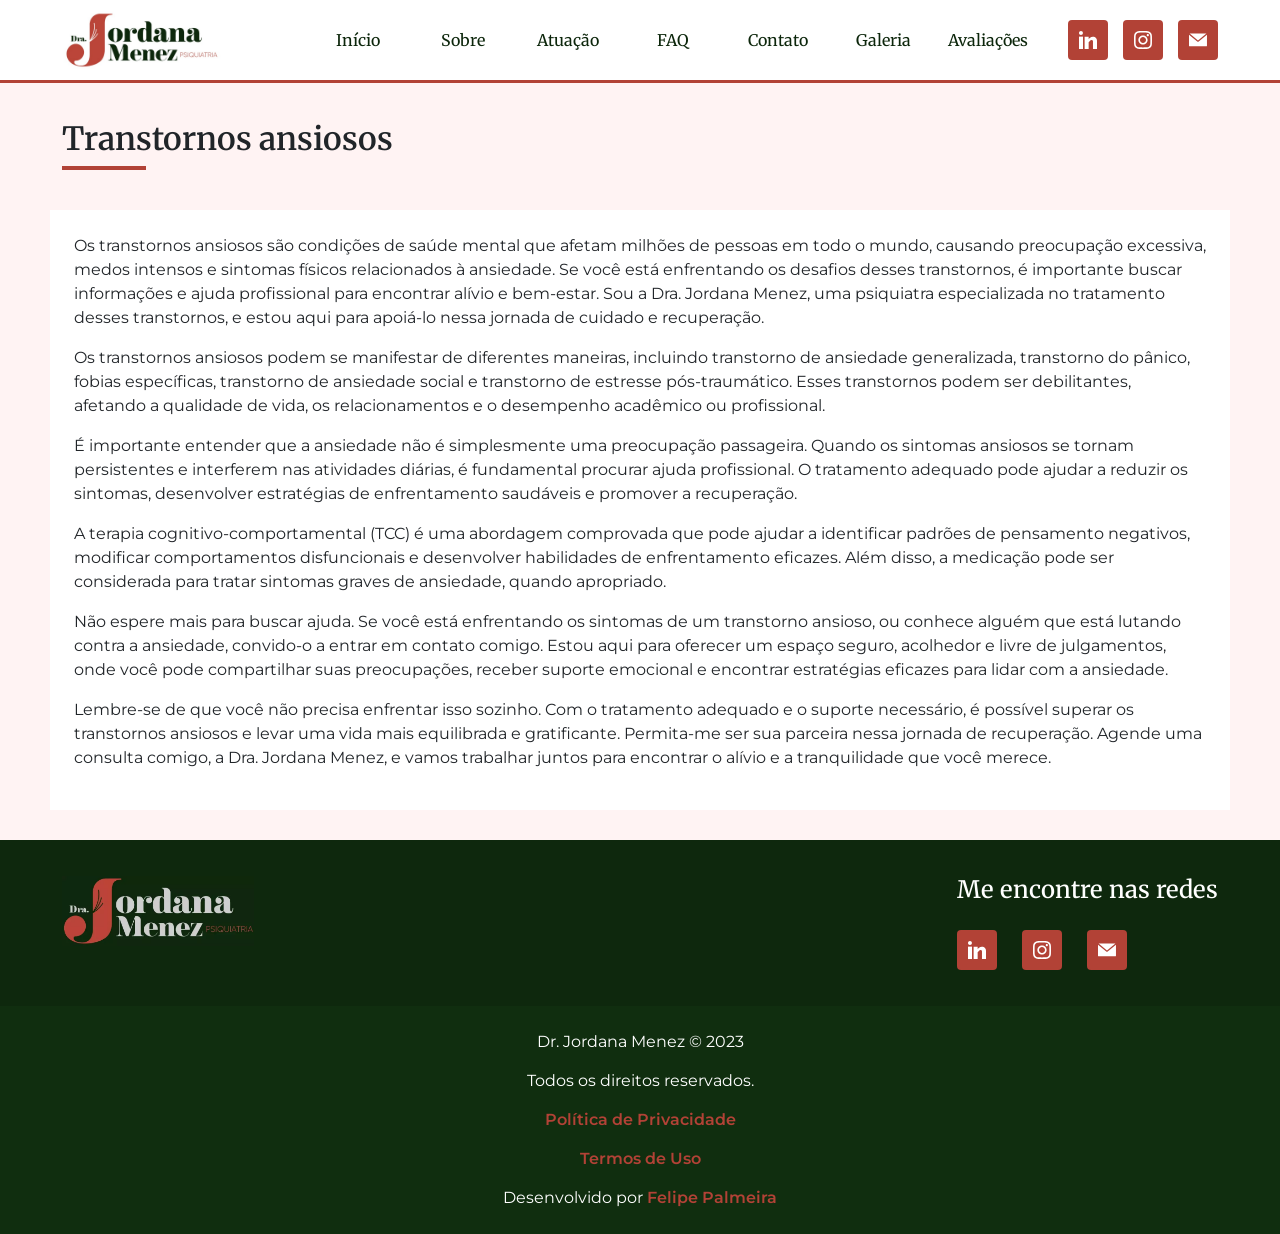
<file: paginas/transtornos-ansiosos.html>
<!DOCTYPE html>
<html lang="en">
<head>
    <meta charset="UTF-8">
    <meta http-equiv="X-UA-Compatible" content="IE=edge">
    <meta name="viewport" content="width=device-width, initial-scale=1.0">
    <title>Transtornos ansiosos</title>

    <!-- Estilos -->
    <link rel="stylesheet" href="../assets/css/style.css">
    <link rel="stylesheet" href="../assets/css/animation.css">
    
    <!-- Fontes -->
    <link rel="preconnect" href="https://fonts.googleapis.com">
    <link rel="preconnect" href="https://fonts.gstatic.com" crossorigin>
    <link href="https://fonts.googleapis.com/css2?family=Merriweather:ital,wght@0,300;0,400;0,700;1,300;1,400;1,700&display=swap" rel="stylesheet">
    <link rel="stylesheet" href="https://cdn.jsdelivr.net/npm/bootstrap@4.0.0/dist/css/bootstrap.min.css" integrity="sha384-Gn5384xqQ1aoWXA+058RXPxPg6fy4IWvTNh0E263XmFcJlSAwiGgFAW/dAiS6JXm" crossorigin="anonymous">

    <link rel="preconnect" href="https://fonts.googleapis.com">
    <link rel="preconnect" href="https://fonts.gstatic.com" crossorigin>
    <link href="https://fonts.googleapis.com/css2?family=Merriweather:ital,wght@0,300;0,400;0,700;1,300;1,400;1,700&family=Montserrat:ital,wght@0,200;0,300;0,400;0,500;0,600;1,200;1,300;1,400;1,500;1,600&display=swap" rel="stylesheet">

    <link rel="stylesheet" href="https://cdn.jsdelivr.net/npm/swiper@9/swiper-bundle.min.css"/>
    <link rel="icon" type="image/x-icon" href="../favicon.ico">
    
    <!-- Scripts -->
    <script src="../assets/js/script.js"></script>
    <script defer src="../assets/js/animation.js"></script>
    <script src="https://code.jquery.com/jquery-3.2.1.slim.min.js" integrity="sha384-KJ3o2DKtIkvYIK3UENzmM7KCkRr/rE9/Qpg6aAZGJwFDMVNA/GpGFF93hXpG5KkN" crossorigin="anonymous"></script>
    <script src="https://cdn.jsdelivr.net/npm/popper.js@1.12.9/dist/umd/popper.min.js" integrity="sha384-ApNbgh9B+Y1QKtv3Rn7W3mgPxhU9K/ScQsAP7hUibX39j7fakFPskvXusvfa0b4Q" crossorigin="anonymous"></script>
    <script src="https://cdn.jsdelivr.net/npm/bootstrap@4.0.0/dist/js/bootstrap.min.js" integrity="sha384-JZR6Spejh4U02d8jOt6vLEHfe/JQGiRRSQQxSfFWpi1MquVdAyjUar5+76PVCmYl" crossorigin="anonymous"></script>
    <script src="https://cdn.jsdelivr.net/npm/swiper@9/swiper-bundle.min.js"></script>
</head>
<body>
    <header>
        <div class="center">
            <div class="topo-header">
                <div class="logo-header">
                    <img width="160px" src="../assets/img/logo-jordana.webp" alt="Dr. Jordana Menez - Psiquiatra">
                </div>
                <nav>
                    <ul class="menu-header">
                        <a href="/"><li>Início</li></a>
                        <a href="#section-sobre"><li>Sobre</li></a>
                        <a href="#section-atuacao"><li>Atuação</li></a>
                        <a href="#section-faq"><li>FAQ</li></a>
                        <a href="#section-contato"><li>Contato</li></a>
                        <a href="#section-galeria"><li>Galeria</li></a>
                        <a href="#section-avalicoes"><li>Avaliações</li></a>
                    </ul>
                    <div class="social-header">
                        <a href="https://www.linkedin.com/in/jordana-menez-867227261/" target="_blank"><img width="18px" height="18px" src="../assets/img/icons/linkedin.svg" alt="Linkedin Dr. Jordana Menez"></a>
                        <a href="https://www.instagram.com/jordanamenez.psiquiatria/" target="_blank"><img width="18px" height="18px" src="../assets/img/icons/instagram.svg" alt="Instagram Dr. Jordana Menez"></a>
                        <a href="mailto:jordanamenez.psiq@gmail.com" target="_blank"><img width="18px" height="18px" src="../assets/img/icons/email.svg" alt="Email Dr. Jordana Menez"></a>
                    </div>
                </nav>
                <div class="btn-menu-mobile">
                    <img width="18px" height="18px" src="../assets/img/icons/sandwitch.svg" alt="Menu">
                </div>
                <div class="menu-mobile">
                    <nav>
                        <ul class="menu-mobile-ul">
                            <a href="/"><li>Início</li></a>
                            <a href="#section-sobre"><li>Sobre</li></a>
                            <a href="#section-atuacao"><li>Atuação</li></a>
                            <a href="#section-faq"><li>FAQ</li></a>
                            <a href="#section-contato"><li>Contato</li></a>
                            <a href="#section-galeria"><li>Galeria</li></a>
                            <a href="#section-avalicoes"><li>Avaliações</li></a>
                        </ul>
                        <hr style="margin:0;width:100%;border:1px solid #113e0f;">
                        <p style="font-weight: 600;color:#FFF;margin:0;text-align: center;">Me encontre nas redes:</p>
                        <div class="social-mobile">
                            <a href="https://www.linkedin.com/in/jordana-menez-867227261/" target="_blank"><img width="18px" height="18px" src="../assets/img/icons/linkedin.svg" alt="Linkedin Dr. Jordana Menez"></a>
                            <a href="https://www.instagram.com/jordanamenez.psiquiatria/" target="_blank"><img width="18px" height="18px" src="../assets/img/icons/instagram.svg" alt="Instagram Dr. Jordana Menez"></a>
                            <a href="mailto:jordanamenez.psiq@gmail.com" target="_blank"><img width="18px" height="18px" src="../assets/img/icons/email.svg" alt="Email Dr. Jordana Menez"></a>
                        </div>
                    </nav>
                </div>
            </div>
        </div>
    </header>

    <div class="corpo-site">
        <section>
            <div class="center">
                <div class="topo-pagina">
                    <h1>Transtornos ansiosos</h1>
                    <hr class="hr-low-red">
                </div>
                <div class="conteudo-pagina">
                    <p>Os transtornos ansiosos são condições de saúde mental que afetam milhões de pessoas em todo o mundo, causando preocupação excessiva, medos intensos e sintomas físicos relacionados à ansiedade. Se você está enfrentando os desafios desses transtornos, é importante buscar informações e ajuda profissional para encontrar alívio e bem-estar. Sou a Dra. Jordana Menez, uma psiquiatra especializada no tratamento desses transtornos, e estou aqui para apoiá-lo nessa jornada de cuidado e recuperação.</p>

                    <p>Os transtornos ansiosos podem se manifestar de diferentes maneiras, incluindo transtorno de ansiedade generalizada, transtorno do pânico, fobias específicas, transtorno de ansiedade social e transtorno de estresse pós-traumático. Esses transtornos podem ser debilitantes, afetando a qualidade de vida, os relacionamentos e o desempenho acadêmico ou profissional.</p>

                    <p>É importante entender que a ansiedade não é simplesmente uma preocupação passageira. Quando os sintomas ansiosos se tornam persistentes e interferem nas atividades diárias, é fundamental procurar ajuda profissional. O tratamento adequado pode ajudar a reduzir os sintomas, desenvolver estratégias de enfrentamento saudáveis e promover a recuperação.</p>

                    <p>A terapia cognitivo-comportamental (TCC) é uma abordagem comprovada que pode ajudar a identificar padrões de pensamento negativos, modificar comportamentos disfuncionais e desenvolver habilidades de enfrentamento eficazes. Além disso, a medicação pode ser considerada para tratar sintomas graves de ansiedade, quando apropriado.</p>

                    <p>Não espere mais para buscar ajuda. Se você está enfrentando os sintomas de um transtorno ansioso, ou conhece alguém que está lutando contra a ansiedade, convido-o a entrar em contato comigo. Estou aqui para oferecer um espaço seguro, acolhedor e livre de julgamentos, onde você pode compartilhar suas preocupações, receber suporte emocional e encontrar estratégias eficazes para lidar com a ansiedade.</p>

                    <p>Lembre-se de que você não precisa enfrentar isso sozinho. Com o tratamento adequado e o suporte necessário, é possível superar os transtornos ansiosos e levar uma vida mais equilibrada e gratificante. Permita-me ser sua parceira nessa jornada de recuperação. Agende uma consulta comigo, a Dra. Jordana Menez, e vamos trabalhar juntos para encontrar o alívio e a tranquilidade que você merece.</p>
                </div>
            </div>
        </section>
    </div>

    <footer>
        <div class="center">
            <div class="footer-content">
                <div class="logo-footer">
                    <img src="../assets/img/logo-dark.webp" height="70px" alt="Psiquiatra Jordana Menez">
                </div>
                <div class="footer-right">
                    <h4>Me encontre nas redes</h4>
                    <div class="social-footer">
                        <a href="https://www.linkedin.com/in/jordana-menez-867227261/" target="_blank"><img width="18px" height="18px" src="../assets/img/icons/linkedin.svg" alt="Linkedin Dr. Jordana Menez"></a>
                        <a href="https://www.instagram.com/jordanamenez.psiquiatria/" target="_blank"><img width="18px" height="18px" src="../assets/img/icons/instagram.svg" alt="Instagram Dr. Jordana Menez"></a>
                        <a href="mailto:jordanamenez.psiq@gmail.com" target="_blank"><img width="18px" height="18px" src="../assets/img/icons/email.svg" alt="Email Dr. Jordana Menez"></a>
                    </div>
                </div>
            </div>
        </div>
        <div class="rodape">
             <div>Dr. Jordana Menez © 2023</div> 
             <div>Todos os direitos reservados.</div>
             <a href="politica-privacidade.html">Política de Privacidade</a> 
             <a href="termos-uso.html">Termos de Uso</a>
             <div>Desenvolvido por <a href="https://www.instagram.com/felipdpp/">Felipe Palmeira</a></div>
        </div>

        <!-- <a class="wpp-flutuante" href="#">
            <img width="60px" src="../assets/img/icons/wpp-flutuante.png" alt="Whatsapp">
        </a> -->
    </footer>
</body>
</html>
</file>
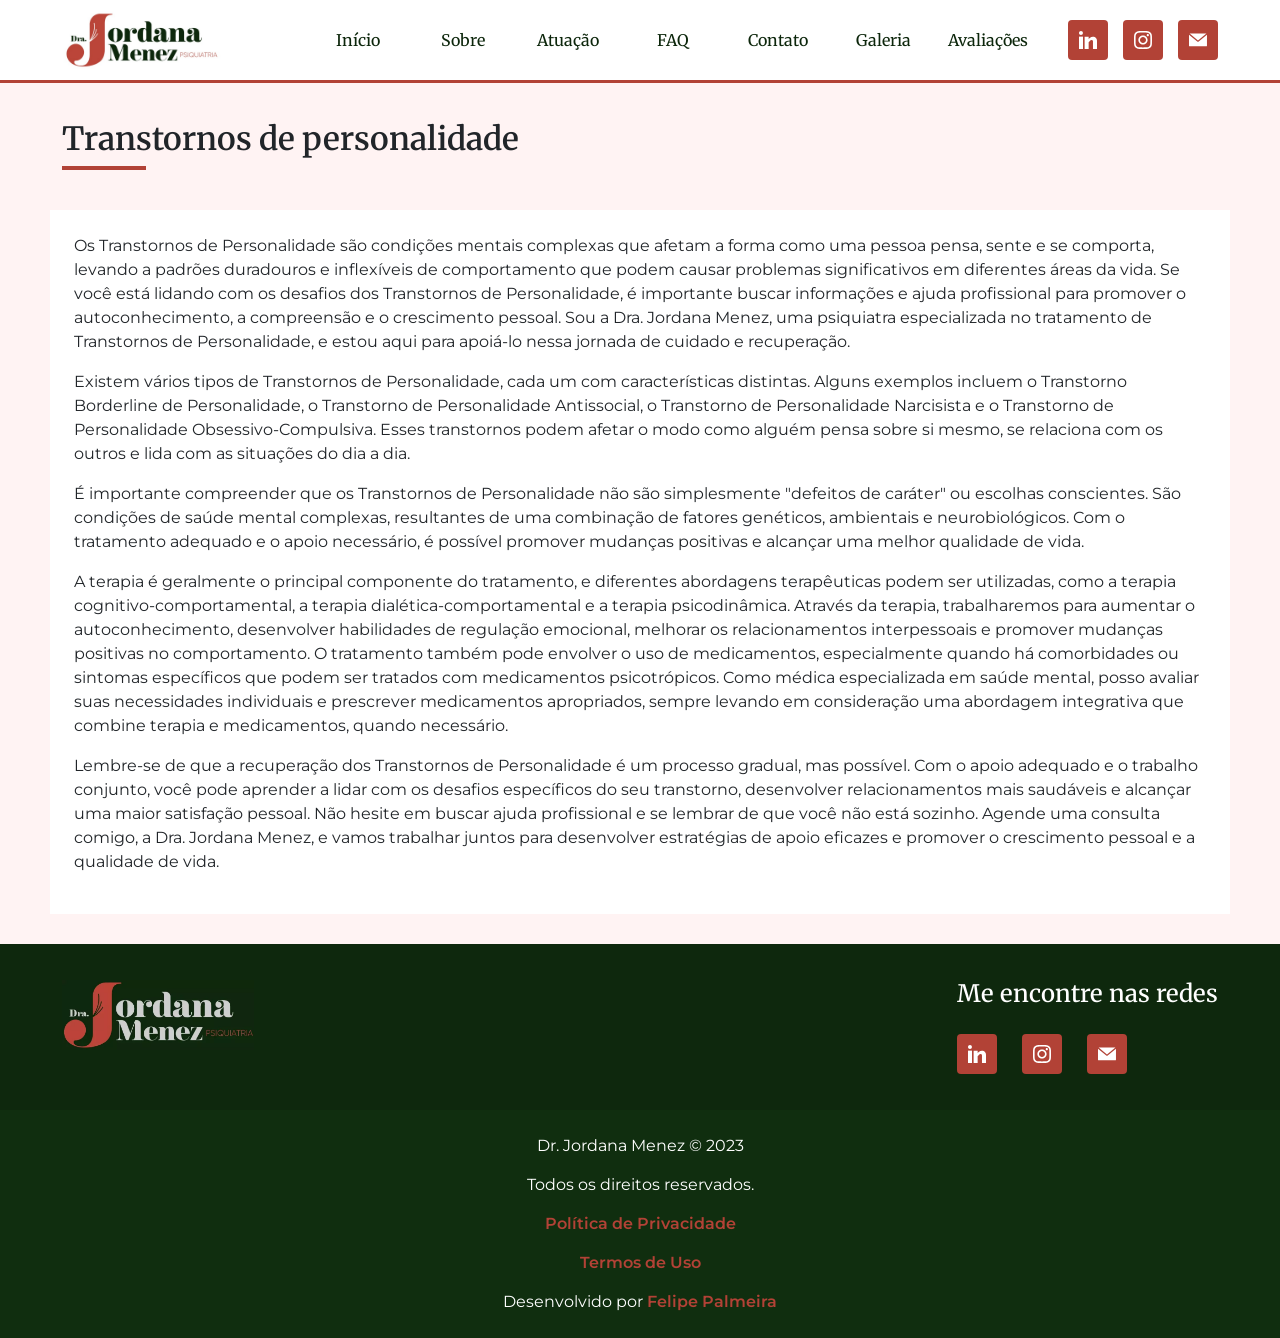
<file: paginas/transtornos-de-personalidade.html>
<!DOCTYPE html>
<html lang="en">
<head>
    <meta charset="UTF-8">
    <meta http-equiv="X-UA-Compatible" content="IE=edge">
    <meta name="viewport" content="width=device-width, initial-scale=1.0">
    <title>Transtornos de personalidade</title>

    <!-- Estilos -->
    <link rel="stylesheet" href="../assets/css/style.css">
    <link rel="stylesheet" href="../assets/css/animation.css">
    
    <!-- Fontes -->
    <link rel="preconnect" href="https://fonts.googleapis.com">
    <link rel="preconnect" href="https://fonts.gstatic.com" crossorigin>
    <link href="https://fonts.googleapis.com/css2?family=Merriweather:ital,wght@0,300;0,400;0,700;1,300;1,400;1,700&display=swap" rel="stylesheet">
    <link rel="stylesheet" href="https://cdn.jsdelivr.net/npm/bootstrap@4.0.0/dist/css/bootstrap.min.css" integrity="sha384-Gn5384xqQ1aoWXA+058RXPxPg6fy4IWvTNh0E263XmFcJlSAwiGgFAW/dAiS6JXm" crossorigin="anonymous">

    <link rel="preconnect" href="https://fonts.googleapis.com">
    <link rel="preconnect" href="https://fonts.gstatic.com" crossorigin>
    <link href="https://fonts.googleapis.com/css2?family=Merriweather:ital,wght@0,300;0,400;0,700;1,300;1,400;1,700&family=Montserrat:ital,wght@0,200;0,300;0,400;0,500;0,600;1,200;1,300;1,400;1,500;1,600&display=swap" rel="stylesheet">

    <link rel="stylesheet" href="https://cdn.jsdelivr.net/npm/swiper@9/swiper-bundle.min.css"/>
    <link rel="icon" type="image/x-icon" href="../favicon.ico">
    
    <!-- Scripts -->
    <script src="../assets/js/script.js"></script>
    <script defer src="../assets/js/animation.js"></script>
    <script src="https://code.jquery.com/jquery-3.2.1.slim.min.js" integrity="sha384-KJ3o2DKtIkvYIK3UENzmM7KCkRr/rE9/Qpg6aAZGJwFDMVNA/GpGFF93hXpG5KkN" crossorigin="anonymous"></script>
    <script src="https://cdn.jsdelivr.net/npm/popper.js@1.12.9/dist/umd/popper.min.js" integrity="sha384-ApNbgh9B+Y1QKtv3Rn7W3mgPxhU9K/ScQsAP7hUibX39j7fakFPskvXusvfa0b4Q" crossorigin="anonymous"></script>
    <script src="https://cdn.jsdelivr.net/npm/bootstrap@4.0.0/dist/js/bootstrap.min.js" integrity="sha384-JZR6Spejh4U02d8jOt6vLEHfe/JQGiRRSQQxSfFWpi1MquVdAyjUar5+76PVCmYl" crossorigin="anonymous"></script>
    <script src="https://cdn.jsdelivr.net/npm/swiper@9/swiper-bundle.min.js"></script>
</head>
<body>
    <header>
        <div class="center">
            <div class="topo-header">
                <div class="logo-header">
                    <img width="160px" src="../assets/img/logo-jordana.webp" alt="Dr. Jordana Menez - Psiquiatra">
                </div>
                <nav>
                    <ul class="menu-header">
                        <a href="/"><li>Início</li></a>
                        <a href="#section-sobre"><li>Sobre</li></a>
                        <a href="#section-atuacao"><li>Atuação</li></a>
                        <a href="#section-faq"><li>FAQ</li></a>
                        <a href="#section-contato"><li>Contato</li></a>
                        <a href="#section-galeria"><li>Galeria</li></a>
                        <a href="#section-avalicoes"><li>Avaliações</li></a>
                    </ul>
                    <div class="social-header">
                        <a href="https://www.linkedin.com/in/jordana-menez-867227261/" target="_blank"><img width="18px" height="18px" src="../assets/img/icons/linkedin.svg" alt="Linkedin Dr. Jordana Menez"></a>
                        <a href="https://www.instagram.com/jordanamenez.psiquiatria/" target="_blank"><img width="18px" height="18px" src="../assets/img/icons/instagram.svg" alt="Instagram Dr. Jordana Menez"></a>
                        <a href="mailto:jordanamenez.psiq@gmail.com" target="_blank"><img width="18px" height="18px" src="../assets/img/icons/email.svg" alt="Email Dr. Jordana Menez"></a>
                    </div>
                </nav>
                <div class="btn-menu-mobile">
                    <img width="18px" height="18px" src="../assets/img/icons/sandwitch.svg" alt="Menu">
                </div>
                <div class="menu-mobile">
                    <nav>
                        <ul class="menu-mobile-ul">
                            <a href="/"><li>Início</li></a>
                            <a href="#section-sobre"><li>Sobre</li></a>
                            <a href="#section-atuacao"><li>Atuação</li></a>
                            <a href="#section-faq"><li>FAQ</li></a>
                            <a href="#section-contato"><li>Contato</li></a>
                            <a href="#section-galeria"><li>Galeria</li></a>
                            <a href="#section-avalicoes"><li>Avaliações</li></a>
                        </ul>
                        <hr style="margin:0;width:100%;border:1px solid #113e0f;">
                        <p style="font-weight: 600;color:#FFF;margin:0;text-align: center;">Me encontre nas redes:</p>
                        <div class="social-mobile">
                            <a href="https://www.linkedin.com/in/jordana-menez-867227261/" target="_blank"><img width="18px" height="18px" src="../assets/img/icons/linkedin.svg" alt="Linkedin Dr. Jordana Menez"></a>
                            <a href="https://www.instagram.com/jordanamenez.psiquiatria/" target="_blank"><img width="18px" height="18px" src="../assets/img/icons/instagram.svg" alt="Instagram Dr. Jordana Menez"></a>
                            <a href="mailto:jordanamenez.psiq@gmail.com" target="_blank"><img width="18px" height="18px" src="../assets/img/icons/email.svg" alt="Email Dr. Jordana Menez"></a>
                        </div>
                    </nav>
                </div>
            </div>
        </div>
    </header>

    <div class="corpo-site">
        <section>
            <div class="center">
                <div class="topo-pagina">
                    <h1>Transtornos de personalidade</h1>
                    <hr class="hr-low-red">
                </div>
                <div class="conteudo-pagina">
                    <p>Os Transtornos de Personalidade são condições mentais complexas que afetam a forma como uma pessoa pensa, sente e se comporta, levando a padrões duradouros e inflexíveis de comportamento que podem causar problemas significativos em diferentes áreas da vida. Se você está lidando com os desafios dos Transtornos de Personalidade, é importante buscar informações e ajuda profissional para promover o autoconhecimento, a compreensão e o crescimento pessoal. Sou a Dra. Jordana Menez, uma psiquiatra especializada no tratamento de Transtornos de Personalidade, e estou aqui para apoiá-lo nessa jornada de cuidado e recuperação.</p>

                    <p>Existem vários tipos de Transtornos de Personalidade, cada um com características distintas. Alguns exemplos incluem o Transtorno Borderline de Personalidade, o Transtorno de Personalidade Antissocial, o Transtorno de Personalidade Narcisista e o Transtorno de Personalidade Obsessivo-Compulsiva. Esses transtornos podem afetar o modo como alguém pensa sobre si mesmo, se relaciona com os outros e lida com as situações do dia a dia.</p>
                    
                    <p>É importante compreender que os Transtornos de Personalidade não são simplesmente "defeitos de caráter" ou escolhas conscientes. São condições de saúde mental complexas, resultantes de uma combinação de fatores genéticos, ambientais e neurobiológicos. Com o tratamento adequado e o apoio necessário, é possível promover mudanças positivas e alcançar uma melhor qualidade de vida.</p>
                    
                    <p>A terapia é geralmente o principal componente do tratamento, e diferentes abordagens terapêuticas podem ser utilizadas, como a terapia cognitivo-comportamental, a terapia dialética-comportamental e a terapia psicodinâmica. Através da terapia, trabalharemos para aumentar o autoconhecimento, desenvolver habilidades de regulação emocional, melhorar os relacionamentos interpessoais e promover mudanças positivas no comportamento. O tratamento também pode envolver o uso de medicamentos, especialmente quando há comorbidades ou sintomas específicos que podem ser tratados com medicamentos psicotrópicos. Como médica especializada em saúde mental, posso avaliar suas necessidades individuais e prescrever medicamentos apropriados, sempre levando em consideração uma abordagem integrativa que combine terapia e medicamentos, quando necessário.</p>
                    
                    <p>Lembre-se de que a recuperação dos Transtornos de Personalidade é um processo gradual, mas possível. Com o apoio adequado e o trabalho conjunto, você pode aprender a lidar com os desafios específicos do seu transtorno, desenvolver relacionamentos mais saudáveis e alcançar uma maior satisfação pessoal. Não hesite em buscar ajuda profissional e se lembrar de que você não está sozinho. Agende uma consulta comigo, a Dra. Jordana Menez, e vamos trabalhar juntos para desenvolver estratégias de apoio eficazes e promover o crescimento pessoal e a qualidade de vida.</p>                    
                </div>
            </div>
        </section>
    </div>

    <footer>
        <div class="center">
            <div class="footer-content">
                <div class="logo-footer">
                    <img src="../assets/img/logo-dark.webp" height="70px" alt="Psiquiatra Jordana Menez">
                </div>
                <div class="footer-right">
                    <h4>Me encontre nas redes</h4>
                    <div class="social-footer">
                        <a href="https://www.linkedin.com/in/jordana-menez-867227261/" target="_blank"><img width="18px" height="18px" src="../assets/img/icons/linkedin.svg" alt="Linkedin Dr. Jordana Menez"></a>
                        <a href="https://www.instagram.com/jordanamenez.psiquiatria/" target="_blank"><img width="18px" height="18px" src="../assets/img/icons/instagram.svg" alt="Instagram Dr. Jordana Menez"></a>
                        <a href="mailto:jordanamenez.psiq@gmail.com" target="_blank"><img width="18px" height="18px" src="../assets/img/icons/email.svg" alt="Email Dr. Jordana Menez"></a>
                    </div>
                </div>
            </div>
        </div>
        <div class="rodape">
             <div>Dr. Jordana Menez © 2023</div> 
             <div>Todos os direitos reservados.</div>
             <a href="politica-privacidade.html">Política de Privacidade</a> 
             <a href="termos-uso.html">Termos de Uso</a>
             <div>Desenvolvido por <a href="https://www.instagram.com/felipdpp/">Felipe Palmeira</a></div>
        </div>

        <!-- <a class="wpp-flutuante" href="#">
            <img width="60px" src="../assets/img/icons/wpp-flutuante.png" alt="Whatsapp">
        </a> -->
    </footer>
</body>
</html>
</file>
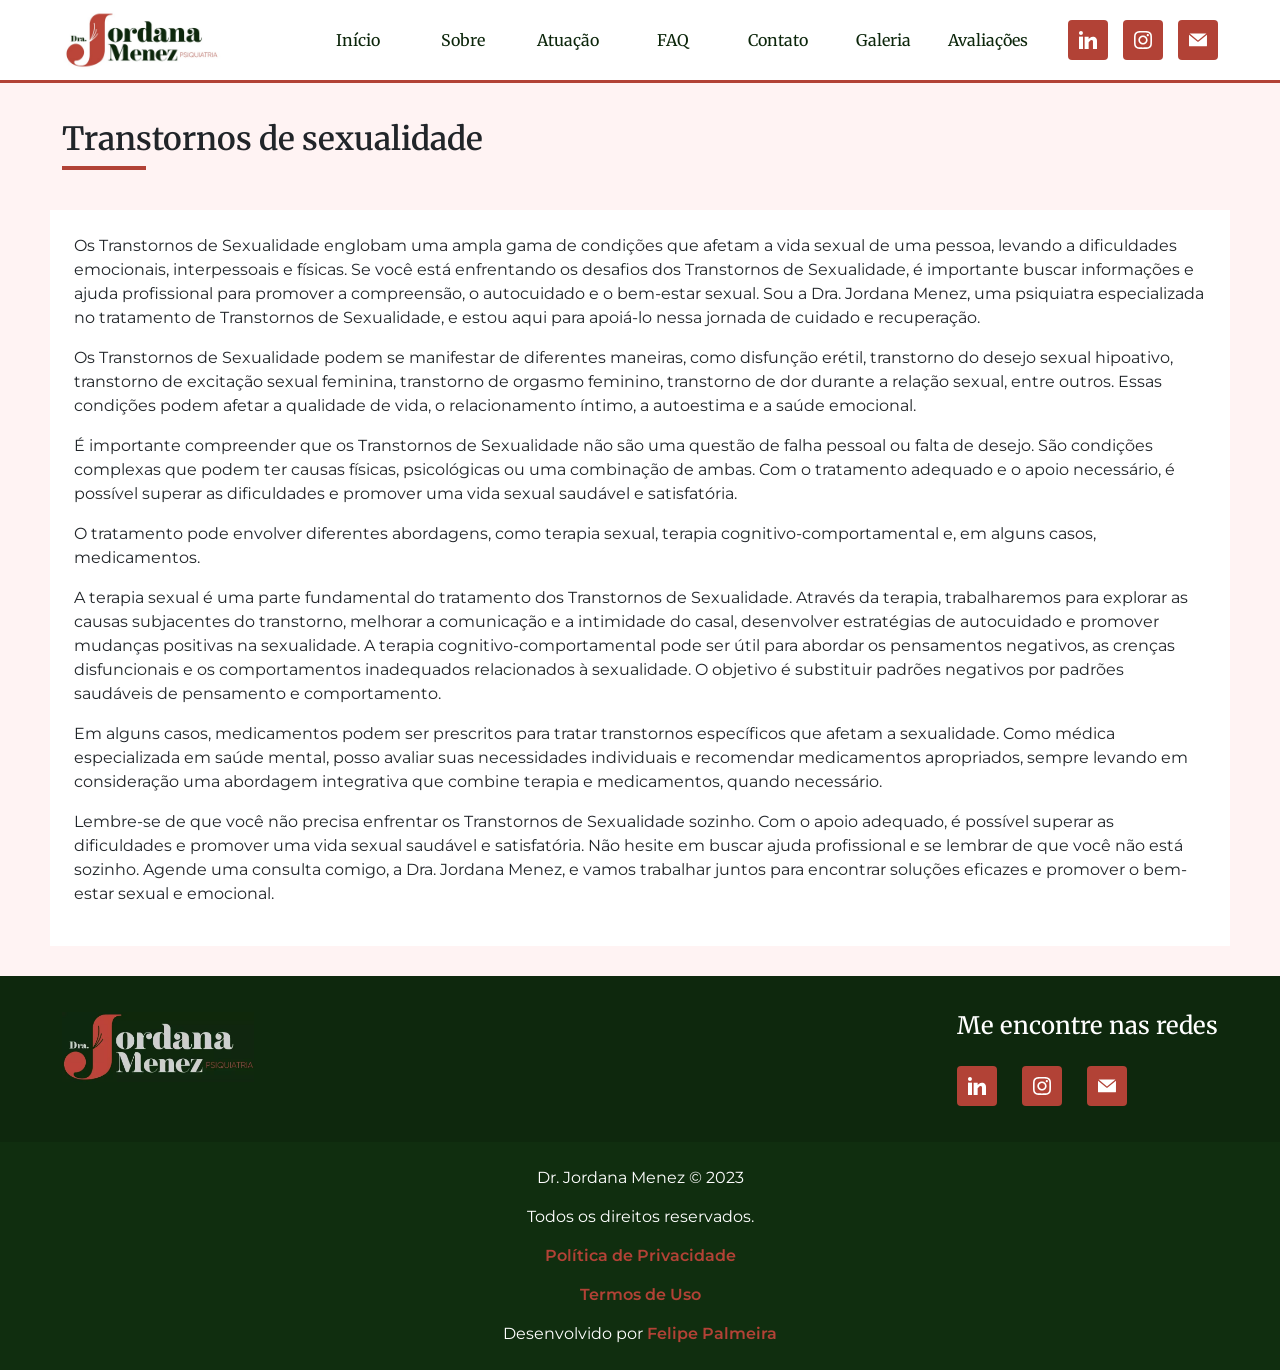
<file: paginas/transtornos-de-sexualidade.html>
<!DOCTYPE html>
<html lang="en">
<head>
    <meta charset="UTF-8">
    <meta http-equiv="X-UA-Compatible" content="IE=edge">
    <meta name="viewport" content="width=device-width, initial-scale=1.0">
    <title>Transtornos de sexualidade</title>

    <!-- Estilos -->
    <link rel="stylesheet" href="../assets/css/style.css">
    <link rel="stylesheet" href="../assets/css/animation.css">
    
    <!-- Fontes -->
    <link rel="preconnect" href="https://fonts.googleapis.com">
    <link rel="preconnect" href="https://fonts.gstatic.com" crossorigin>
    <link href="https://fonts.googleapis.com/css2?family=Merriweather:ital,wght@0,300;0,400;0,700;1,300;1,400;1,700&display=swap" rel="stylesheet">
    <link rel="stylesheet" href="https://cdn.jsdelivr.net/npm/bootstrap@4.0.0/dist/css/bootstrap.min.css" integrity="sha384-Gn5384xqQ1aoWXA+058RXPxPg6fy4IWvTNh0E263XmFcJlSAwiGgFAW/dAiS6JXm" crossorigin="anonymous">

    <link rel="preconnect" href="https://fonts.googleapis.com">
    <link rel="preconnect" href="https://fonts.gstatic.com" crossorigin>
    <link href="https://fonts.googleapis.com/css2?family=Merriweather:ital,wght@0,300;0,400;0,700;1,300;1,400;1,700&family=Montserrat:ital,wght@0,200;0,300;0,400;0,500;0,600;1,200;1,300;1,400;1,500;1,600&display=swap" rel="stylesheet">

    <link rel="stylesheet" href="https://cdn.jsdelivr.net/npm/swiper@9/swiper-bundle.min.css"/>
    <link rel="icon" type="image/x-icon" href="../favicon.ico">
    
    <!-- Scripts -->
    <script src="../assets/js/script.js"></script>
    <script defer src="../assets/js/animation.js"></script>
    <script src="https://code.jquery.com/jquery-3.2.1.slim.min.js" integrity="sha384-KJ3o2DKtIkvYIK3UENzmM7KCkRr/rE9/Qpg6aAZGJwFDMVNA/GpGFF93hXpG5KkN" crossorigin="anonymous"></script>
    <script src="https://cdn.jsdelivr.net/npm/popper.js@1.12.9/dist/umd/popper.min.js" integrity="sha384-ApNbgh9B+Y1QKtv3Rn7W3mgPxhU9K/ScQsAP7hUibX39j7fakFPskvXusvfa0b4Q" crossorigin="anonymous"></script>
    <script src="https://cdn.jsdelivr.net/npm/bootstrap@4.0.0/dist/js/bootstrap.min.js" integrity="sha384-JZR6Spejh4U02d8jOt6vLEHfe/JQGiRRSQQxSfFWpi1MquVdAyjUar5+76PVCmYl" crossorigin="anonymous"></script>
    <script src="https://cdn.jsdelivr.net/npm/swiper@9/swiper-bundle.min.js"></script>
</head>
<body>
    <header>
        <div class="center">
            <div class="topo-header">
                <div class="logo-header">
                    <img width="160px" src="../assets/img/logo-jordana.webp" alt="Dr. Jordana Menez - Psiquiatra">
                </div>
                <nav>
                    <ul class="menu-header">
                        <a href="/"><li>Início</li></a>
                        <a href="#section-sobre"><li>Sobre</li></a>
                        <a href="#section-atuacao"><li>Atuação</li></a>
                        <a href="#section-faq"><li>FAQ</li></a>
                        <a href="#section-contato"><li>Contato</li></a>
                        <a href="#section-galeria"><li>Galeria</li></a>
                        <a href="#section-avalicoes"><li>Avaliações</li></a>
                    </ul>
                    <div class="social-header">
                        <a href="https://www.linkedin.com/in/jordana-menez-867227261/" target="_blank"><img width="18px" height="18px" src="../assets/img/icons/linkedin.svg" alt="Linkedin Dr. Jordana Menez"></a>
                        <a href="https://www.instagram.com/jordanamenez.psiquiatria/" target="_blank"><img width="18px" height="18px" src="../assets/img/icons/instagram.svg" alt="Instagram Dr. Jordana Menez"></a>
                        <a href="mailto:jordanamenez.psiq@gmail.com" target="_blank"><img width="18px" height="18px" src="../assets/img/icons/email.svg" alt="Email Dr. Jordana Menez"></a>
                    </div>
                </nav>
                <div class="btn-menu-mobile">
                    <img width="18px" height="18px" src="../assets/img/icons/sandwitch.svg" alt="Menu">
                </div>
                <div class="menu-mobile">
                    <nav>
                        <ul class="menu-mobile-ul">
                            <a href="/"><li>Início</li></a>
                            <a href="#section-sobre"><li>Sobre</li></a>
                            <a href="#section-atuacao"><li>Atuação</li></a>
                            <a href="#section-faq"><li>FAQ</li></a>
                            <a href="#section-contato"><li>Contato</li></a>
                            <a href="#section-galeria"><li>Galeria</li></a>
                            <a href="#section-avalicoes"><li>Avaliações</li></a>
                        </ul>
                        <hr style="margin:0;width:100%;border:1px solid #113e0f;">
                        <p style="font-weight: 600;color:#FFF;margin:0;text-align: center;">Me encontre nas redes:</p>
                        <div class="social-mobile">
                            <a href="https://www.linkedin.com/in/jordana-menez-867227261/" target="_blank"><img width="18px" height="18px" src="../assets/img/icons/linkedin.svg" alt="Linkedin Dr. Jordana Menez"></a>
                            <a href="https://www.instagram.com/jordanamenez.psiquiatria/" target="_blank"><img width="18px" height="18px" src="../assets/img/icons/instagram.svg" alt="Instagram Dr. Jordana Menez"></a>
                            <a href="mailto:jordanamenez.psiq@gmail.com" target="_blank"><img width="18px" height="18px" src="../assets/img/icons/email.svg" alt="Email Dr. Jordana Menez"></a>
                        </div>
                    </nav>
                </div>
            </div>
        </div>
    </header>

    <div class="corpo-site">
        <section>
            <div class="center">
                <div class="topo-pagina">
                    <h1>Transtornos de sexualidade</h1>
                    <hr class="hr-low-red">
                </div>
                <div class="conteudo-pagina">
                    <p>Os Transtornos de Sexualidade englobam uma ampla gama de condições que afetam a vida sexual de uma pessoa, levando a dificuldades emocionais, interpessoais e físicas. Se você está enfrentando os desafios dos Transtornos de Sexualidade, é importante buscar informações e ajuda profissional para promover a compreensão, o autocuidado e o bem-estar sexual. Sou a Dra. Jordana Menez, uma psiquiatra especializada no tratamento de Transtornos de Sexualidade, e estou aqui para apoiá-lo nessa jornada de cuidado e recuperação.</p>

                    <p>Os Transtornos de Sexualidade podem se manifestar de diferentes maneiras, como disfunção erétil, transtorno do desejo sexual hipoativo, transtorno de excitação sexual feminina, transtorno de orgasmo feminino, transtorno de dor durante a relação sexual, entre outros. Essas condições podem afetar a qualidade de vida, o relacionamento íntimo, a autoestima e a saúde emocional.</p>

                    <p>É importante compreender que os Transtornos de Sexualidade não são uma questão de falha pessoal ou falta de desejo. São condições complexas que podem ter causas físicas, psicológicas ou uma combinação de ambas. Com o tratamento adequado e o apoio necessário, é possível superar as dificuldades e promover uma vida sexual saudável e satisfatória.</p>

                    <p>O tratamento pode envolver diferentes abordagens, como terapia sexual, terapia cognitivo-comportamental e, em alguns casos, medicamentos.</p>

                    <p>A terapia sexual é uma parte fundamental do tratamento dos Transtornos de Sexualidade. Através da terapia, trabalharemos para explorar as causas subjacentes do transtorno, melhorar a comunicação e a intimidade do casal, desenvolver estratégias de autocuidado e promover mudanças positivas na sexualidade. A terapia cognitivo-comportamental pode ser útil para abordar os pensamentos negativos, as crenças disfuncionais e os comportamentos inadequados relacionados à sexualidade. O objetivo é substituir padrões negativos por padrões saudáveis de pensamento e comportamento.</p>

                    <p>Em alguns casos, medicamentos podem ser prescritos para tratar transtornos específicos que afetam a sexualidade. Como médica especializada em saúde mental, posso avaliar suas necessidades individuais e recomendar medicamentos apropriados, sempre levando em consideração uma abordagem integrativa que combine terapia e medicamentos, quando necessário.</p>

                    <p>Lembre-se de que você não precisa enfrentar os Transtornos de Sexualidade sozinho. Com o apoio adequado, é possível superar as dificuldades e promover uma vida sexual saudável e satisfatória. Não hesite em buscar ajuda profissional e se lembrar de que você não está sozinho. Agende uma consulta comigo, a Dra. Jordana Menez, e vamos trabalhar juntos para encontrar soluções eficazes e promover o bem-estar sexual e emocional.</p>
                </div>
            </div>
        </section>
    </div>

    <footer>
        <div class="center">
            <div class="footer-content">
                <div class="logo-footer">
                    <img src="../assets/img/logo-dark.webp" height="70px" alt="Psiquiatra Jordana Menez">
                </div>
                <div class="footer-right">
                    <h4>Me encontre nas redes</h4>
                    <div class="social-footer">
                        <a href="https://www.linkedin.com/in/jordana-menez-867227261/" target="_blank"><img width="18px" height="18px" src="../assets/img/icons/linkedin.svg" alt="Linkedin Dr. Jordana Menez"></a>
                        <a href="https://www.instagram.com/jordanamenez.psiquiatria/" target="_blank"><img width="18px" height="18px" src="../assets/img/icons/instagram.svg" alt="Instagram Dr. Jordana Menez"></a>
                        <a href="mailto:jordanamenez.psiq@gmail.com" target="_blank"><img width="18px" height="18px" src="../assets/img/icons/email.svg" alt="Email Dr. Jordana Menez"></a>
                    </div>
                </div>
            </div>
        </div>
        <div class="rodape">
             <div>Dr. Jordana Menez © 2023</div> 
             <div>Todos os direitos reservados.</div>
             <a href="politica-privacidade.html">Política de Privacidade</a> 
             <a href="termos-uso.html">Termos de Uso</a>
             <div>Desenvolvido por <a href="https://www.instagram.com/felipdpp/">Felipe Palmeira</a></div>
        </div>

        <!-- <a class="wpp-flutuante" href="#">
            <img width="60px" src="../assets/img/icons/wpp-flutuante.png" alt="Whatsapp">
        </a> -->
    </footer>
</body>
</html>
</file>
<file: assets/css/style.css>
* {
    box-sizing: border-box;
    font-family: 'Montserrat', sans-serif;
}
:root {
    --vermelho-p: #B24236;
    --verde-p: #0C260B;
    --sans-serif: font-family: 'Montserrat', sans-serif;
    --serif: font-family: 'Merriweather', serif;
}
body {
    margin: 0;
}
.corpo-site {
    padding-top: 80px;
}
section {
    overflow: hidden;
    background-color: #fff3f3;;
}
.center {
    width: 100%;
    max-width: 1180px;
    margin: auto;
}
header {
    background-color: #FFF;
    position: fixed;
    top: 0;
    width: 100%;
    z-index: 10;
    border-bottom: 3px solid var(--vermelho-p);
}
.hr-low-red {
    width: 80px;
    margin: 0;
    border: 2px solid var(--vermelho-p);
    background-color: var(--vermelho-p);
}
.hr-green-low {
    width: 80px;
    margin: 0;
    border: 2px solid var(--verde-p);
    background-color: var(--verde-p);
}
.topo-header {
    position: relative;
    width: 100%;
    height: 80px;
    padding: 0 12px;
    background-color: #FFF;
    display: flex;
    align-items: center;
    justify-content: space-between;
}
.menu-header {
    padding: 0;
    display: flex;
    list-style: none;
    gap: 5px;
    margin: 0;
}
.menu-header a:hover {
    text-decoration: none;
}
.menu-header li {
    width: 100px;
    display: flex;
    justify-content: center;
    align-items: center;
    height: 40px;
    font-size: 16px;
    color: var(--verde-p);
    font-family: 'Merriweather', serif;
    cursor: pointer;
    border-radius: 4px;
    transition: 0.1s;
}
.menu-header li:hover {
    border-bottom: 2px solid var(--vermelho-p);
    height: 38px;
    color: var(--vermelho-p);
}
.topo-header  nav {
    display: flex;
    gap: 30px;
}
.social-header {
    height: 40px;
    display: flex;
    align-items: center;
    gap: 15px;
}
.social-header a,
.ig-contato {
    width: 40px;
    height: 40px;
    background-color: var(--vermelho-p);
    display: flex;
    justify-content: center;
    align-items: center;
    border-radius: 4px;
}
.btn-menu-mobile {
    width: 40px;
    height: 40px;
    display: none;
    justify-content: center;
    align-items: center;
    background-color: var(--vermelho-p);
    border-radius: 4px;
    cursor: pointer;
}
.menu-mobile {
    position: absolute;
    height: 100vh;
    background-color: var(--verde-p);
    right: 0px;
    top: 100%;
    z-index: 5;
    display: flex;
    flex-direction: column;
    width: 0px;
    overflow: hidden;
    transition: 0.4s;
}
.menu-mobile nav {
    width: 100%;
    display: flex;
    flex-direction: column;
    padding: 24px 12px;
}
.menu-mobile-ul {
    padding: 0;
    list-style: none;
    display: flex;
    flex-direction: column;
    gap: 12px;
}
.menu-mobile-ul li {
    width: 100%;
    height: 40px;
    border-radius: 6px;
    color: #FFF;
    display: flex;
    justify-content: center;
    align-items: center;
    background-color: #0f2c0e;
}
.social-mobile {
    width: 100%;
    display: flex;
    justify-content: center;
    align-items: center;
    gap: 30px;
}
.social-mobile a {
    width: 40px;
    height: 40px;
    background-color: var(--vermelho-p);
    display: flex;
    justify-content: center;
    align-items: center;
    border-radius: 4px;
}
.start-home {
    margin-top: 20px;
}
.home-flex {
    width: 100%;
    display: flex;
    justify-content: space-between;
}
.home-left,
.home-right {
    width: 50%;
    padding: 12px;
    height: 460px;
}
.home-right {
    display: flex;
    justify-content: flex-end;
}
.home-left {
    display: flex;
    justify-content: center;
    align-items: flex-start;
    flex-direction: column;
}
.title-home {
    width: 420px;
}
.title-home h1 {
    font-size: 32px !important;
    color: var(--vermelho-p);
    margin: 0;
    font-family: 'Merriweather', serif;
    font-weight: 600;
}
.text-home h4 {
    font-size: 20px;
    margin: 0;
    color: #404040;
    line-height: 30px;
    font-family: 'Montserrat', sans-serif;
}
.text-home {
    margin: 25px 0;
    width: 90%;
}
.btn-red {
    margin-top: 25px;
    width: 90%;
    background-color: var(--vermelho-p);
    color: #FFF;
    height: 45px;
    display: flex;
    justify-content: center;
    align-items: center;
    border-radius: 6px;
    cursor: pointer;
    font-family: 'Montserrat', sans-serif;
    font-weight: 500;
    text-decoration: none;
}
.btn-red:hover {
    color: #FFF;
}
.img-home {
    width: 90%;
    height: 400px;
}
.img-home img {
    width: 95%;
}
.sobre-mim {
    z-index: 5;
    margin-top: 60px;
    position: relative;
    background-color: var(--verde-p);
    padding: 60px 0;
}
.sobre-flex {
    width: 100%;
    display: flex;
    color: #FFF;
}
.sobre-left {
    width: 50%;
}
.sobre-right {
    padding: 0px 0px 0px 80px;
    width: 50%;
    display: flex;
    flex-direction: column;
    justify-content: flex-start;
    align-items: flex-start;
}
.area-img-sobre-mim {
    position: absolute;
    left: 0;
    top: 0;
    width: 50%;
    height: 100%;
    overflow: hidden;
    background-color: #dadada;
}
.area-bg-sobre-mim {
    position: absolute;
    right: 0;
    top: 0;
    width: 50%;
    height: 100%;
    overflow: hidden;
}
.img-sobre-mim {
    position: absolute;
    right: 0;
    top: 0px;
    width: 100%;
    height: 100%;
    object-fit: cover;
}
.sobre-right h2 {
    font-size: 32px;
    color: var(--vermelho-p);
    margin: 10px 0;
    font-family: 'Merriweather', sans-serif;
    font-weight: 600;
}
.sobre-right p {
    margin-top: 25px;
    font-size: 18px;
    font-weight: 300;
    color: #cfcfcf;
    line-height: 32px;
    padding-right: 12px;
    font-family: 'Montserrat', sans-serif;
}
.sobre-right p,
.sobre-right h2,
.sobre-right hr,
.sobre-right.btn-red {
    z-index: 3;
}
.areas-atuacao {
    width: 100%;
    padding-top: 80px;
}
.areas-atuacao h2 {
    margin: 0;
}
.atuacao-area {
    width: 100%;
    height: 200px;
    border-top: 1px solid #FFF;
}
.atuacao {
    padding: 0 12px;
    width: 100%;
    display: flex;
    flex-direction: column;
    align-items: center;
}
.atuacao h2 {
    color: #000;
    font-family: 'Merriweather', sans-serif;
    font-size: 32px;
    margin-bottom: 15px;
    font-weight: 600;
}
.atuacao p {
    margin: 0;
    color: #000;
    font-size: 18px;
    font-family: 'Montserrat', sans-serif;
}
.lista-atuacao {
    margin-top: 40px;
    width: 100%;
    display: flex;
    justify-content: space-between;
    gap: 15px;
    padding: 0 12px;
}
.atuacao-item {
    width: 100%;
    max-width: 360px;
    padding: 12px;
    /* border: 2px solid var(--vermelho-p); */
    box-shadow: 1px 1px 5px 5px #00000005;
    border-radius: 4px;
    background-color: #FFF;
    border-bottom: 3px solid var(--vermelho-p);
    text-decoration: none;
    color: #000;
}
.atuacao-item:hover {
    color: #000;
    text-decoration: none;
}
.atuacao-item h4 {
    margin: 0;
    font-family: 'Merriweather', sans-serif;
    margin-bottom: 10px;
}
.atuacao-item p {
    font-size: 16px;
    line-height: 23px;
    margin-top: 20px;
    font-family: 'Montserrat', sans-serif;
}
.link-transtornos {
    padding: 12px;
    border: 1px solid var(--verde-p);
    width: 100%;
    border-radius: 6px;
    display: flex;
    justify-content: center;
    transition: 0.3s;
}
.link-transtornos a {
    transition: 0.3s;
    font-weight: 600;
    color: var(--verde-p);
    font-weight: 600;
    font-family: 'Montserrat', sans-serif;
}
.link-transtornos:hover {
    background-color: var(--verde-p);
}
.link-transtornos:hover a {
    color: #FFF !important;
    text-decoration: none;
}
.faq {
    margin-top: 80px;
    width: 100%;
    background-color: var(--vermelho-p);
    padding: 40px 0 60px 0;
}
.area-faq {
    padding: 0 12px;
}
.area-faq-topo {
    width: 100%;
    display: flex;
    flex-direction: column;
    align-items: flex-start;
}
.area-faq-topo h2 {
    font-weight: 600;
    color: #FFF;
    font-family: 'Merriweather', sans-serif;
    margin: 0;
}
.area-faq-topo hr {
    border: 1px solid #FFF;
    width: 30%;
    margin-left: 0;
    margin-bottom: 20px;
}
.card {
    border: 0 !important;
    margin-bottom: 10px !important;
}
.card-header {
    background-color: #8d3127 !important;
    border: #8d3127 !important;
    outline: 0 !important;
}
.btn-link {
    color: #FFF !important;
    font-weight: 600 !important;
}
.area-contato {
    padding: 60px 12px;
}
.contato-topo {
    width: 100%;
}
.contato-topo h2,
.avaliacoes-topo h2 {
    font-weight: 600;
    font-family: 'Merriweather', sans-serif;
}
.contato-topo p,
.avaliacoes-topo p {
    margin-top: 25px;
    font-size: 18px;
    font-family: 'Montserrat', sans-serif;
    font-weight: 600;
}
.contato-flex {
    width: 100%;
    display: flex;
    min-height: 400px;
    background-color: #FFF;
    box-shadow: 1px 1px 5px 5px #00000008;
    margin-top: 25px;
    border-radius: 8px;
    overflow: hidden;
}
.contato-left {
    width: 50%;
    background-color: var(--vermelho-p);
}
.form-contato {
    width: 100%;
    height: 100%;
    border-radius: 6px;
    padding: 24px;
}
.input-form {
    display: flex;
    flex-direction: column;
    margin-bottom: 20px;
}
.input-form label {
    color: #FFF;
    font-weight: 600;
    font-size: 18px;
    font-family: 'Montserrat', sans-serif;
}
.contato-right {
    width: 100%;
    padding: 12px 24px;
    display: flex;
    flex-direction: column;
}
.clinica-item {
    width: 100%;
    padding: 12px 0;
    margin-bottom: 20px;
}
.input-field {
    width: 100%;
    height: 40px;
    border: 0;
    border-radius: 4px;
    padding-left: 12px;
    outline: 0;
    background-color: #FFF;
    color: #000;
    font-family: 'Montserrat', sans-serif;
}
textarea {
    min-height: 120px;
    padding: 12px 0;
}
.input-submit {
    height: 45px;
    border: 0;
    background-color: #8d3127;
    color: #FFF;
    cursor: pointer;
    border-radius: 6px;
    font-family: 'Montserrat', sans-serif;
}
.input-submit:hover {
    background-color: #802c23;
}
.clinica-item h4 {
    font-family: 'Montserrat', sans-serif;
    color: var(--verde-p);
    font-weight: 600;
    font-size: 20px;
}
.clinica-option {
    width: 100%;
    margin-top: 20px;
    display: flex;
    gap: 15px;
    align-items: center;
}
.option-txt {
    font-family: 'Montserrat', sans-serif;
    font-weight: 500;
}
.crm-contato {
    width: 100%;
    display: flex;
    flex-direction: column;
    align-items: center;
    font-family: 'Montserrat', sans-serif;
    font-weight: 500;
}
.crm-contato a {
    display: flex;
    align-items: center;
    gap: 15px;
    font-size: 18px;
    margin: 20px 0;
    color: #303030;
    text-decoration: none;
}
.crm-contato a:hover {
    color: var(--vermelho-p);
}
.area-galeria {
    width: 100%;
    min-height: 600px;
    margin-bottom: 60px;
    padding: 0 12px;
}
.galeria-topo {
    padding: 0 12px;
    margin-bottom: 25px;
}
.galeria-topo h2 {
    font-weight: 600;
    font-family: 'Merriweather', serif;
}
.galeria-topo p {
    margin-top: 25px;
    font-size: 18px;
    font-family: 'Montserrat', sans-serif;
    font-weight: 600;
}
.swiper-button-next, .swiper-button-prev {
    color: var(--vermelho-p) !important;
}
.swiper-pagination-bullet-active {
    background: var(--vermelho-p) !important;
}
.img-slide {
    width: 100%;
}
.swiper {
    width: 100%;
    height: 600px;
    box-shadow: 1px 1px 5px 5px #00000008 !important; 
    border-radius: 8px;
    overflow: hidden;
}
.swiper-slide {
    text-align: center;
    font-size: 18px;
    background: #fff;
    display: flex;
    justify-content: center;
    align-items: center;
    display: flex;
    justify-content: center;
    align-items: center;
}
.img-slide {
    width: 100%;
    height: 100%;
    position: relative;
}
.img-slide img {
    position: absolute;
    top: 0;
    left: 0;
    display: block;
    width: 100%;
    height: 100%;
    object-fit: cover;
}

.swiper {
    margin-left: auto;
    margin-right: auto;
}
.avaliacoes-topo {
    width: 100%;
    padding: 0 12px;
}
.avalicoes-google {
    width: 100%;
    padding: 0 12px;
    gap: 12px;
    justify-content: space-between;
    display: flex;
    flex-wrap: wrap;
}
.avaliacao-item {
    width: 100%;
    max-width: 375px;
    background-color: #FFF;
    border-radius: 4px;
    border: 1px solid #e5e5e5;
    padding: 12px;
}
.avaliacao-topo {
    display: flex;
    align-items: center;
    justify-content: space-between;
    gap: 12px;
    margin-bottom: 10px;
}
.avaliacao-topo-img-nome {
    display: flex;
    align-items: center;
    gap: 12px;
}
.avaliacoes-topo-nome {
    font-weight: 600;
    font-family: 'Montserrat', sans-serif;
}
.avaliacao-texto {
    width: 100%;
    display: flex;
    flex-direction: column;
    gap: 10px;
    font-size: 14px;
    font-family: 'Montserrat', sans-serif;
}
.link-google-avaliacoes {
    display: block;
    width: 100%;
    padding: 12px;
    text-align: center;
    margin-bottom: 40px;
}
.link-google-avaliacoes a {
    color: var(--verde-p);
    font-weight: 600;
}
.link-google-avaliacoes a:hover {
    color: var(--vermelho-p);
}

.topo-pagina {
    width: 100%;
    padding: 0 12px;
    margin: 40px 0;
}
.topo-pagina h1 {
    font-size: 32px;
    font-family: 'Merriweather', serif;
    font-weight: 600;
}
.conteudo-pagina {
    padding: 24px;
    width: 100%;
    background-color: #FFF;
    margin-bottom: 30px;
}
.conteudo-pagina h1, h2, h3, h4 {
    font-family: 'Merriweather', serif !important;
    font-size: 24px !important;
    font-weight: 600;
}
footer {
    width: 100%;
    background-color: #0E280D;
    height: 300px;
}
.footer-content {
    padding: 36px 12px;
    width: 100%;
    display: flex;
    justify-content: space-between;
}
.footer-right h4 {
    color: #FFF;
    font-family: 'Merriweather', sans-serif;
    margin-top: 0;
}
.social-footer {
    margin-top: 25px;
    display: flex;
    gap: 25px;
}
.social-footer a {
    width: 40px;
    height: 40px;
    background-color: var(--vermelho-p);
    display: flex;
    justify-content: center;
    align-items: center;
    border-radius: 4px;
}

.wpp-flutuante {
    position: fixed;
    bottom: 100px;
    right: 120px;
    opacity: 0;
    z-index: 10;
    transition: .5s;
}
.wpp-flutuante:hover {
    transform: scale(1.1);
}
.rodape {
    padding: 24px 12px;
    width: 100%;
    background-color: #102e0f;
    display: flex;
    gap: 15px;
    justify-content: center;
    flex-direction: column;
    align-items: center;
    color: #FFF;
}
.rodape a {
    color: var(--vermelho-p);
    font-weight: 600;
}

@media (max-width: 1400px) {
    .wpp-flutuante {
        right: 20px;
    }
}
@media (max-width: 1180px) {
    .btn-menu-mobile {
        display: flex;
    }
    .menu-header,
    .social-header {
        display: none;
    }
    .avalicoes-google {
        justify-content: center;
    }
    .avaliacao-item {
        max-width: 475px;
    }
}
@media (max-width: 1020px) {
    .home-flex {
        flex-direction: column;
    }
    .home-left{
        width: 100%;
        z-index: 2;
        justify-content: space-around;
        height: 500px;
        padding: 50px 12px;
    }
    .home-right {
        position: absolute;
        opacity: 0.35;
        width: 100%;
        z-index: 1;
    }
    .home-left .btn-red {
        width: 100%;
    }
    .text-home h4 {
        font-weight: 600;
        color: #000;
    }
    .sobre-mim {
        margin-top: 0;
    }
}
@media (max-width: 940px) {
    .area-bg-sobre-mim,
    .sobre-left {
        display: none;
    }
    .area-img-sobre-mim {
        width: 100%;
        opacity: 0.25;
    }
    .sobre-right {
        width: 100%;
        padding: 0 24px;
    }
    .btn-red {
        width: 100%;
    }
    .sobre-right p {
        font-weight: 600;
    }
}
@media (max-width: 820px) {
    .text-home {
        width: 100%;
    }
    .lista-atuacao {
        flex-wrap: wrap;
        margin-top: 15px;
    }
    .atuacao-item {
        max-width: 100%;
    }
    .atuacao-item h4 {
        font-size: 20px;
    }
    .btn-link {
        white-space: normal !important;
    }
    .contato-flex {
        flex-direction: column-reverse;
    }
    .footer-content {
        flex-direction: column;
        gap: 50px;
        align-items: center;
        padding: 36px 0 24px 0;
    }
    .social-footer {
        justify-content: center;
    }
    .area-contato {
        padding-bottom: 20px;
    }
    .contato-left,
    .contato-right {
        width: 100%;
    }
    .contato-right {
        padding: 36px 24px;
    }
    footer {
        height: auto;
    }
    .area-galeria,
    .swiper {
        max-height: 400px;
    }
}
@media (max-width:500px) {
    .title-home {
        width: 100%;
    }
}
</file>
<file: assets/css/animation.css>
[data-anime] {
    opacity: 0;
    transition: .5s
}
[data-anime="left"] {
    transform: translate3d(-100px, 0, 0);
}
[data-anime="right"] {
    transform: translate3d(100px, 0, 0); 
}
[data-anime="top"] {
    transform: translate3d( 0, 100px, 0); 
}
[data-anime="bottom"] {
    transform: translate3d( 0, -100px, 0); 
}
[data-anime].animate {
    opacity: 1;
    transform: translate3d(0px, 0px, 0px);
}
</file>
